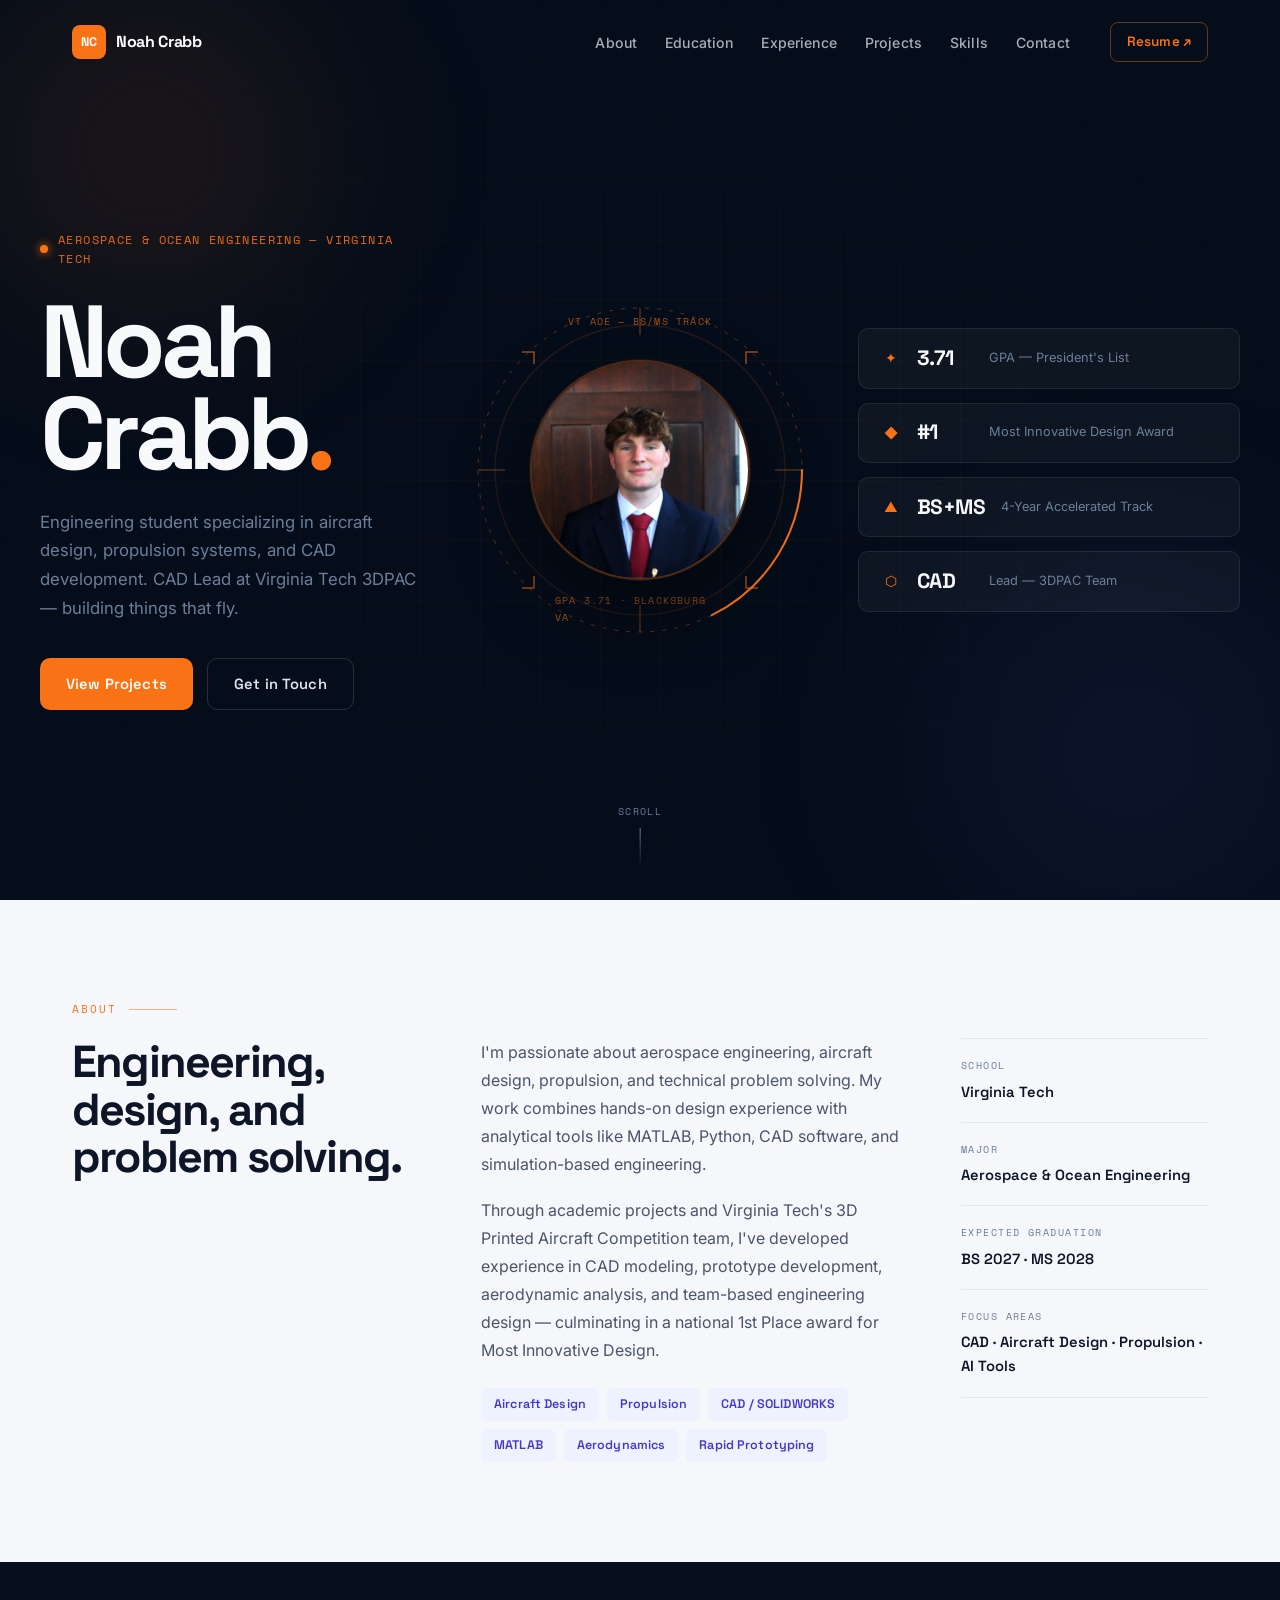
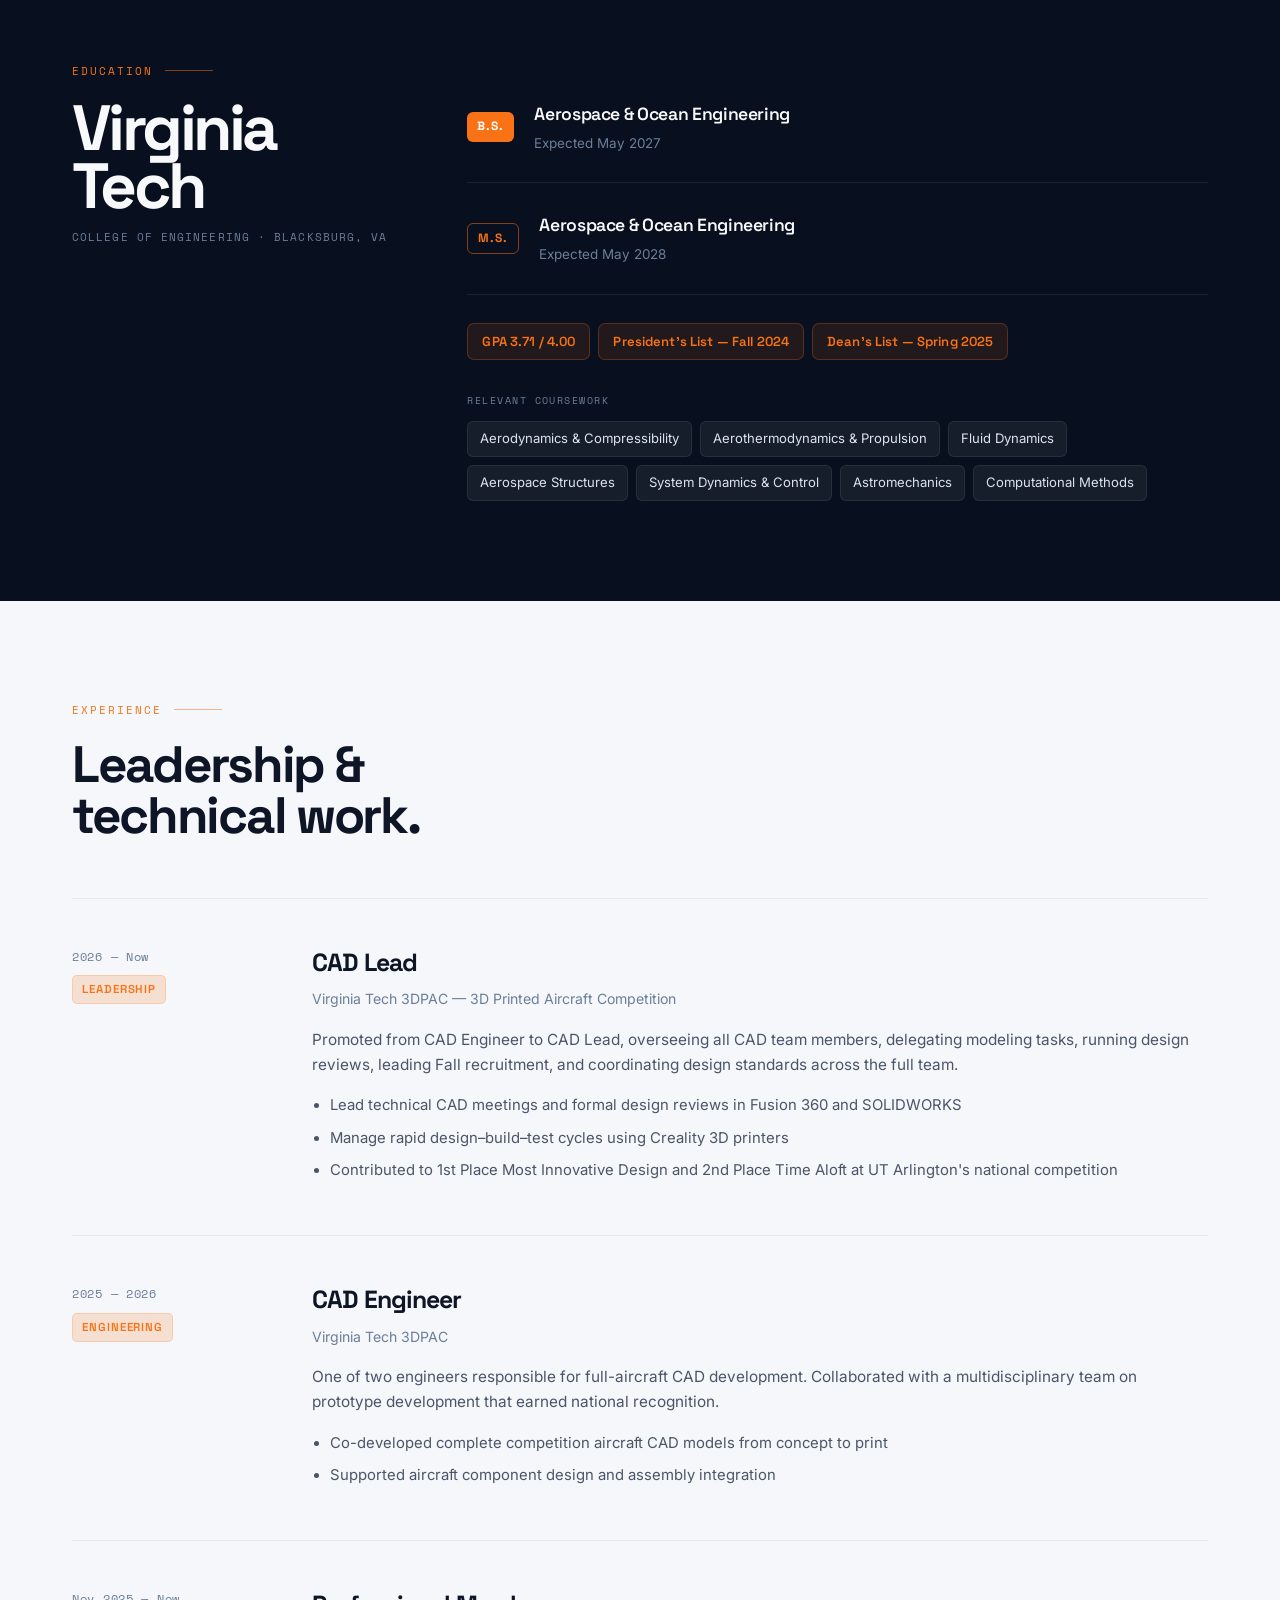
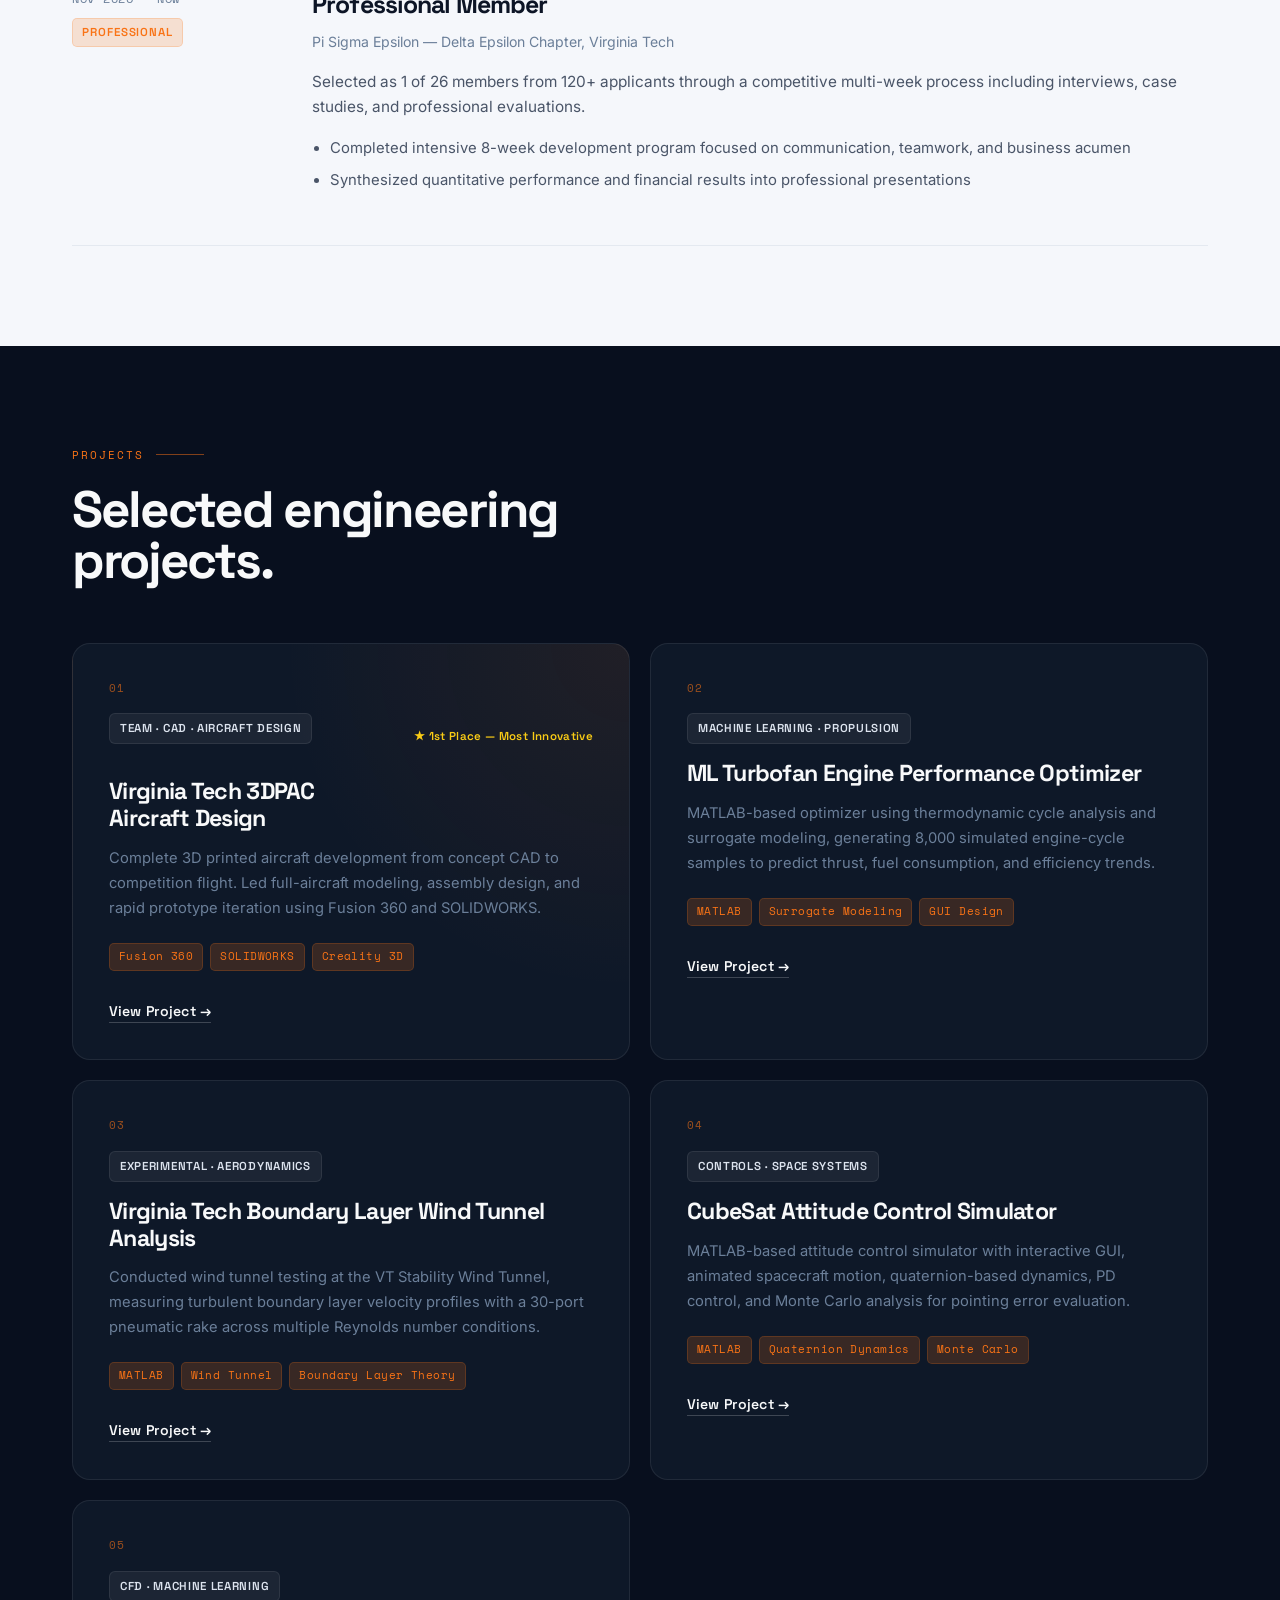
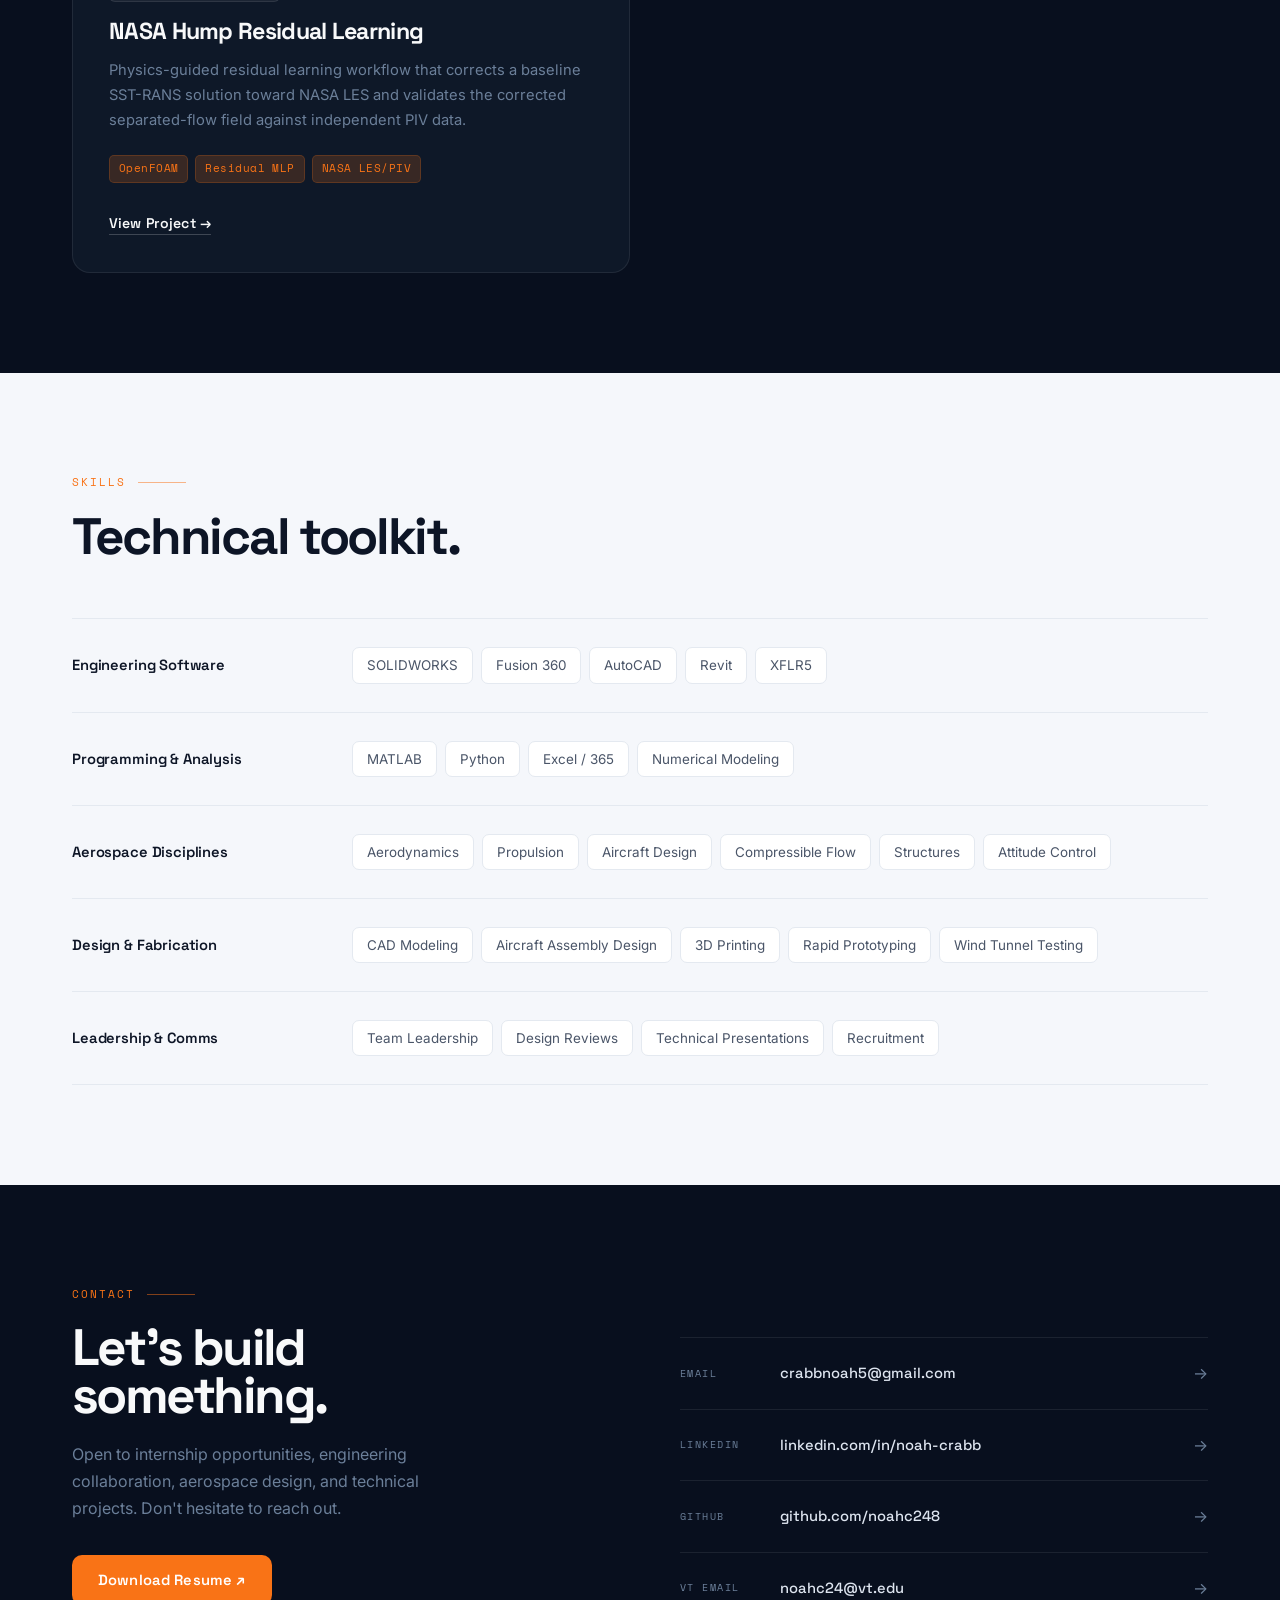
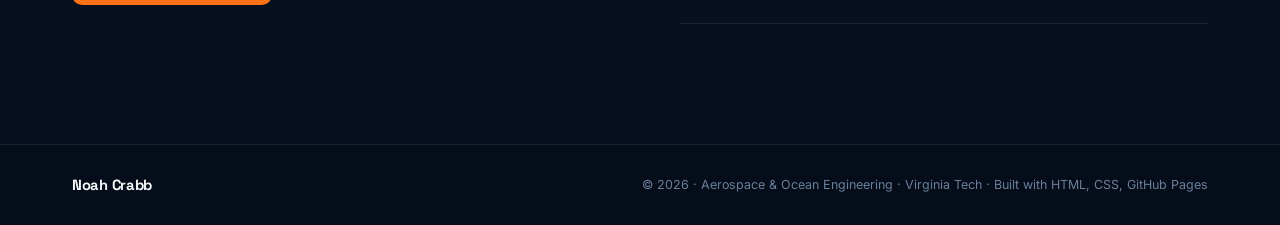
<file: index.html>
<!DOCTYPE html>
<html lang="en">
<head>
  <meta charset="UTF-8" />
  <meta name="viewport" content="width=device-width, initial-scale=1.0" />
  <title>Noah Crabb | Aerospace Engineering</title>
  <link rel="stylesheet" href="style.css" />
  <link rel="preconnect" href="https://fonts.googleapis.com">
  <link rel="preconnect" href="https://fonts.gstatic.com" crossorigin>
  <link href="https://fonts.googleapis.com/css2?family=Space+Grotesk:wght@400;500;600;700&family=Inter:wght@400;500;600&family=Space+Mono:wght@400;700&display=swap" rel="stylesheet">
</head>
 
<body>
 
  <!-- NAVIGATION -->
  <header class="navbar" id="navbar">
    <div class="nav-container">
      <a href="#home" class="logo">
        <span class="logo-mark">NC</span>
        <span class="logo-text">Noah Crabb</span>
      </a>
      <nav class="nav-links">
        <a href="#about">About</a>
        <a href="#education">Education</a>
        <a href="#experience">Experience</a>
        <a href="#projects">Projects</a>
        <a href="#skills">Skills</a>
        <a href="#contact">Contact</a>
      </nav>
      <a href="Noah_Crabb_Resume.pdf" class="nav-cta" target="_blank">Resume ↗</a>
    </div>
  </header>
 
  <!-- HERO -->
  <section id="home" class="hero">
    <!-- Background grid -->
    <div class="hero-grid-overlay"></div>
    <!-- Ambient orbs -->
    <div class="orb orb-1"></div>
    <div class="orb orb-2"></div>
 
    <div class="hero-inner">
 
      <!-- Left column: text -->
      <div class="hero-text" data-reveal>
        <div class="eyebrow-wrap">
          <span class="eyebrow-dot"></span>
          <span class="eyebrow">Aerospace &amp; Ocean Engineering — Virginia Tech</span>
        </div>
        <h1 class="hero-name">Noah<br>Crabb<span class="period">.</span></h1>
        <p class="hero-desc">
          Engineering student specializing in aircraft design, propulsion systems, and CAD development.
          CAD Lead at Virginia Tech 3DPAC — building things that fly.
        </p>
        <div class="hero-actions">
          <a href="#projects" class="btn-primary">View Projects</a>
          <a href="#contact" class="btn-ghost">Get in Touch</a>
        </div>
      </div>
 
      <!-- Center column: photo + HUD ring -->
      <div class="hero-photo-col" data-reveal data-delay="100">
        <div class="hud-ring-wrap">
          <svg class="hud-ring" viewBox="0 0 340 340" fill="none" xmlns="http://www.w3.org/2000/svg">
            <!-- Outer ring -->
            <circle cx="170" cy="170" r="162" stroke="#f97316" stroke-width="1" stroke-dasharray="4 8" opacity="0.35"/>
            <!-- Mid ring -->
            <circle cx="170" cy="170" r="145" stroke="#f97316" stroke-width="1.5" opacity="0.12"/>
            <!-- Animated arc -->
            <circle cx="170" cy="170" r="162" stroke="#f97316" stroke-width="2"
              stroke-dasharray="180 840" stroke-linecap="round" class="hud-arc"/>
            <!-- Cross hairs -->
            <line x1="170" y1="8" x2="170" y2="35" stroke="#f97316" stroke-width="1" opacity="0.5"/>
            <line x1="170" y1="305" x2="170" y2="332" stroke="#f97316" stroke-width="1" opacity="0.5"/>
            <line x1="8" y1="170" x2="35" y2="170" stroke="#f97316" stroke-width="1" opacity="0.5"/>
            <line x1="305" y1="170" x2="332" y2="170" stroke="#f97316" stroke-width="1" opacity="0.5"/>
            <!-- Corner marks -->
            <path d="M52 52 L64 52 L64 64" stroke="#f97316" stroke-width="1.5" opacity="0.6"/>
            <path d="M288 52 L276 52 L276 64" stroke="#f97316" stroke-width="1.5" opacity="0.6"/>
            <path d="M52 288 L64 288 L64 276" stroke="#f97316" stroke-width="1.5" opacity="0.6"/>
            <path d="M288 288 L276 288 L276 276" stroke="#f97316" stroke-width="1.5" opacity="0.6"/>
          </svg>
          <div class="hero-photo-frame">
            <img src="./headshot.jpg" alt="Noah Crabb" class="hero-photo">
          </div>
          <!-- HUD labels -->
          <div class="hud-label hud-top">VT AOE — BS/MS TRACK</div>
          <div class="hud-label hud-bottom">GPA 3.71 · BLACKSBURG VA</div>
        </div>
      </div>
 
      <!-- Right column: stat cards -->
      <div class="hero-stats" data-reveal data-delay="200">
        <div class="stat-card">
          <div class="stat-icon">✦</div>
          <div class="stat-value">3.71</div>
          <div class="stat-label">GPA — President's List</div>
        </div>
        <div class="stat-card">
          <div class="stat-icon">◆</div>
          <div class="stat-value">#1</div>
          <div class="stat-label">Most Innovative Design Award</div>
        </div>
        <div class="stat-card">
          <div class="stat-icon">▲</div>
          <div class="stat-value">BS+MS</div>
          <div class="stat-label">4-Year Accelerated Track</div>
        </div>
        <div class="stat-card">
          <div class="stat-icon">⬡</div>
          <div class="stat-value">CAD</div>
          <div class="stat-label">Lead — 3DPAC Team</div>
        </div>
      </div>
 
    </div>
 
    <!-- Scroll hint -->
    <div class="scroll-hint">
      <span>Scroll</span>
      <div class="scroll-line"></div>
    </div>
  </section>
 
  <!-- ABOUT -->
  <section id="about" class="section">
    <div class="container">
      <div class="section-label" data-reveal>About</div>
      <div class="about-layout">
        <div class="about-heading" data-reveal>
          <h2>Engineering,<br>design, and<br>problem solving.</h2>
        </div>
        <div class="about-body" data-reveal data-delay="100">
          <p>
            I'm passionate about aerospace engineering, aircraft design, propulsion, and technical
            problem solving. My work combines hands-on design experience with analytical tools
            like MATLAB, Python, CAD software, and simulation-based engineering.
          </p>
          <p>
            Through academic projects and Virginia Tech's 3D Printed Aircraft Competition team,
            I've developed experience in CAD modeling, prototype development, aerodynamic analysis,
            and team-based engineering design — culminating in a national 1st Place award for
            Most Innovative Design.
          </p>
          <div class="about-tags">
            <span>Aircraft Design</span>
            <span>Propulsion</span>
            <span>CAD / SOLIDWORKS</span>
            <span>MATLAB</span>
            <span>Aerodynamics</span>
            <span>Rapid Prototyping</span>
          </div>
        </div>
        <div class="quick-facts-col" data-reveal data-delay="150">
          <div class="qf-block">
            <div class="qf-label">School</div>
            <div class="qf-value">Virginia Tech</div>
          </div>
          <div class="qf-block">
            <div class="qf-label">Major</div>
            <div class="qf-value">Aerospace &amp; Ocean Engineering</div>
          </div>
          <div class="qf-block">
            <div class="qf-label">Expected Graduation</div>
            <div class="qf-value">BS 2027 · MS 2028</div>
          </div>
          <div class="qf-block">
            <div class="qf-label">Focus Areas</div>
            <div class="qf-value">CAD · Aircraft Design · Propulsion · AI Tools</div>
          </div>
        </div>
      </div>
    </div>
  </section>
 
  <!-- EDUCATION -->
  <section id="education" class="section section-dark">
    <div class="container">
      <div class="section-label light" data-reveal>Education</div>
      <div class="edu-layout" data-reveal>
        <div class="edu-left">
          <h2>Virginia<br>Tech</h2>
          <p class="edu-sub">College of Engineering · Blacksburg, VA</p>
        </div>
        <div class="edu-right">
          <div class="edu-degree">
            <div class="edu-degree-head">
              <span class="degree-badge">B.S.</span>
              <div>
                <div class="degree-title">Aerospace &amp; Ocean Engineering</div>
                <div class="degree-date">Expected May 2027</div>
              </div>
            </div>
          </div>
          <div class="edu-degree">
            <div class="edu-degree-head">
              <span class="degree-badge ms">M.S.</span>
              <div>
                <div class="degree-title">Aerospace &amp; Ocean Engineering</div>
                <div class="degree-date">Expected May 2028</div>
              </div>
            </div>
          </div>
          <div class="edu-honors">
            <div class="honor-pill">GPA 3.71 / 4.00</div>
            <div class="honor-pill">President's List — Fall 2024</div>
            <div class="honor-pill">Dean's List — Spring 2025</div>
          </div>
          <div class="coursework">
            <div class="coursework-label">Relevant Coursework</div>
            <div class="coursework-tags">
              <span>Aerodynamics &amp; Compressibility</span>
              <span>Aerothermodynamics &amp; Propulsion</span>
              <span>Fluid Dynamics</span>
              <span>Aerospace Structures</span>
              <span>System Dynamics &amp; Control</span>
              <span>Astromechanics</span>
              <span>Computational Methods</span>
            </div>
          </div>
        </div>
      </div>
    </div>
  </section>
 
  <!-- EXPERIENCE -->
  <section id="experience" class="section">
    <div class="container">
      <div class="section-label" data-reveal>Experience</div>
      <h2 class="section-title" data-reveal>Leadership &amp;<br>technical work.</h2>
 
      <div class="exp-list">
 
        <div class="exp-item" data-reveal>
          <div class="exp-meta">
            <div class="exp-year">2026 — Now</div>
            <div class="exp-type">Leadership</div>
          </div>
          <div class="exp-body">
            <h3>CAD Lead</h3>
            <p class="exp-org">Virginia Tech 3DPAC — 3D Printed Aircraft Competition</p>
            <p>Promoted from CAD Engineer to CAD Lead, overseeing all CAD team members, delegating modeling tasks, running design reviews, leading Fall recruitment, and coordinating design standards across the full team.</p>
            <ul>
              <li>Lead technical CAD meetings and formal design reviews in Fusion 360 and SOLIDWORKS</li>
              <li>Manage rapid design–build–test cycles using Creality 3D printers</li>
              <li>Contributed to 1st Place Most Innovative Design and 2nd Place Time Aloft at UT Arlington's national competition</li>
            </ul>
          </div>
        </div>
 
        <div class="exp-item" data-reveal data-delay="80">
          <div class="exp-meta">
            <div class="exp-year">2025 — 2026</div>
            <div class="exp-type">Engineering</div>
          </div>
          <div class="exp-body">
            <h3>CAD Engineer</h3>
            <p class="exp-org">Virginia Tech 3DPAC</p>
            <p>One of two engineers responsible for full-aircraft CAD development. Collaborated with a multidisciplinary team on prototype development that earned national recognition.</p>
            <ul>
              <li>Co-developed complete competition aircraft CAD models from concept to print</li>
              <li>Supported aircraft component design and assembly integration</li>
            </ul>
          </div>
        </div>
 
        <div class="exp-item" data-reveal data-delay="160">
          <div class="exp-meta">
            <div class="exp-year">Nov 2025 — Now</div>
            <div class="exp-type">Professional</div>
          </div>
          <div class="exp-body">
            <h3>Professional Member</h3>
            <p class="exp-org">Pi Sigma Epsilon — Delta Epsilon Chapter, Virginia Tech</p>
            <p>Selected as 1 of 26 members from 120+ applicants through a competitive multi-week process including interviews, case studies, and professional evaluations.</p>
            <ul>
              <li>Completed intensive 8-week development program focused on communication, teamwork, and business acumen</li>
              <li>Synthesized quantitative performance and financial results into professional presentations</li>
            </ul>
          </div>
        </div>
 
      </div>
    </div>
  </section>
 
  <!-- PROJECTS -->
  <section id="projects" class="section section-dark">
    <div class="container">
      <div class="section-label light" data-reveal>Projects</div>
      <h2 class="section-title light" data-reveal>Selected engineering<br>projects.</h2>
 
      <div class="project-grid">
 
        <!-- Featured -->
        <article class="proj-card proj-featured" data-reveal>
          <div class="proj-num">01</div>
          <div class="proj-tag-row">
            <span class="proj-tag">Team · CAD · Aircraft Design</span>
            <span class="proj-award">★ 1st Place — Most Innovative</span>
          </div>
          <h3>Virginia Tech 3DPAC<br>Aircraft Design</h3>
          <p>Complete 3D printed aircraft development from concept CAD to competition flight. Led full-aircraft modeling, assembly design, and rapid prototype iteration using Fusion 360 and SOLIDWORKS.</p>
          <div class="proj-tools">
            <span>Fusion 360</span><span>SOLIDWORKS</span><span>Creality 3D</span>
          </div>
          <a href="projects/3DPAC.html" class="proj-link">View Project →</a>
        </article>
 
        <!-- Turbofan -->
        <article class="proj-card" data-reveal data-delay="80">
          <div class="proj-num">02</div>
          <span class="proj-tag">Machine Learning · Propulsion</span>
          <h3>ML Turbofan Engine Performance Optimizer</h3>
          <p>MATLAB-based optimizer using thermodynamic cycle analysis and surrogate modeling, generating 8,000 simulated engine-cycle samples to predict thrust, fuel consumption, and efficiency trends.</p>
          <div class="proj-tools">
            <span>MATLAB</span><span>Surrogate Modeling</span><span>GUI Design</span>
          </div>
          <a href="projects/turbofan_optimizer.html" class="proj-link">View Project →</a>
        </article>
 
        <!-- Wind Tunnel -->
        <article class="proj-card" data-reveal data-delay="160">
          <div class="proj-num">03</div>
          <span class="proj-tag">Experimental · Aerodynamics</span>
          <h3> Virginia Tech Boundary Layer Wind Tunnel Analysis</h3>
          <p>Conducted wind tunnel testing at the VT Stability Wind Tunnel, measuring turbulent boundary layer velocity profiles with a 30-port pneumatic rake across multiple Reynolds number conditions.</p>
          <div class="proj-tools">
            <span>MATLAB</span><span>Wind Tunnel</span><span>Boundary Layer Theory</span>
          </div>
          <a href="projects/wind_tunnel_analysis.html" class="proj-link">View Project →</a>
        </article>
 
        <!-- CubeSat -->
        <article class="proj-card" data-reveal data-delay="240">
          <div class="proj-num">04</div>
          <span class="proj-tag">Controls · Space Systems</span>
          <h3>CubeSat Attitude Control Simulator</h3>
          <p>MATLAB-based attitude control simulator with interactive GUI, animated spacecraft motion, quaternion-based dynamics, PD control, and Monte Carlo analysis for pointing error evaluation.</p>
          <div class="proj-tools">
            <span>MATLAB</span><span>Quaternion Dynamics</span><span>Monte Carlo</span>
          </div>
          <a href="projects/cubesat-attitude.html" class="proj-link">View Project →</a>
        </article>
 
        <!-- NASA Residual Learning -->
        <article class="proj-card" data-reveal data-delay="320">
          <div class="proj-num">05</div>
          <span class="proj-tag">CFD &middot; Machine Learning</span>
          <h3>NASA Hump Residual Learning</h3>
          <p>Physics-guided residual learning workflow that corrects a baseline SST-RANS solution toward NASA LES and validates the corrected separated-flow field against independent PIV data.</p>
          <div class="proj-tools">
            <span>OpenFOAM</span><span>Residual MLP</span><span>NASA LES/PIV</span>
          </div>
          <a href="projects/nasa_hump_residual_learning.html" class="proj-link">View Project &rarr;</a>
        </article>
      </div>
    </div>
  </section>
 
  <!-- SKILLS -->
  <section id="skills" class="section">
    <div class="container">
      <div class="section-label" data-reveal>Skills</div>
      <h2 class="section-title" data-reveal>Technical toolkit.</h2>
 
      <div class="skills-layout" data-reveal>
 
        <div class="skill-group">
          <div class="skill-group-label">Engineering Software</div>
          <div class="skill-list">
            <span>SOLIDWORKS</span>
            <span>Fusion 360</span>
            <span>AutoCAD</span>
            <span>Revit</span>
            <span>XFLR5</span>
          </div>
        </div>
 
        <div class="skill-group">
          <div class="skill-group-label">Programming &amp; Analysis</div>
          <div class="skill-list">
            <span>MATLAB</span>
            <span>Python</span>
            <span>Excel / 365</span>
            <span>Numerical Modeling</span>
          </div>
        </div>
 
        <div class="skill-group">
          <div class="skill-group-label">Aerospace Disciplines</div>
          <div class="skill-list">
            <span>Aerodynamics</span>
            <span>Propulsion</span>
            <span>Aircraft Design</span>
            <span>Compressible Flow</span>
            <span>Structures</span>
            <span>Attitude Control</span>
          </div>
        </div>
 
        <div class="skill-group">
          <div class="skill-group-label">Design &amp; Fabrication</div>
          <div class="skill-list">
            <span>CAD Modeling</span>
            <span>Aircraft Assembly Design</span>
            <span>3D Printing</span>
            <span>Rapid Prototyping</span>
            <span>Wind Tunnel Testing</span>
          </div>
        </div>
 
        <div class="skill-group">
          <div class="skill-group-label">Leadership &amp; Comms</div>
          <div class="skill-list">
            <span>Team Leadership</span>
            <span>Design Reviews</span>
            <span>Technical Presentations</span>
            <span>Recruitment</span>
          </div>
        </div>
 
      </div>
    </div>
  </section>
 
  <!-- CONTACT -->
  <section id="contact" class="section section-dark contact-section">
    <div class="container">
      <div class="contact-inner" data-reveal>
        <div class="contact-text">
          <div class="section-label light">Contact</div>
          <h2>Let's build<br>something.</h2>
          <p>Open to internship opportunities, engineering collaboration, aerospace design, and technical projects. Don't hesitate to reach out.</p>
          <a href="Noah_Crabb_Resume.pdf" class="btn-primary" target="_blank">Download Resume ↗</a>
        </div>
        <div class="contact-links-col">
          <a href="mailto:crabbnoah5@gmail.com" class="contact-link">
            <span class="cl-label">Email</span>
            <span class="cl-val">crabbnoah5@gmail.com</span>
            <span class="cl-arrow">→</span>
          </a>
          <a href="https://www.linkedin.com/in/noah-crabb/" target="_blank" class="contact-link">
            <span class="cl-label">LinkedIn</span>
            <span class="cl-val">linkedin.com/in/noah-crabb</span>
            <span class="cl-arrow">→</span>
          </a>
          <a href="https://github.com/noahc248" target="_blank" class="contact-link">
            <span class="cl-label">GitHub</span>
            <span class="cl-val">github.com/noahc248</span>
            <span class="cl-arrow">→</span>
          </a>
          <a href="noahc24@vt.edu" class="contact-link">
            <span class="cl-label">VT Email</span>
            <span class="cl-val">noahc24@vt.edu</span>
            <span class="cl-arrow">→</span>
          </a>
        </div>
      </div>
    </div>
  </section>
 
  <!-- FOOTER -->
  <footer class="footer">
    <div class="container footer-inner">
      <span class="footer-name">Noah Crabb</span>
      <span class="footer-copy">© 2026 · Aerospace &amp; Ocean Engineering · Virginia Tech · Built with HTML, CSS, GitHub Pages</span>
    </div>
  </footer>
 
  <script>
    // Scroll reveal
    const reveals = document.querySelectorAll('[data-reveal]');
    const observer = new IntersectionObserver((entries) => {
      entries.forEach(e => {
        if (e.isIntersecting) {
          const delay = e.target.dataset.delay || 0;
          setTimeout(() => e.target.classList.add('revealed'), Number(delay));
          observer.unobserve(e.target);
        }
      });
    }, { threshold: 0.1 });
    reveals.forEach(el => observer.observe(el));
 
    // Navbar scroll state
    window.addEventListener('scroll', () => {
      document.getElementById('navbar').classList.toggle('scrolled', window.scrollY > 40);
    });
  </script>
 
</body>
</html>
</file>
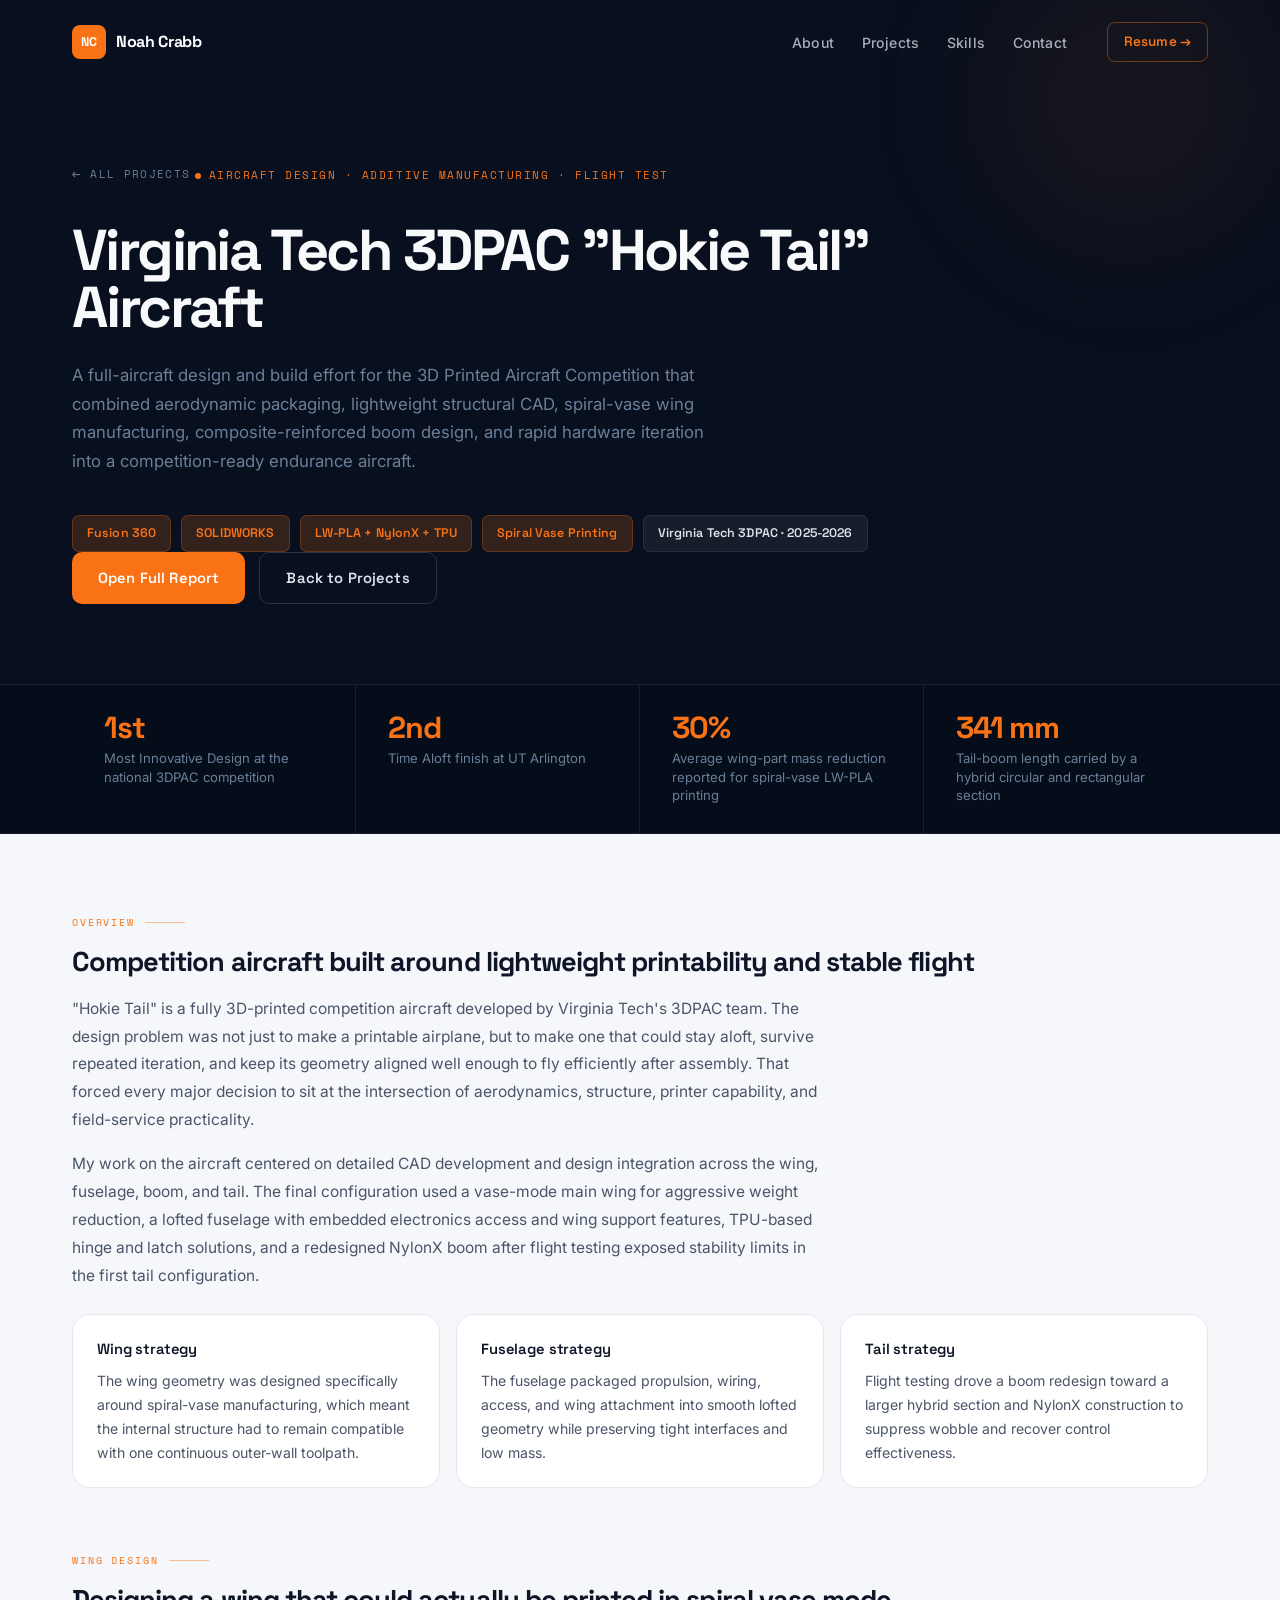
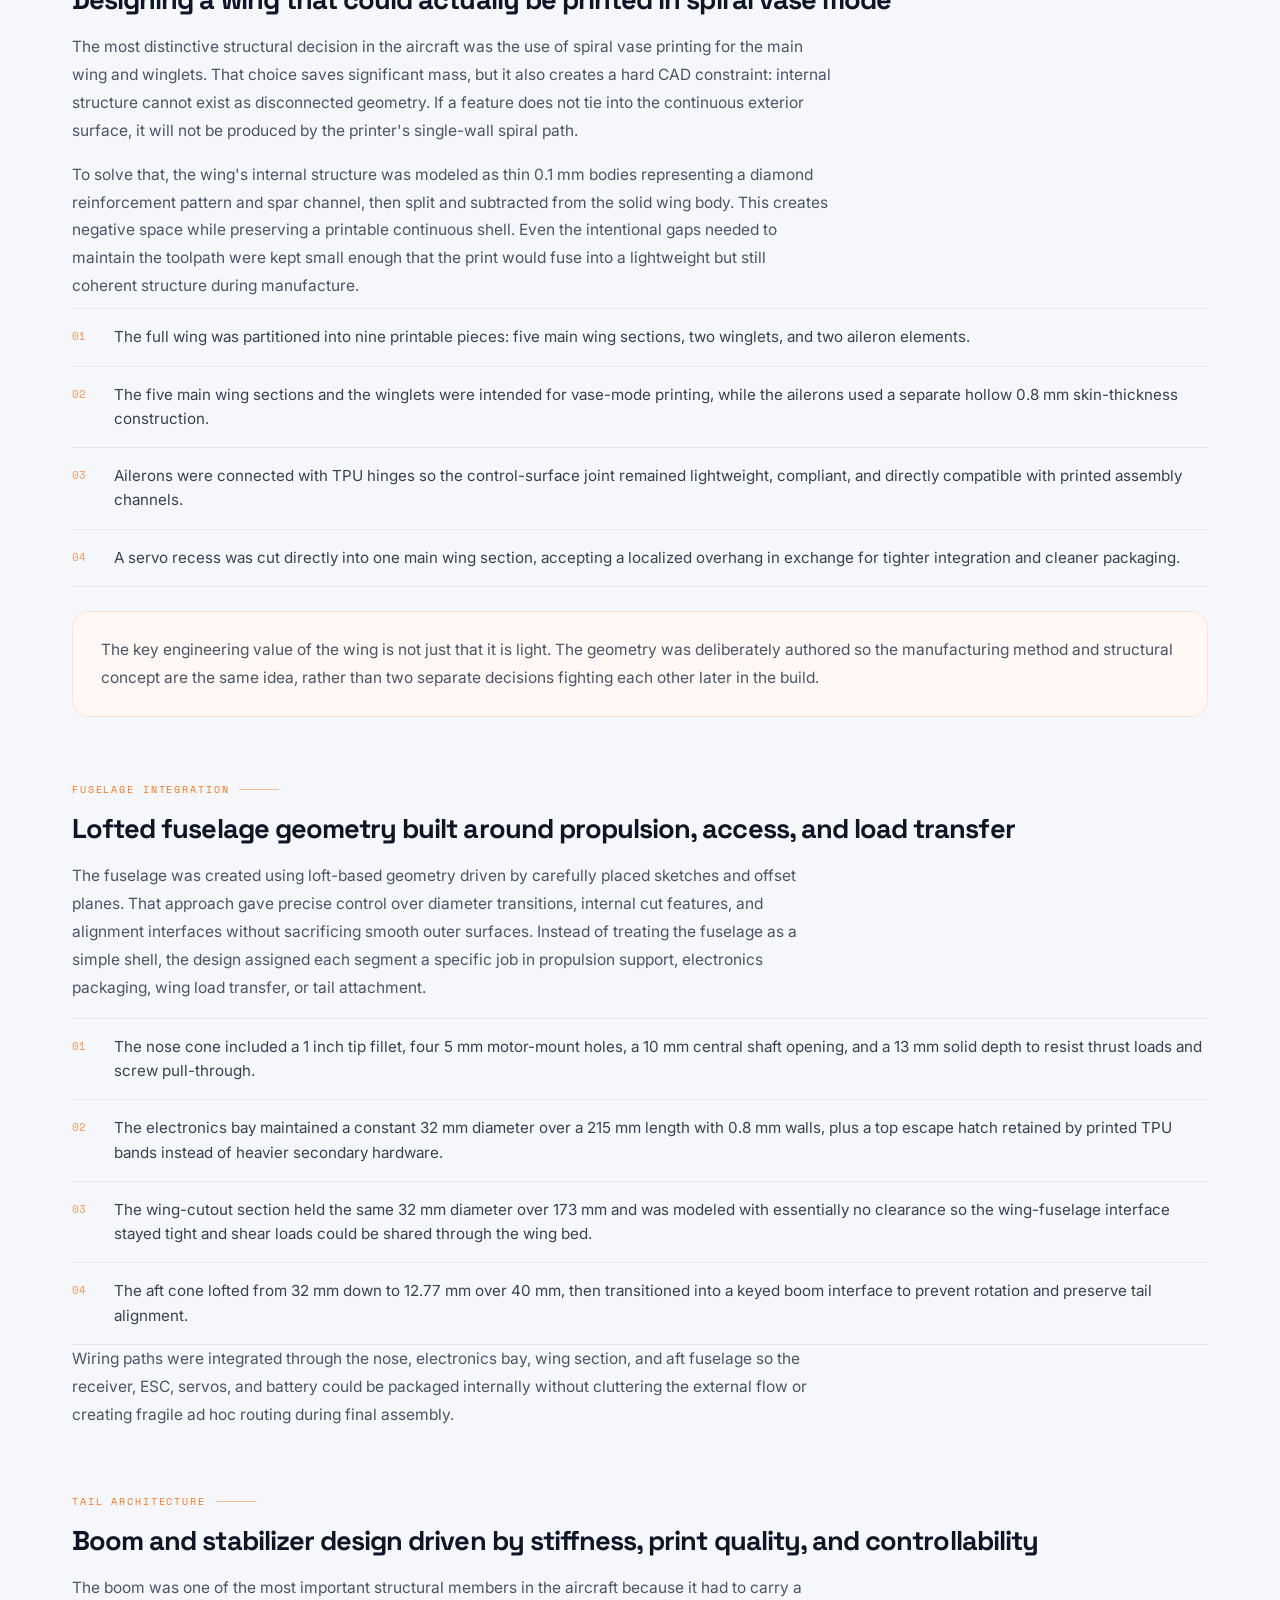
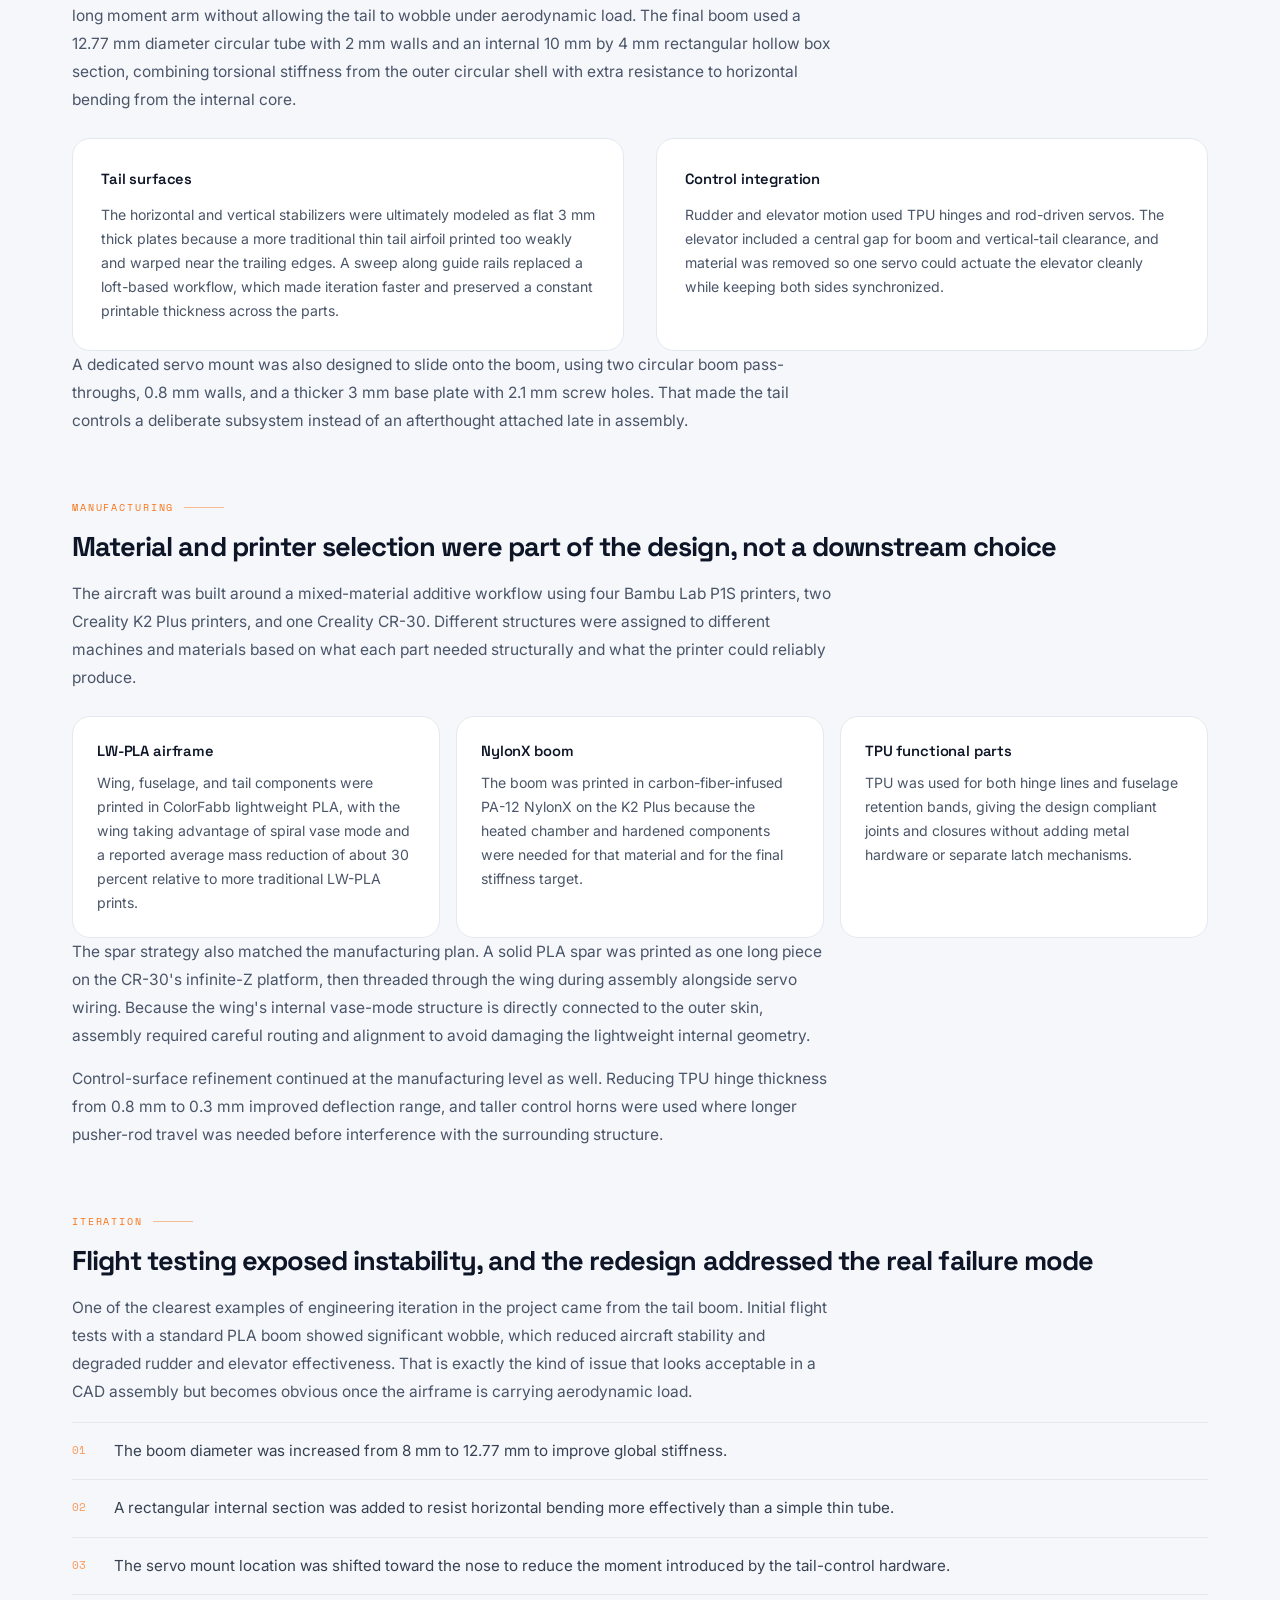
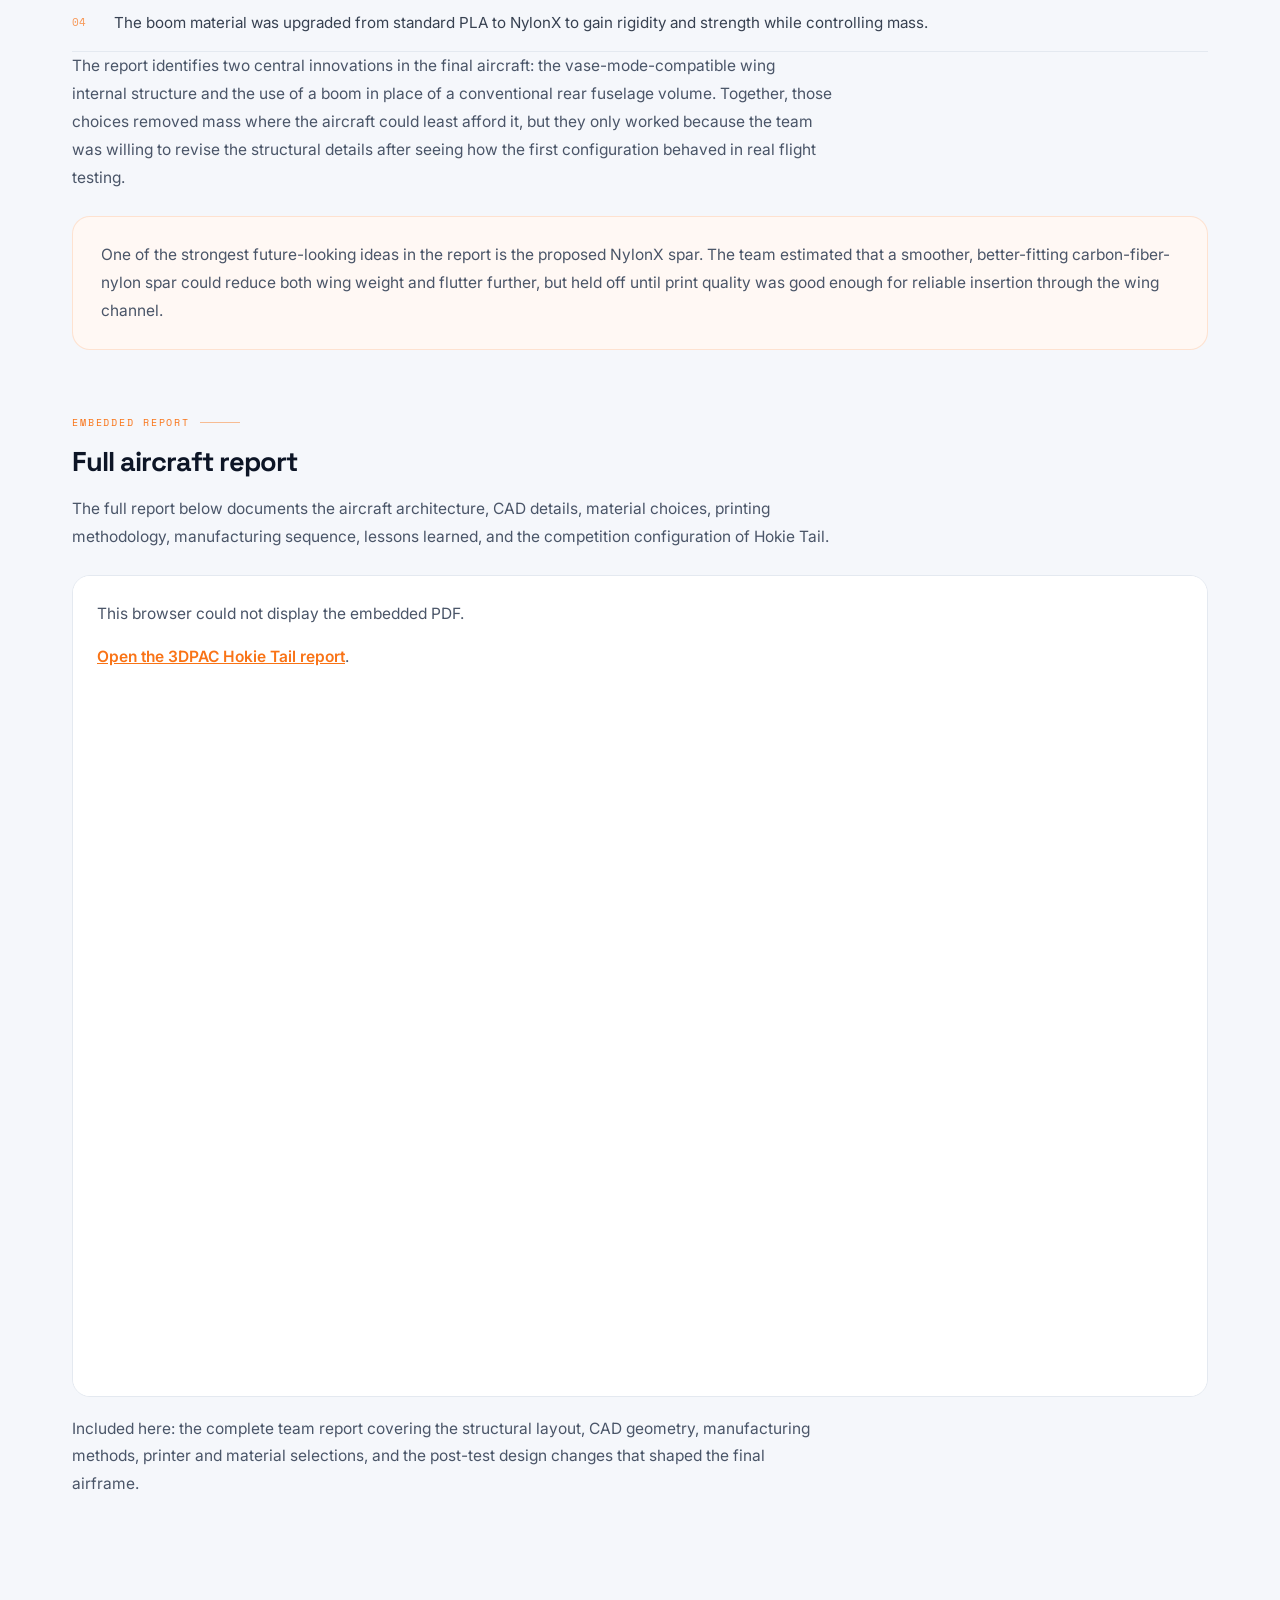
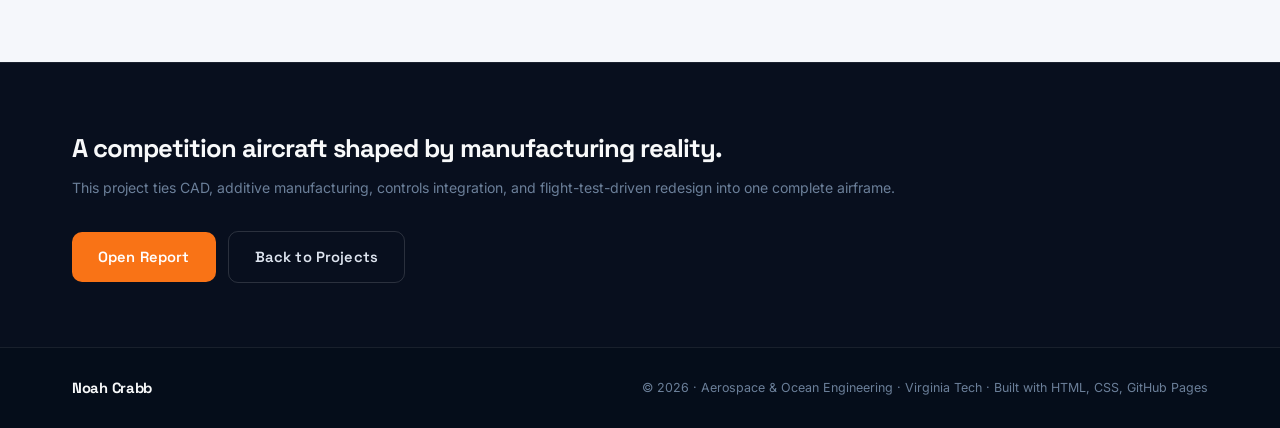
<file: projects/3DPAC.html>
<!DOCTYPE html>
<html lang="en">
<head>
  <meta charset="UTF-8" />
  <meta name="viewport" content="width=device-width, initial-scale=1.0" />
  <title>Virginia Tech 3DPAC Hokie Tail | Noah Crabb</title>
  <link rel="stylesheet" href="../style.css" />
  <link rel="stylesheet" href="./project-page.css" />
  <link rel="preconnect" href="https://fonts.googleapis.com">
  <link rel="preconnect" href="https://fonts.gstatic.com" crossorigin>
  <link href="https://fonts.googleapis.com/css2?family=Space+Grotesk:wght@400;500;600;700&family=Inter:wght@400;500;600&family=Space+Mono:wght@400;700&display=swap" rel="stylesheet">
</head>
<body>
  <header class="navbar scrolled" id="navbar">
    <div class="nav-container">
      <a href="../index.html" class="logo">
        <span class="logo-mark">NC</span>
        <span class="logo-text">Noah Crabb</span>
      </a>
      <nav class="nav-links">
        <a href="../index.html#about">About</a>
        <a href="../index.html#projects">Projects</a>
        <a href="../index.html#skills">Skills</a>
        <a href="../index.html#contact">Contact</a>
      </nav>
      <a href="../Noah_Crabb_Resume.pdf" class="nav-cta" target="_blank">Resume &rarr;</a>
    </div>
  </header>

  <section class="proj-hero">
    <div class="proj-hero-grid"></div>
    <div class="proj-hero-orb"></div>
    <div class="container proj-hero-inner">
      <a href="../index.html#projects" class="proj-back">
        <span class="proj-back-arrow">&larr;</span> All Projects
      </a>

      <div class="proj-hero-tag">Aircraft Design &middot; Additive Manufacturing &middot; Flight Test</div>
      <h1>Virginia Tech 3DPAC "Hokie Tail" Aircraft</h1>
      <p class="proj-hero-sub">
        A full-aircraft design and build effort for the 3D Printed Aircraft Competition that combined
        aerodynamic packaging, lightweight structural CAD, spiral-vase wing manufacturing, composite-reinforced
        boom design, and rapid hardware iteration into a competition-ready endurance aircraft.
      </p>

      <div class="proj-meta-row">
        <span class="proj-meta-pill pill-tool">Fusion 360</span>
        <span class="proj-meta-pill pill-tool">SOLIDWORKS</span>
        <span class="proj-meta-pill pill-tool">LW-PLA + NylonX + TPU</span>
        <span class="proj-meta-pill pill-tool">Spiral Vase Printing</span>
        <span class="proj-meta-pill pill-type">Virginia Tech 3DPAC &middot; 2025-2026</span>
      </div>

      <div class="hero-actions">
        <a href="../3DPAC%20project/3DPAC_2026_Hokie_Tail.pdf" class="btn-primary" target="_blank">Open Full Report</a>
        <a href="../index.html#projects" class="btn-ghost">Back to Projects</a>
      </div>
    </div>
  </section>

  <div class="proj-stats-bar">
    <div class="container">
      <div class="proj-stats-bar-inner">
        <div class="proj-stat">
          <div class="proj-stat-val">1st</div>
          <div class="proj-stat-label">Most Innovative Design at the national 3DPAC competition</div>
        </div>
        <div class="proj-stat">
          <div class="proj-stat-val">2nd</div>
          <div class="proj-stat-label">Time Aloft finish at UT Arlington</div>
        </div>
        <div class="proj-stat">
          <div class="proj-stat-val">30%</div>
          <div class="proj-stat-label">Average wing-part mass reduction reported for spiral-vase LW-PLA printing</div>
        </div>
        <div class="proj-stat">
          <div class="proj-stat-val">341 mm</div>
          <div class="proj-stat-label">Tail-boom length carried by a hybrid circular and rectangular section</div>
        </div>
      </div>
    </div>
  </div>

  <div class="proj-content">
    <div class="container">
      <div class="proj-section" data-reveal>
        <div class="proj-section-label">Overview</div>
        <h2>Competition aircraft built around lightweight printability and stable flight</h2>
        <p>
          "Hokie Tail" is a fully 3D-printed competition aircraft developed by Virginia Tech's 3DPAC team.
          The design problem was not just to make a printable airplane, but to make one that could stay aloft,
          survive repeated iteration, and keep its geometry aligned well enough to fly efficiently after
          assembly. That forced every major decision to sit at the intersection of aerodynamics, structure,
          printer capability, and field-service practicality.
        </p>
        <p>
          My work on the aircraft centered on detailed CAD development and design integration across the wing,
          fuselage, boom, and tail. The final configuration used a vase-mode main wing for aggressive weight
          reduction, a lofted fuselage with embedded electronics access and wing support features, TPU-based
          hinge and latch solutions, and a redesigned NylonX boom after flight testing exposed stability limits
          in the first tail configuration.
        </p>

        <div class="proj-summary-grid">
          <div class="proj-summary-card">
            <h4>Wing strategy</h4>
            <p>The wing geometry was designed specifically around spiral-vase manufacturing, which meant the internal structure had to remain compatible with one continuous outer-wall toolpath.</p>
          </div>
          <div class="proj-summary-card">
            <h4>Fuselage strategy</h4>
            <p>The fuselage packaged propulsion, wiring, access, and wing attachment into smooth lofted geometry while preserving tight interfaces and low mass.</p>
          </div>
          <div class="proj-summary-card">
            <h4>Tail strategy</h4>
            <p>Flight testing drove a boom redesign toward a larger hybrid section and NylonX construction to suppress wobble and recover control effectiveness.</p>
          </div>
        </div>
      </div>

      <div class="proj-section" data-reveal>
        <div class="proj-section-label">Wing Design</div>
        <h2>Designing a wing that could actually be printed in spiral vase mode</h2>
        <p>
          The most distinctive structural decision in the aircraft was the use of spiral vase printing for the
          main wing and winglets. That choice saves significant mass, but it also creates a hard CAD constraint:
          internal structure cannot exist as disconnected geometry. If a feature does not tie into the continuous
          exterior surface, it will not be produced by the printer's single-wall spiral path.
        </p>
        <p>
          To solve that, the wing's internal structure was modeled as thin 0.1 mm bodies representing a diamond
          reinforcement pattern and spar channel, then split and subtracted from the solid wing body. This
          creates negative space while preserving a printable continuous shell. Even the intentional gaps needed
          to maintain the toolpath were kept small enough that the print would fuse into a lightweight but still
          coherent structure during manufacture.
        </p>
        <ul class="feature-list">
          <li data-n="01">The full wing was partitioned into nine printable pieces: five main wing sections, two winglets, and two aileron elements.</li>
          <li data-n="02">The five main wing sections and the winglets were intended for vase-mode printing, while the ailerons used a separate hollow 0.8 mm skin-thickness construction.</li>
          <li data-n="03">Ailerons were connected with TPU hinges so the control-surface joint remained lightweight, compliant, and directly compatible with printed assembly channels.</li>
          <li data-n="04">A servo recess was cut directly into one main wing section, accepting a localized overhang in exchange for tighter integration and cleaner packaging.</li>
        </ul>
        <div class="proj-callout">
          <p>
            The key engineering value of the wing is not just that it is light. The geometry was deliberately
            authored so the manufacturing method and structural concept are the same idea, rather than two
            separate decisions fighting each other later in the build.
          </p>
        </div>
      </div>

      <div class="proj-section" data-reveal>
        <div class="proj-section-label">Fuselage Integration</div>
        <h2>Lofted fuselage geometry built around propulsion, access, and load transfer</h2>
        <p>
          The fuselage was created using loft-based geometry driven by carefully placed sketches and offset
          planes. That approach gave precise control over diameter transitions, internal cut features, and
          alignment interfaces without sacrificing smooth outer surfaces. Instead of treating the fuselage as a
          simple shell, the design assigned each segment a specific job in propulsion support, electronics
          packaging, wing load transfer, or tail attachment.
        </p>
        <ul class="feature-list">
          <li data-n="01">The nose cone included a 1 inch tip fillet, four 5 mm motor-mount holes, a 10 mm central shaft opening, and a 13 mm solid depth to resist thrust loads and screw pull-through.</li>
          <li data-n="02">The electronics bay maintained a constant 32 mm diameter over a 215 mm length with 0.8 mm walls, plus a top escape hatch retained by printed TPU bands instead of heavier secondary hardware.</li>
          <li data-n="03">The wing-cutout section held the same 32 mm diameter over 173 mm and was modeled with essentially no clearance so the wing-fuselage interface stayed tight and shear loads could be shared through the wing bed.</li>
          <li data-n="04">The aft cone lofted from 32 mm down to 12.77 mm over 40 mm, then transitioned into a keyed boom interface to prevent rotation and preserve tail alignment.</li>
        </ul>
        <p>
          Wiring paths were integrated through the nose, electronics bay, wing section, and aft fuselage so the
          receiver, ESC, servos, and battery could be packaged internally without cluttering the external flow or
          creating fragile ad hoc routing during final assembly.
        </p>
      </div>

      <div class="proj-section" data-reveal>
        <div class="proj-section-label">Tail Architecture</div>
        <h2>Boom and stabilizer design driven by stiffness, print quality, and controllability</h2>
        <p>
          The boom was one of the most important structural members in the aircraft because it had to carry a
          long moment arm without allowing the tail to wobble under aerodynamic load. The final boom used a
          12.77 mm diameter circular tube with 2 mm walls and an internal 10 mm by 4 mm rectangular hollow
          box section, combining torsional stiffness from the outer circular shell with extra resistance to
          horizontal bending from the internal core.
        </p>
        <div class="proj-two-col">
          <div class="proj-two-col-block">
            <h4>Tail surfaces</h4>
            <p>
              The horizontal and vertical stabilizers were ultimately modeled as flat 3 mm thick plates because
              a more traditional thin tail airfoil printed too weakly and warped near the trailing edges. A sweep
              along guide rails replaced a loft-based workflow, which made iteration faster and preserved a
              constant printable thickness across the parts.
            </p>
          </div>
          <div class="proj-two-col-block">
            <h4>Control integration</h4>
            <p>
              Rudder and elevator motion used TPU hinges and rod-driven servos. The elevator included a central
              gap for boom and vertical-tail clearance, and material was removed so one servo could actuate the
              elevator cleanly while keeping both sides synchronized.
            </p>
          </div>
        </div>
        <p>
          A dedicated servo mount was also designed to slide onto the boom, using two circular boom pass-throughs,
          0.8 mm walls, and a thicker 3 mm base plate with 2.1 mm screw holes. That made the tail controls a
          deliberate subsystem instead of an afterthought attached late in assembly.
        </p>
      </div>

      <div class="proj-section" data-reveal>
        <div class="proj-section-label">Manufacturing</div>
        <h2>Material and printer selection were part of the design, not a downstream choice</h2>
        <p>
          The aircraft was built around a mixed-material additive workflow using four Bambu Lab P1S printers,
          two Creality K2 Plus printers, and one Creality CR-30. Different structures were assigned to different
          machines and materials based on what each part needed structurally and what the printer could reliably
          produce.
        </p>
        <div class="proj-summary-grid">
          <div class="proj-summary-card">
            <h4>LW-PLA airframe</h4>
            <p>Wing, fuselage, and tail components were printed in ColorFabb lightweight PLA, with the wing taking advantage of spiral vase mode and a reported average mass reduction of about 30 percent relative to more traditional LW-PLA prints.</p>
          </div>
          <div class="proj-summary-card">
            <h4>NylonX boom</h4>
            <p>The boom was printed in carbon-fiber-infused PA-12 NylonX on the K2 Plus because the heated chamber and hardened components were needed for that material and for the final stiffness target.</p>
          </div>
          <div class="proj-summary-card">
            <h4>TPU functional parts</h4>
            <p>TPU was used for both hinge lines and fuselage retention bands, giving the design compliant joints and closures without adding metal hardware or separate latch mechanisms.</p>
          </div>
        </div>
        <p>
          The spar strategy also matched the manufacturing plan. A solid PLA spar was printed as one long piece
          on the CR-30's infinite-Z platform, then threaded through the wing during assembly alongside servo
          wiring. Because the wing's internal vase-mode structure is directly connected to the outer skin,
          assembly required careful routing and alignment to avoid damaging the lightweight internal geometry.
        </p>
        <p>
          Control-surface refinement continued at the manufacturing level as well. Reducing TPU hinge thickness
          from 0.8 mm to 0.3 mm improved deflection range, and taller control horns were used where longer
          pusher-rod travel was needed before interference with the surrounding structure.
        </p>
      </div>

      <div class="proj-section" data-reveal>
        <div class="proj-section-label">Iteration</div>
        <h2>Flight testing exposed instability, and the redesign addressed the real failure mode</h2>
        <p>
          One of the clearest examples of engineering iteration in the project came from the tail boom. Initial
          flight tests with a standard PLA boom showed significant wobble, which reduced aircraft stability and
          degraded rudder and elevator effectiveness. That is exactly the kind of issue that looks acceptable in
          a CAD assembly but becomes obvious once the airframe is carrying aerodynamic load.
        </p>
        <ul class="feature-list">
          <li data-n="01">The boom diameter was increased from 8 mm to 12.77 mm to improve global stiffness.</li>
          <li data-n="02">A rectangular internal section was added to resist horizontal bending more effectively than a simple thin tube.</li>
          <li data-n="03">The servo mount location was shifted toward the nose to reduce the moment introduced by the tail-control hardware.</li>
          <li data-n="04">The boom material was upgraded from standard PLA to NylonX to gain rigidity and strength while controlling mass.</li>
        </ul>
        <p>
          The report identifies two central innovations in the final aircraft: the vase-mode-compatible wing
          internal structure and the use of a boom in place of a conventional rear fuselage volume. Together,
          those choices removed mass where the aircraft could least afford it, but they only worked because the
          team was willing to revise the structural details after seeing how the first configuration behaved in
          real flight testing.
        </p>
        <div class="proj-callout">
          <p>
            One of the strongest future-looking ideas in the report is the proposed NylonX spar. The team
            estimated that a smoother, better-fitting carbon-fiber-nylon spar could reduce both wing weight and
            flutter further, but held off until print quality was good enough for reliable insertion through the
            wing channel.
          </p>
        </div>
      </div>

      <div class="proj-section" data-reveal>
        <div class="proj-section-label">Embedded Report</div>
        <h2>Full aircraft report</h2>
        <p>
          The full report below documents the aircraft architecture, CAD details, material choices, printing
          methodology, manufacturing sequence, lessons learned, and the competition configuration of Hokie Tail.
        </p>
        <div class="proj-report-frame">
          <object data="../3DPAC%20project/3DPAC_2026_Hokie_Tail.pdf" type="application/pdf">
            <div class="proj-report-fallback">
              <p>This browser could not display the embedded PDF.</p>
              <p><a href="../3DPAC%20project/3DPAC_2026_Hokie_Tail.pdf" target="_blank">Open the 3DPAC Hokie Tail report</a>.</p>
            </div>
          </object>
        </div>
        <p class="proj-materials-note">
          Included here: the complete team report covering the structural layout, CAD geometry, manufacturing
          methods, printer and material selections, and the post-test design changes that shaped the final airframe.
        </p>
      </div>
    </div>
  </div>

  <div class="proj-cta">
    <div class="container">
      <div class="proj-cta-inner">
        <div>
          <div class="proj-cta-text">A competition aircraft shaped by manufacturing reality.</div>
          <div class="proj-cta-sub">This project ties CAD, additive manufacturing, controls integration, and flight-test-driven redesign into one complete airframe.</div>
        </div>
        <div class="proj-cta-btns">
          <a href="../3DPAC%20project/3DPAC_2026_Hokie_Tail.pdf" class="btn-primary" target="_blank">Open Report</a>
          <a href="../index.html#projects" class="btn-ghost">Back to Projects</a>
        </div>
      </div>
    </div>
  </div>

  <footer class="footer">
    <div class="container footer-inner">
      <span class="footer-name">Noah Crabb</span>
      <span class="footer-copy">&copy; 2026 &middot; Aerospace &amp; Ocean Engineering &middot; Virginia Tech &middot; Built with HTML, CSS, GitHub Pages</span>
    </div>
  </footer>

  <script>
    const reveals = document.querySelectorAll('[data-reveal]');
    const observer = new IntersectionObserver((entries) => {
      entries.forEach((entry) => {
        if (entry.isIntersecting) {
          entry.target.classList.add('revealed');
          observer.unobserve(entry.target);
        }
      });
    }, { threshold: 0.08 });

    reveals.forEach((element) => observer.observe(element));

    window.addEventListener('scroll', () => {
      document.getElementById('navbar').classList.toggle('scrolled', window.scrollY > 0);
    });
  </script>
</body>
</html>
</file>
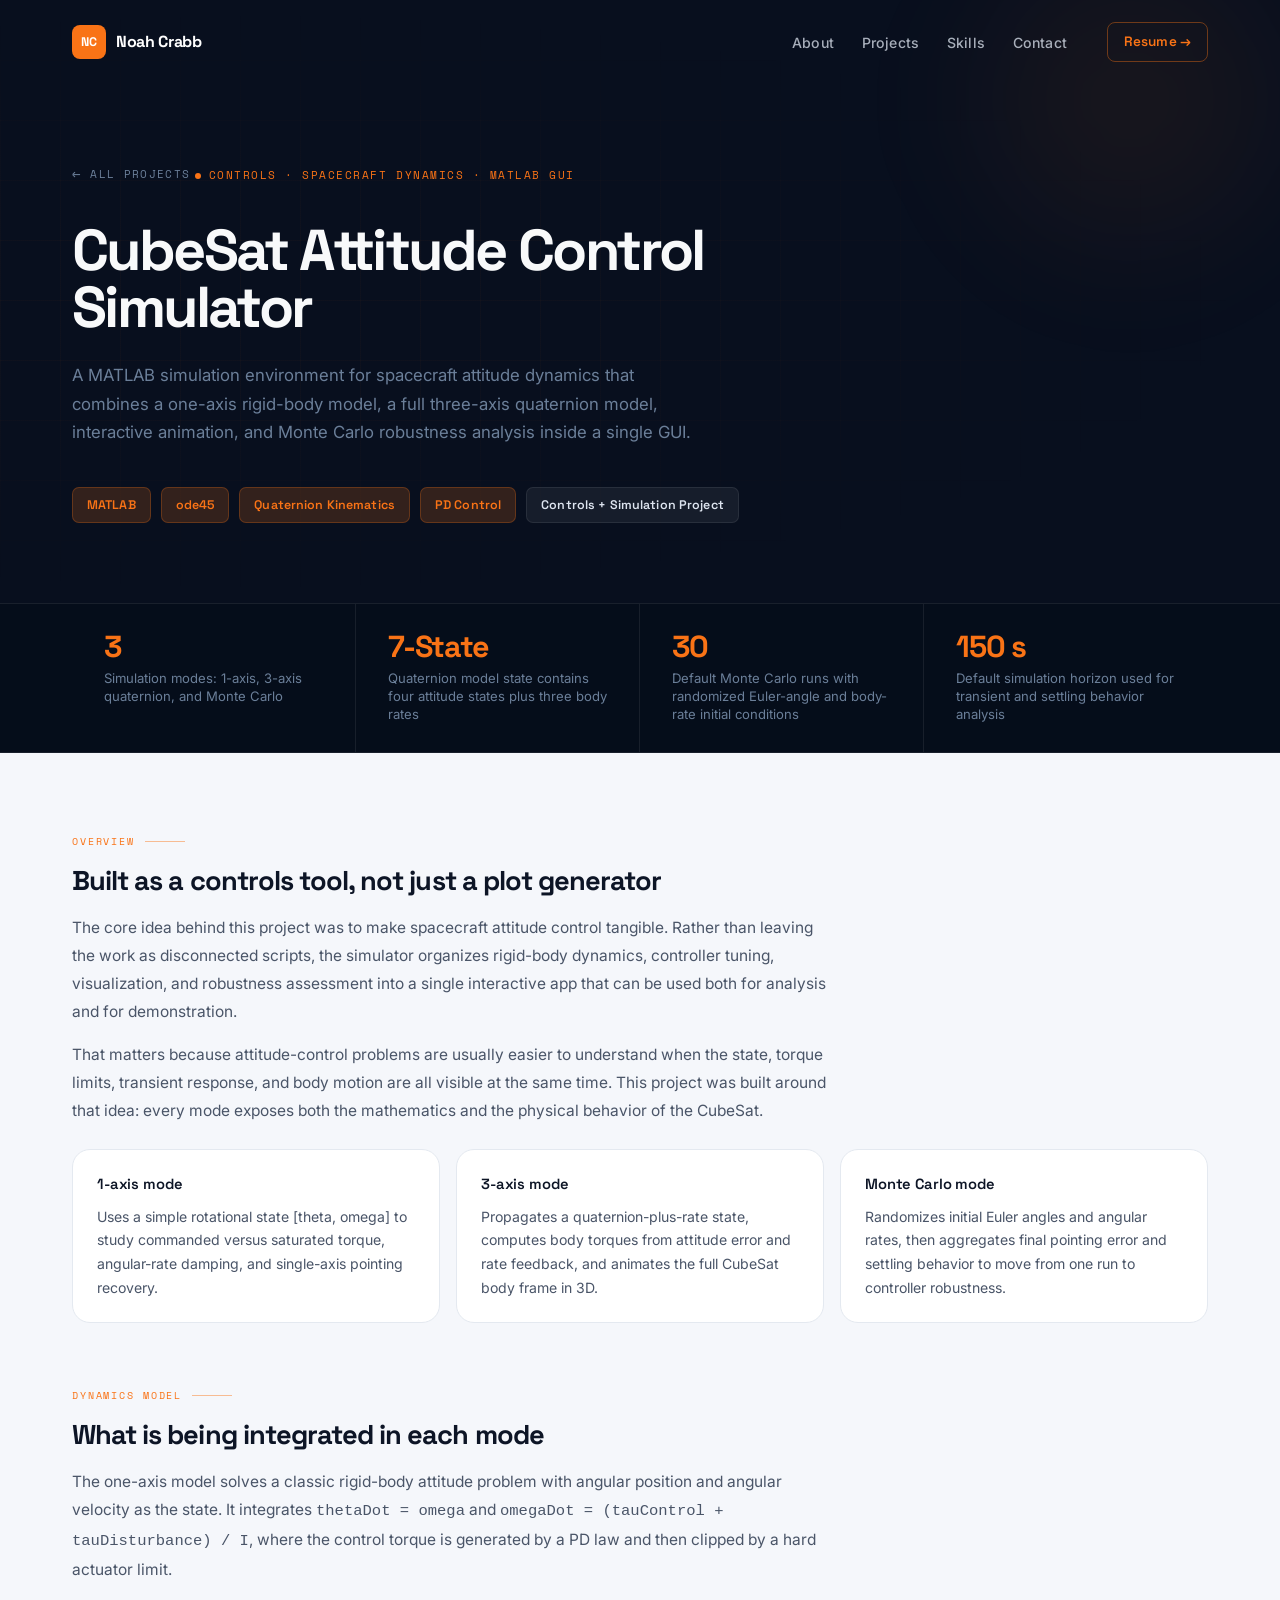
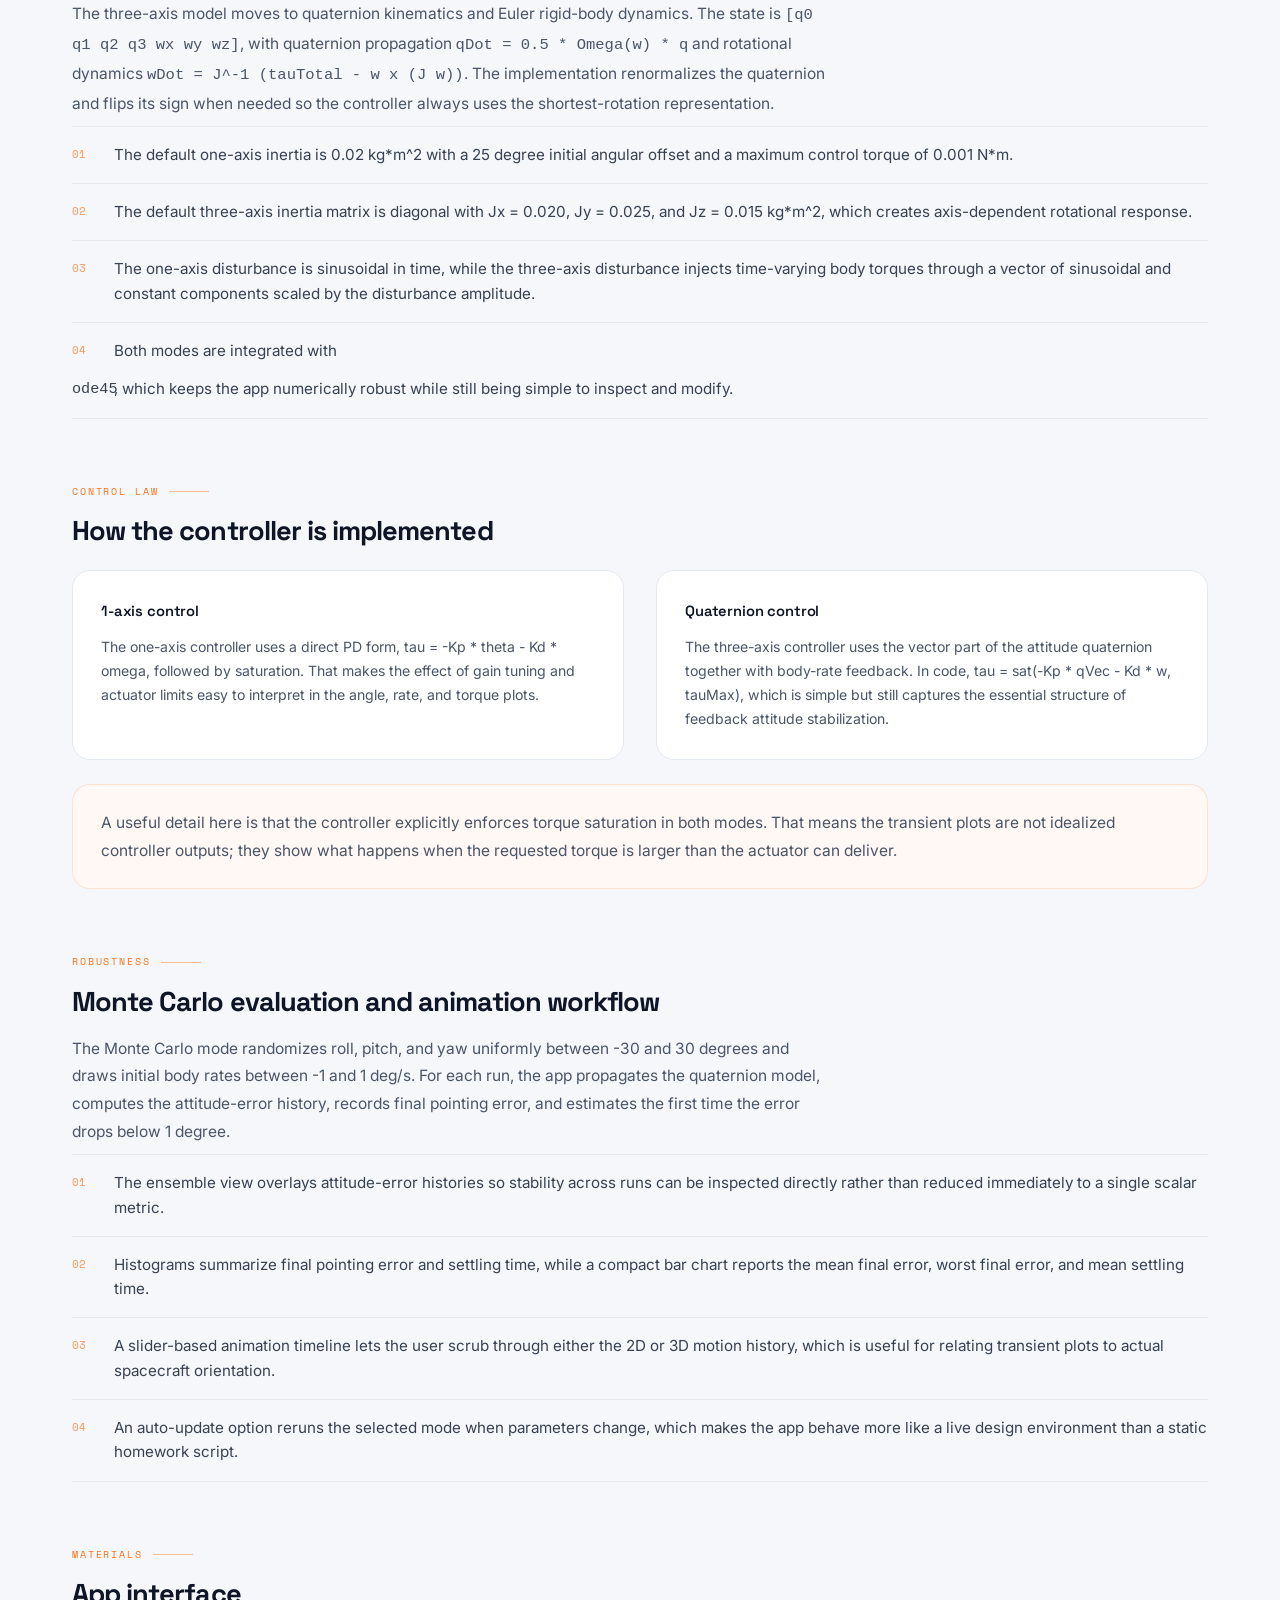
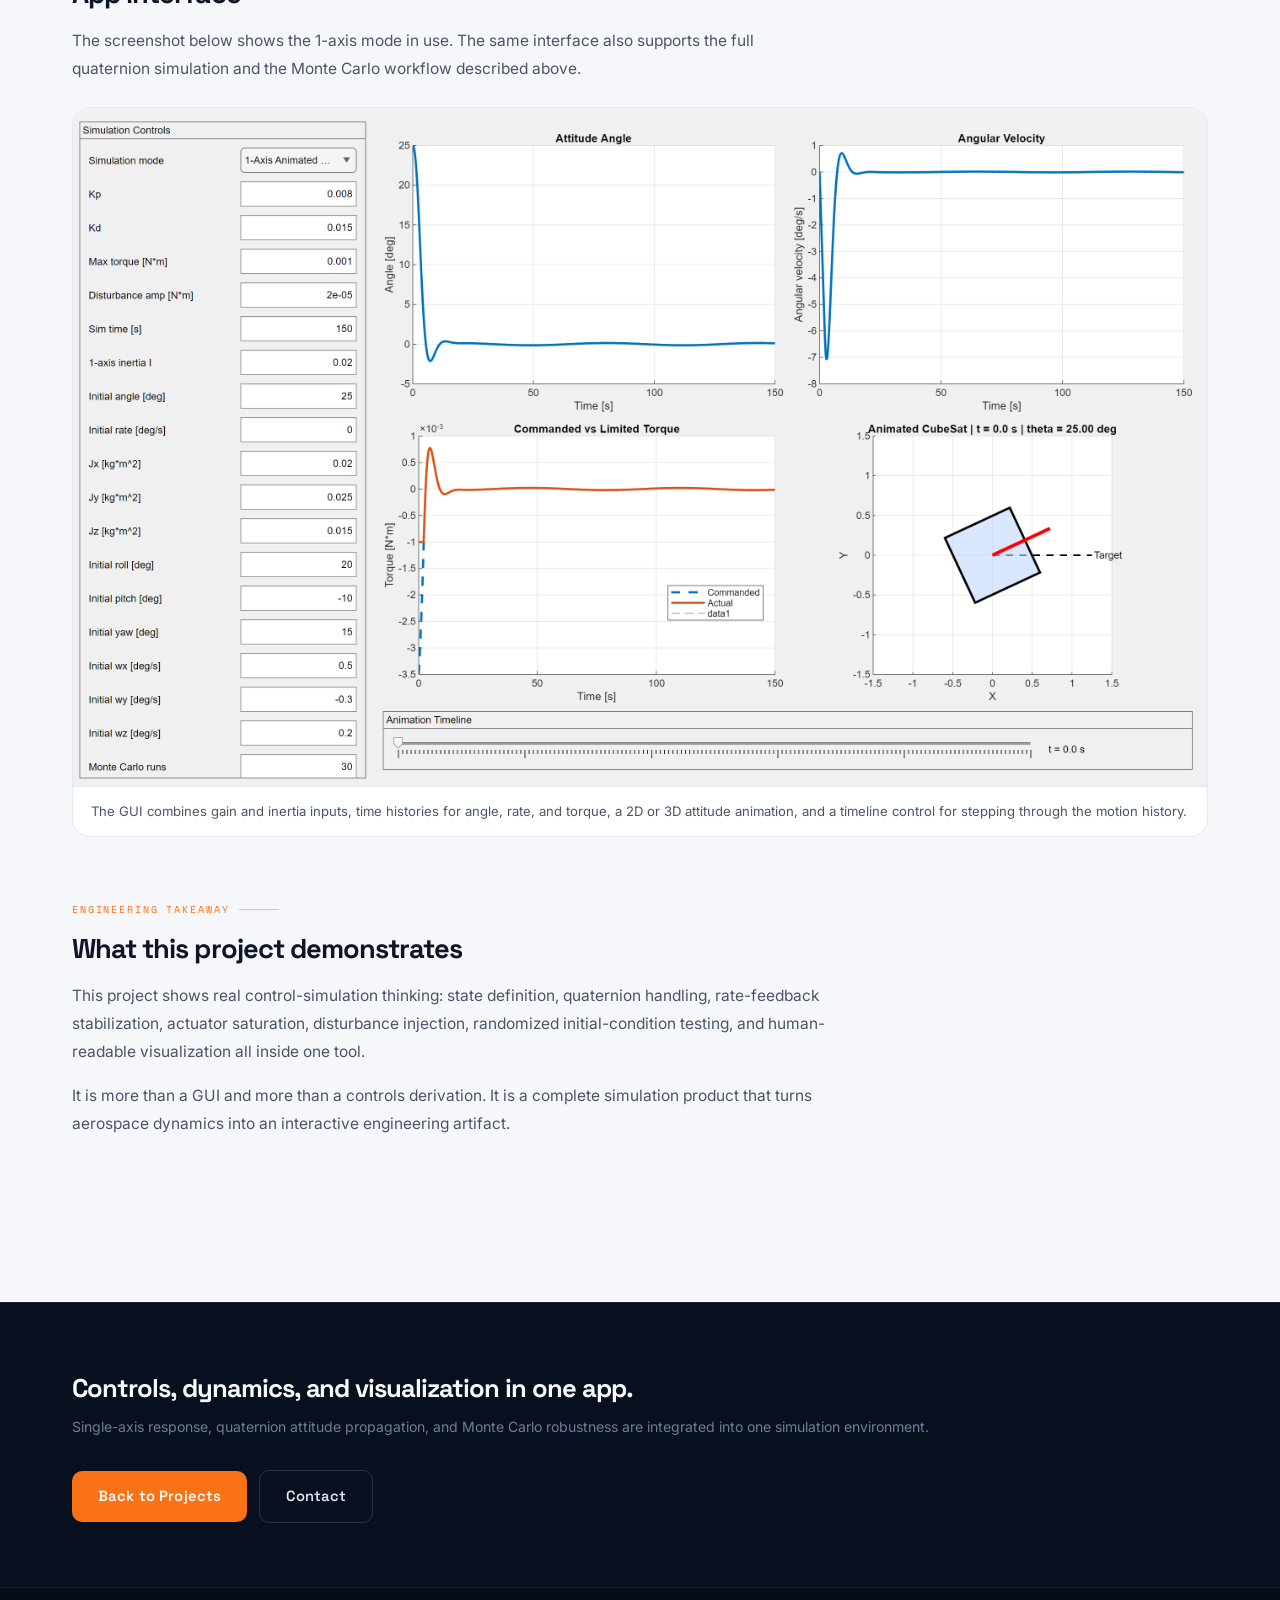
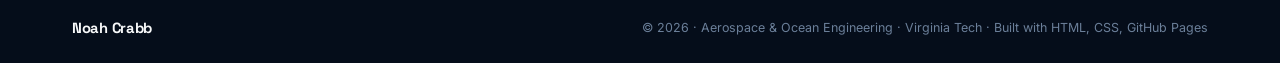
<file: projects/cubesat-attitude.html>
<!DOCTYPE html>
<html lang="en">
<head>
  <meta charset="UTF-8" />
  <meta name="viewport" content="width=device-width, initial-scale=1.0" />
  <title>CubeSat Attitude Control Simulator | Noah Crabb</title>
  <link rel="stylesheet" href="../style.css" />
  <link rel="stylesheet" href="./project-page.css" />
  <link rel="preconnect" href="https://fonts.googleapis.com">
  <link rel="preconnect" href="https://fonts.gstatic.com" crossorigin>
  <link href="https://fonts.googleapis.com/css2?family=Space+Grotesk:wght@400;500;600;700&family=Inter:wght@400;500;600&family=Space+Mono:wght@400;700&display=swap" rel="stylesheet">
</head>
<body>
  <header class="navbar scrolled" id="navbar">
    <div class="nav-container">
      <a href="../index.html" class="logo">
        <span class="logo-mark">NC</span>
        <span class="logo-text">Noah Crabb</span>
      </a>
      <nav class="nav-links">
        <a href="../index.html#about">About</a>
        <a href="../index.html#projects">Projects</a>
        <a href="../index.html#skills">Skills</a>
        <a href="../index.html#contact">Contact</a>
      </nav>
      <a href="../Noah_Crabb_Resume.pdf" class="nav-cta" target="_blank">Resume &rarr;</a>
    </div>
  </header>

  <section class="proj-hero">
    <div class="proj-hero-grid"></div>
    <div class="proj-hero-orb"></div>
    <div class="container proj-hero-inner">
      <a href="../index.html#projects" class="proj-back">
        <span class="proj-back-arrow">&larr;</span> All Projects
      </a>

      <div class="proj-hero-tag">Controls &middot; Spacecraft Dynamics &middot; MATLAB GUI</div>
      <h1>CubeSat Attitude Control Simulator</h1>
      <p class="proj-hero-sub">
        A MATLAB simulation environment for spacecraft attitude dynamics that combines a one-axis rigid-body
        model, a full three-axis quaternion model, interactive animation, and Monte Carlo robustness analysis
        inside a single GUI.
      </p>

      <div class="proj-meta-row">
        <span class="proj-meta-pill pill-tool">MATLAB</span>
        <span class="proj-meta-pill pill-tool">ode45</span>
        <span class="proj-meta-pill pill-tool">Quaternion Kinematics</span>
        <span class="proj-meta-pill pill-tool">PD Control</span>
        <span class="proj-meta-pill pill-type">Controls + Simulation Project</span>
      </div>
    </div>
  </section>

  <div class="proj-stats-bar">
    <div class="container">
      <div class="proj-stats-bar-inner">
        <div class="proj-stat">
          <div class="proj-stat-val">3</div>
          <div class="proj-stat-label">Simulation modes: 1-axis, 3-axis quaternion, and Monte Carlo</div>
        </div>
        <div class="proj-stat">
          <div class="proj-stat-val">7-State</div>
          <div class="proj-stat-label">Quaternion model state contains four attitude states plus three body rates</div>
        </div>
        <div class="proj-stat">
          <div class="proj-stat-val">30</div>
          <div class="proj-stat-label">Default Monte Carlo runs with randomized Euler-angle and body-rate initial conditions</div>
        </div>
        <div class="proj-stat">
          <div class="proj-stat-val">150 s</div>
          <div class="proj-stat-label">Default simulation horizon used for transient and settling behavior analysis</div>
        </div>
      </div>
    </div>
  </div>

  <div class="proj-content">
    <div class="container">
      <div class="proj-section" data-reveal>
        <div class="proj-section-label">Overview</div>
        <h2>Built as a controls tool, not just a plot generator</h2>
        <p>
          The core idea behind this project was to make spacecraft attitude control tangible. Rather than
          leaving the work as disconnected scripts, the simulator organizes rigid-body dynamics, controller
          tuning, visualization, and robustness assessment into a single interactive app that can be used both
          for analysis and for demonstration.
        </p>
        <p>
          That matters because attitude-control problems are usually easier to understand when the state,
          torque limits, transient response, and body motion are all visible at the same time. This project was
          built around that idea: every mode exposes both the mathematics and the physical behavior of the
          CubeSat.
        </p>

        <div class="proj-summary-grid">
          <div class="proj-summary-card">
            <h4>1-axis mode</h4>
            <p>Uses a simple rotational state [theta, omega] to study commanded versus saturated torque, angular-rate damping, and single-axis pointing recovery.</p>
          </div>
          <div class="proj-summary-card">
            <h4>3-axis mode</h4>
            <p>Propagates a quaternion-plus-rate state, computes body torques from attitude error and rate feedback, and animates the full CubeSat body frame in 3D.</p>
          </div>
          <div class="proj-summary-card">
            <h4>Monte Carlo mode</h4>
            <p>Randomizes initial Euler angles and angular rates, then aggregates final pointing error and settling behavior to move from one run to controller robustness.</p>
          </div>
        </div>
      </div>

      <div class="proj-section" data-reveal>
        <div class="proj-section-label">Dynamics Model</div>
        <h2>What is being integrated in each mode</h2>
        <p>
          The one-axis model solves a classic rigid-body attitude problem with angular position and angular
          velocity as the state. It integrates
          <code>thetaDot = omega</code> and
          <code>omegaDot = (tauControl + tauDisturbance) / I</code>,
          where the control torque is generated by a PD law and then clipped by a hard actuator limit.
        </p>
        <p>
          The three-axis model moves to quaternion kinematics and Euler rigid-body dynamics. The state is
          <code>[q0 q1 q2 q3 wx wy wz]</code>, with quaternion propagation
          <code>qDot = 0.5 * Omega(w) * q</code> and rotational dynamics
          <code>wDot = J^-1 (tauTotal - w x (J w))</code>. The implementation renormalizes the quaternion and
          flips its sign when needed so the controller always uses the shortest-rotation representation.
        </p>
        <ul class="feature-list">
          <li data-n="01">The default one-axis inertia is 0.02 kg*m^2 with a 25 degree initial angular offset and a maximum control torque of 0.001 N*m.</li>
          <li data-n="02">The default three-axis inertia matrix is diagonal with Jx = 0.020, Jy = 0.025, and Jz = 0.015 kg*m^2, which creates axis-dependent rotational response.</li>
          <li data-n="03">The one-axis disturbance is sinusoidal in time, while the three-axis disturbance injects time-varying body torques through a vector of sinusoidal and constant components scaled by the disturbance amplitude.</li>
          <li data-n="04">Both modes are integrated with <code>ode45</code>, which keeps the app numerically robust while still being simple to inspect and modify.</li>
        </ul>
      </div>

      <div class="proj-section" data-reveal>
        <div class="proj-section-label">Control Law</div>
        <h2>How the controller is implemented</h2>
        <div class="proj-two-col">
          <div class="proj-two-col-block">
            <h4>1-axis control</h4>
            <p>
              The one-axis controller uses a direct PD form, tau = -Kp * theta - Kd * omega, followed by
              saturation. That makes the effect of gain tuning and actuator limits easy to interpret in the
              angle, rate, and torque plots.
            </p>
          </div>
          <div class="proj-two-col-block">
            <h4>Quaternion control</h4>
            <p>
              The three-axis controller uses the vector part of the attitude quaternion together with body-rate
              feedback. In code, tau = sat(-Kp * qVec - Kd * w, tauMax), which is simple but still captures the
              essential structure of feedback attitude stabilization.
            </p>
          </div>
        </div>
        <div class="proj-callout">
          <p>
            A useful detail here is that the controller explicitly enforces torque saturation in both modes.
            That means the transient plots are not idealized controller outputs; they show what happens when the
            requested torque is larger than the actuator can deliver.
          </p>
        </div>
      </div>

      <div class="proj-section" data-reveal>
        <div class="proj-section-label">Robustness</div>
        <h2>Monte Carlo evaluation and animation workflow</h2>
        <p>
          The Monte Carlo mode randomizes roll, pitch, and yaw uniformly between -30 and 30 degrees and draws
          initial body rates between -1 and 1 deg/s. For each run, the app propagates the quaternion model,
          computes the attitude-error history, records final pointing error, and estimates the first time the
          error drops below 1 degree.
        </p>
        <ul class="feature-list">
          <li data-n="01">The ensemble view overlays attitude-error histories so stability across runs can be inspected directly rather than reduced immediately to a single scalar metric.</li>
          <li data-n="02">Histograms summarize final pointing error and settling time, while a compact bar chart reports the mean final error, worst final error, and mean settling time.</li>
          <li data-n="03">A slider-based animation timeline lets the user scrub through either the 2D or 3D motion history, which is useful for relating transient plots to actual spacecraft orientation.</li>
          <li data-n="04">An auto-update option reruns the selected mode when parameters change, which makes the app behave more like a live design environment than a static homework script.</li>
        </ul>
      </div>

      <div class="proj-section" data-reveal>
        <div class="proj-section-label">Materials</div>
        <h2>App interface</h2>
        <p>
          The screenshot below shows the 1-axis mode in use. The same interface also supports the full
          quaternion simulation and the Monte Carlo workflow described above.
        </p>
        <div class="proj-img-grid single">
          <figure class="proj-img-fig">
            <img src="../CubeSat%20Attitude%20App%20Project/app_png.png" alt="CubeSat attitude control app screenshot" loading="lazy" />
            <figcaption>The GUI combines gain and inertia inputs, time histories for angle, rate, and torque, a 2D or 3D attitude animation, and a timeline control for stepping through the motion history.</figcaption>
          </figure>
        </div>
      </div>

      <div class="proj-section" data-reveal>
        <div class="proj-section-label">Engineering Takeaway</div>
        <h2>What this project demonstrates</h2>
        <p>
          This project shows real control-simulation thinking: state definition, quaternion handling,
          rate-feedback stabilization, actuator saturation, disturbance injection, randomized initial-condition
          testing, and human-readable visualization all inside one tool.
        </p>
        <p>
          It is more than a GUI and more than a controls derivation. It is a complete simulation product that
          turns aerospace dynamics into an interactive engineering artifact.
        </p>
      </div>
    </div>
  </div>

  <div class="proj-cta">
    <div class="container">
      <div class="proj-cta-inner">
        <div>
          <div class="proj-cta-text">Controls, dynamics, and visualization in one app.</div>
          <div class="proj-cta-sub">Single-axis response, quaternion attitude propagation, and Monte Carlo robustness are integrated into one simulation environment.</div>
        </div>
        <div class="proj-cta-btns">
          <a href="../index.html#projects" class="btn-primary">Back to Projects</a>
          <a href="../index.html#contact" class="btn-ghost">Contact</a>
        </div>
      </div>
    </div>
  </div>

  <footer class="footer">
    <div class="container footer-inner">
      <span class="footer-name">Noah Crabb</span>
      <span class="footer-copy">&copy; 2026 &middot; Aerospace &amp; Ocean Engineering &middot; Virginia Tech &middot; Built with HTML, CSS, GitHub Pages</span>
    </div>
  </footer>

  <script>
    const reveals = document.querySelectorAll('[data-reveal]');
    const observer = new IntersectionObserver((entries) => {
      entries.forEach((entry) => {
        if (entry.isIntersecting) {
          entry.target.classList.add('revealed');
          observer.unobserve(entry.target);
        }
      });
    }, { threshold: 0.08 });

    reveals.forEach((element) => observer.observe(element));

    window.addEventListener('scroll', () => {
      document.getElementById('navbar').classList.toggle('scrolled', window.scrollY > 0);
    });
  </script>
</body>
</html>
</file>
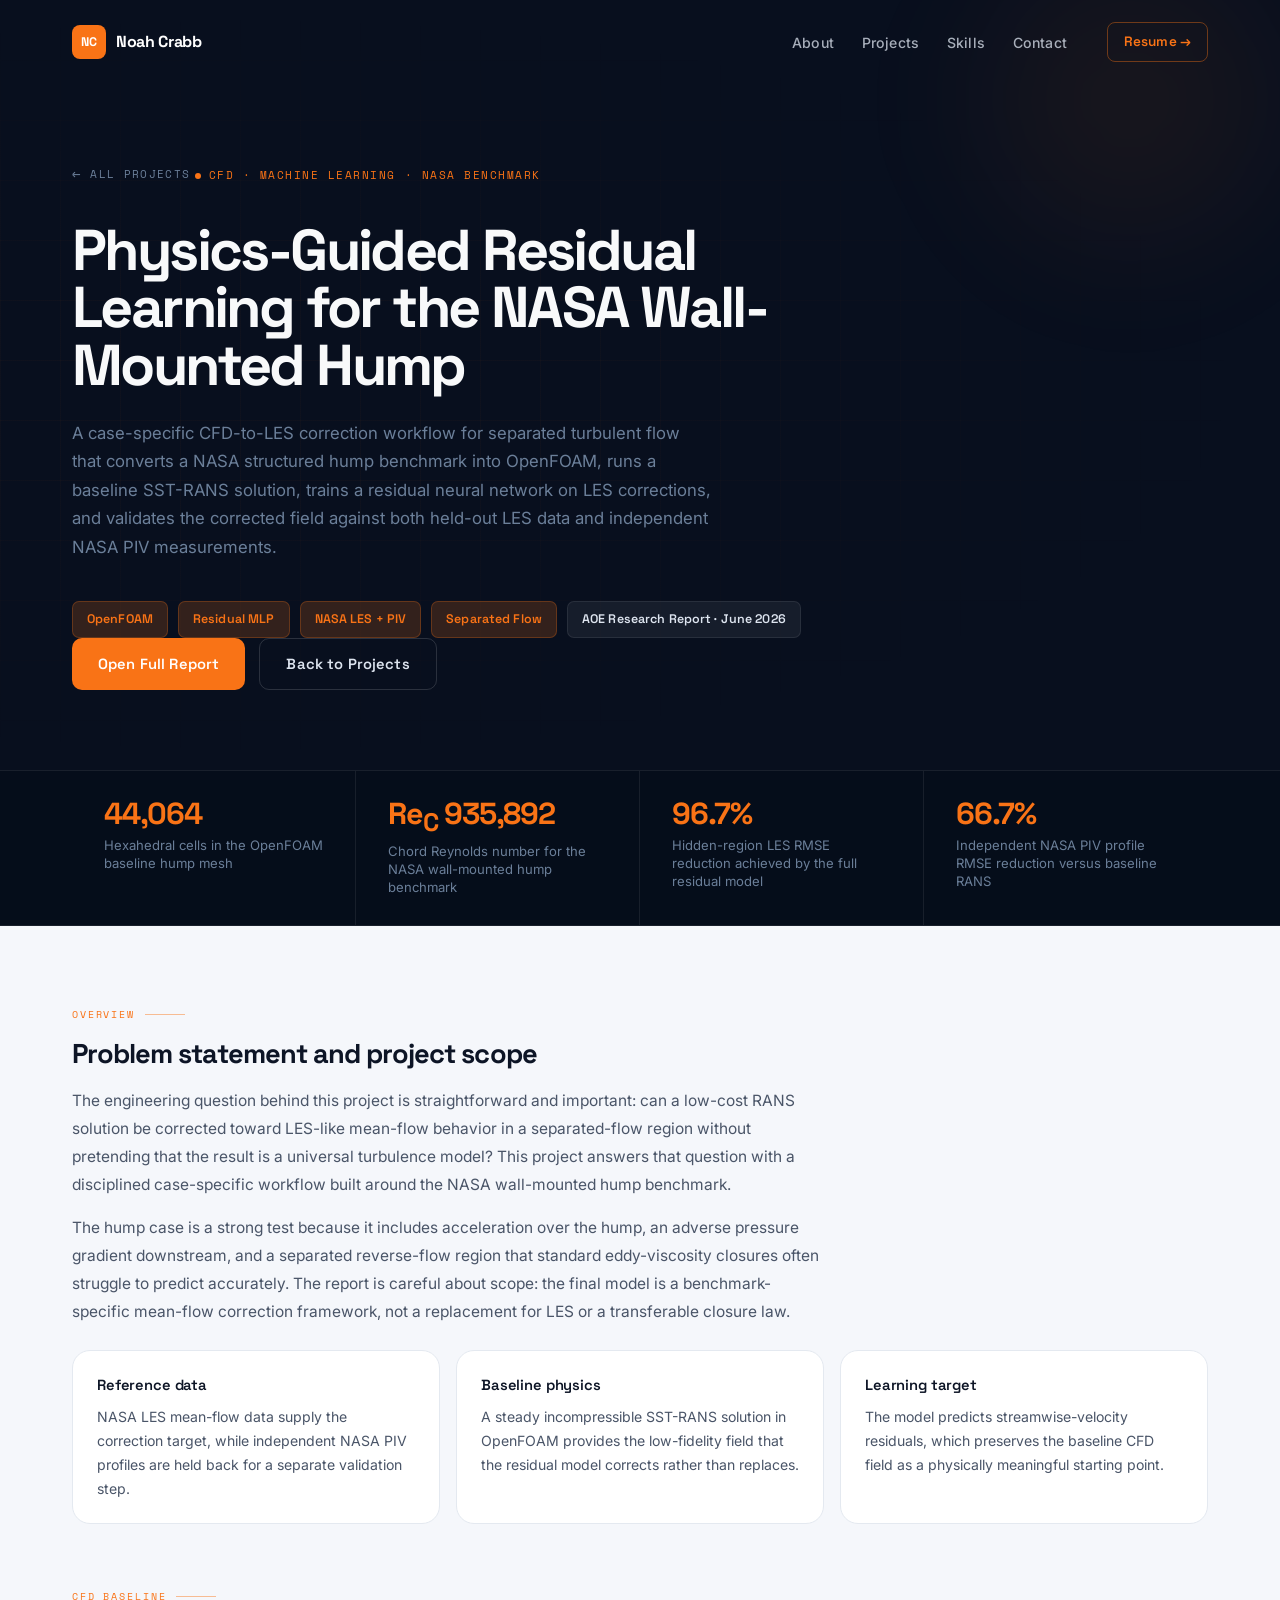
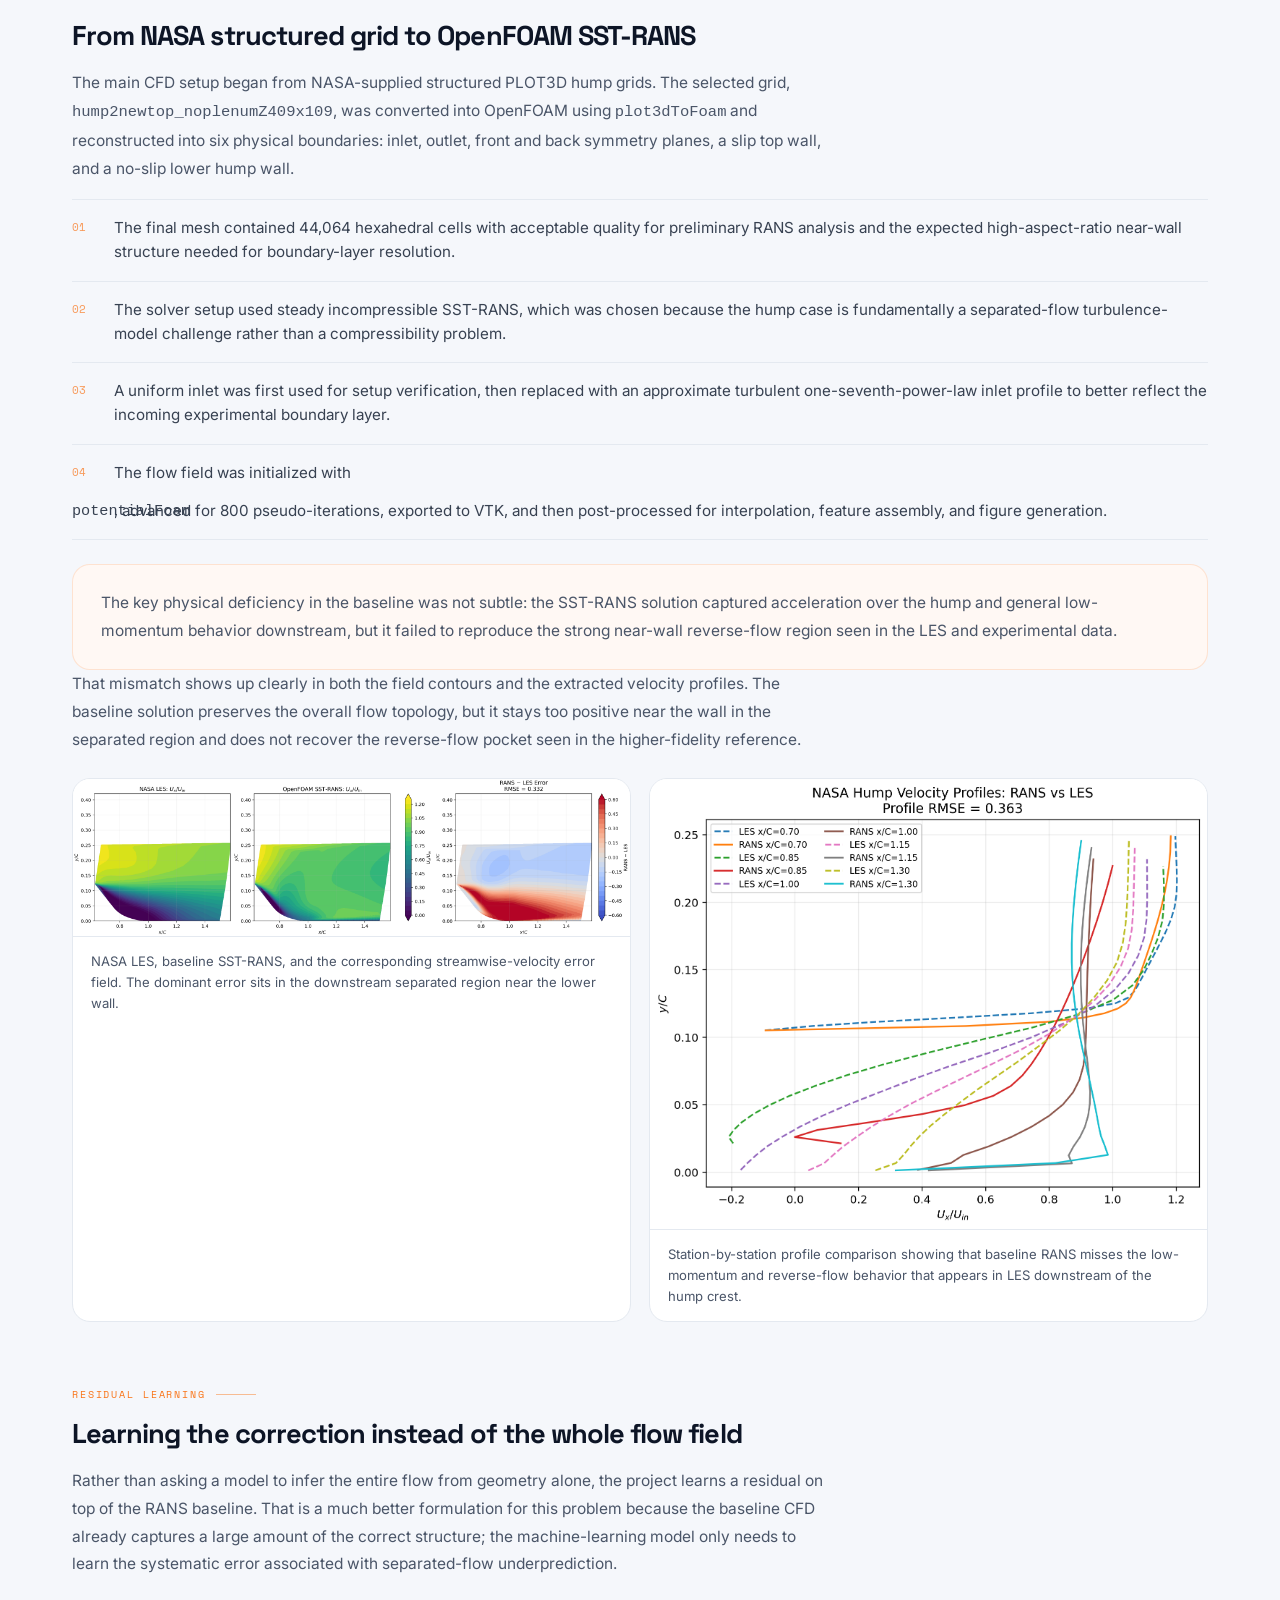
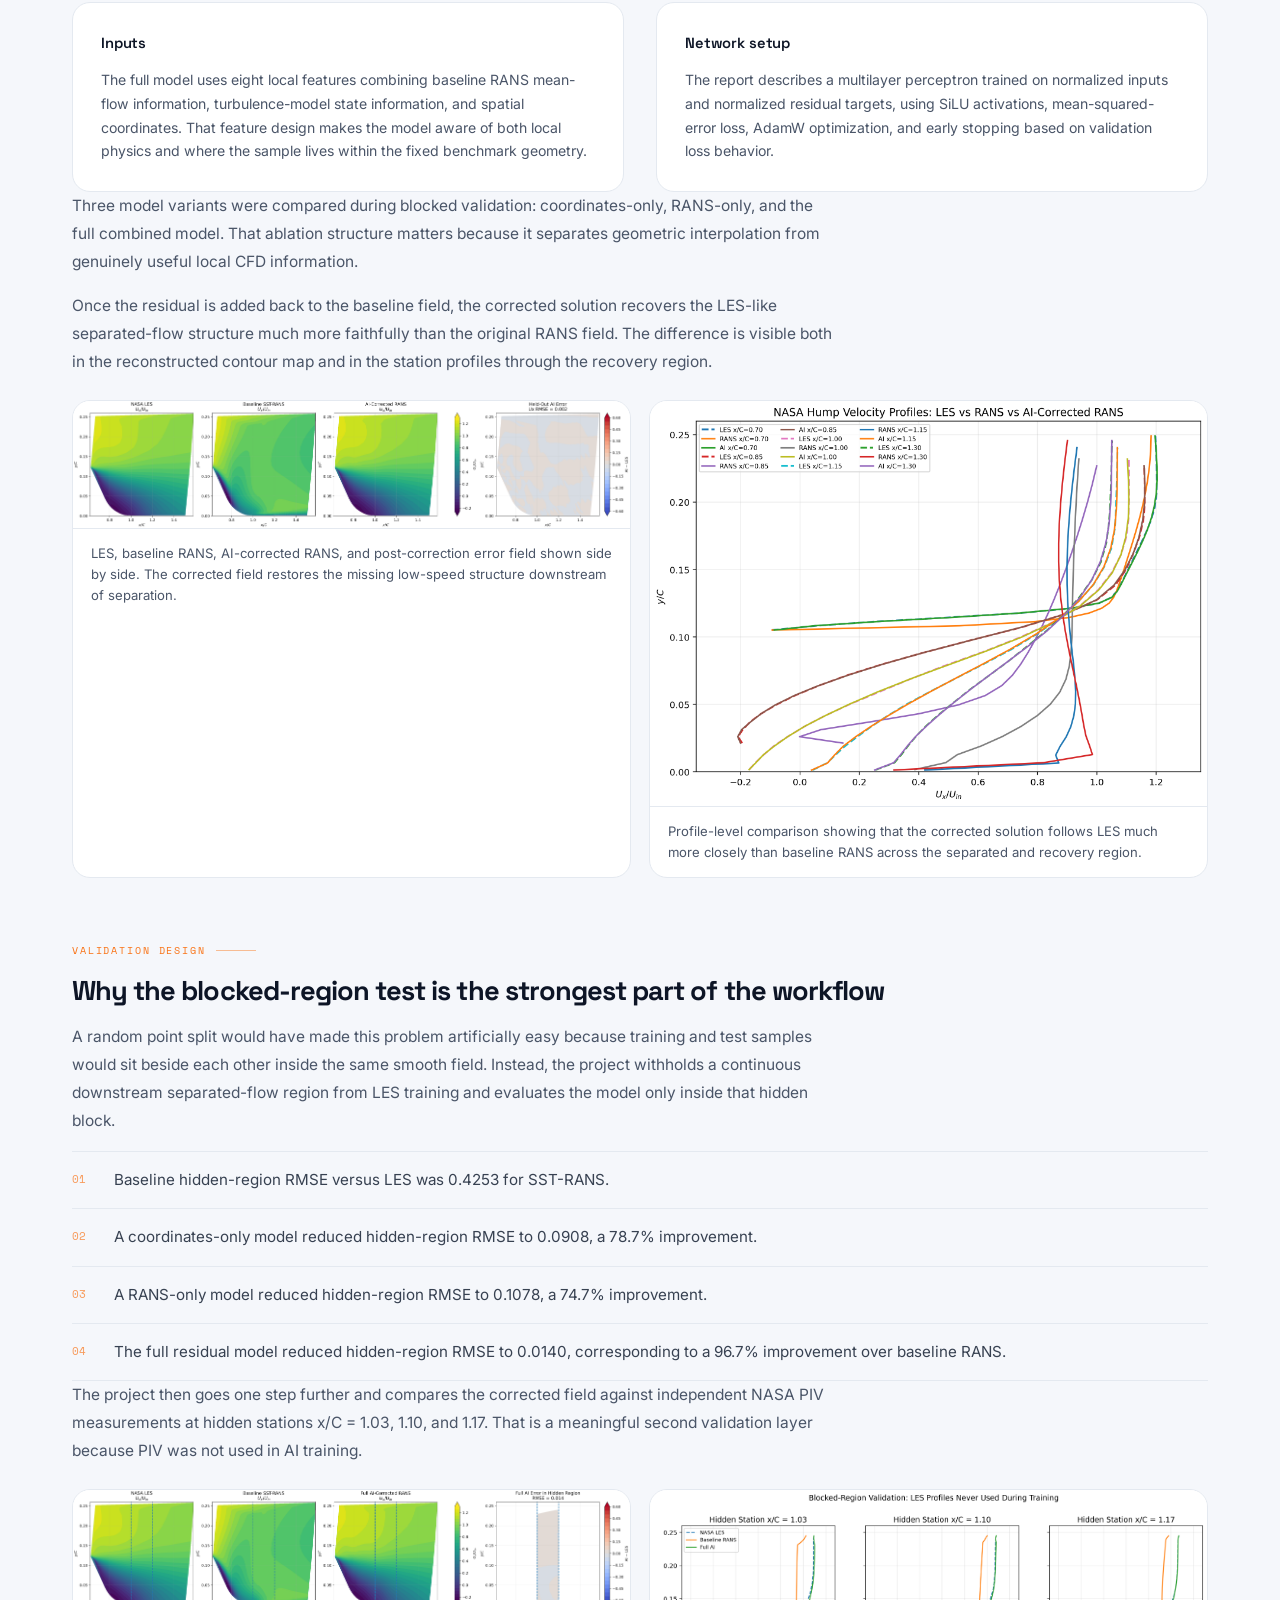
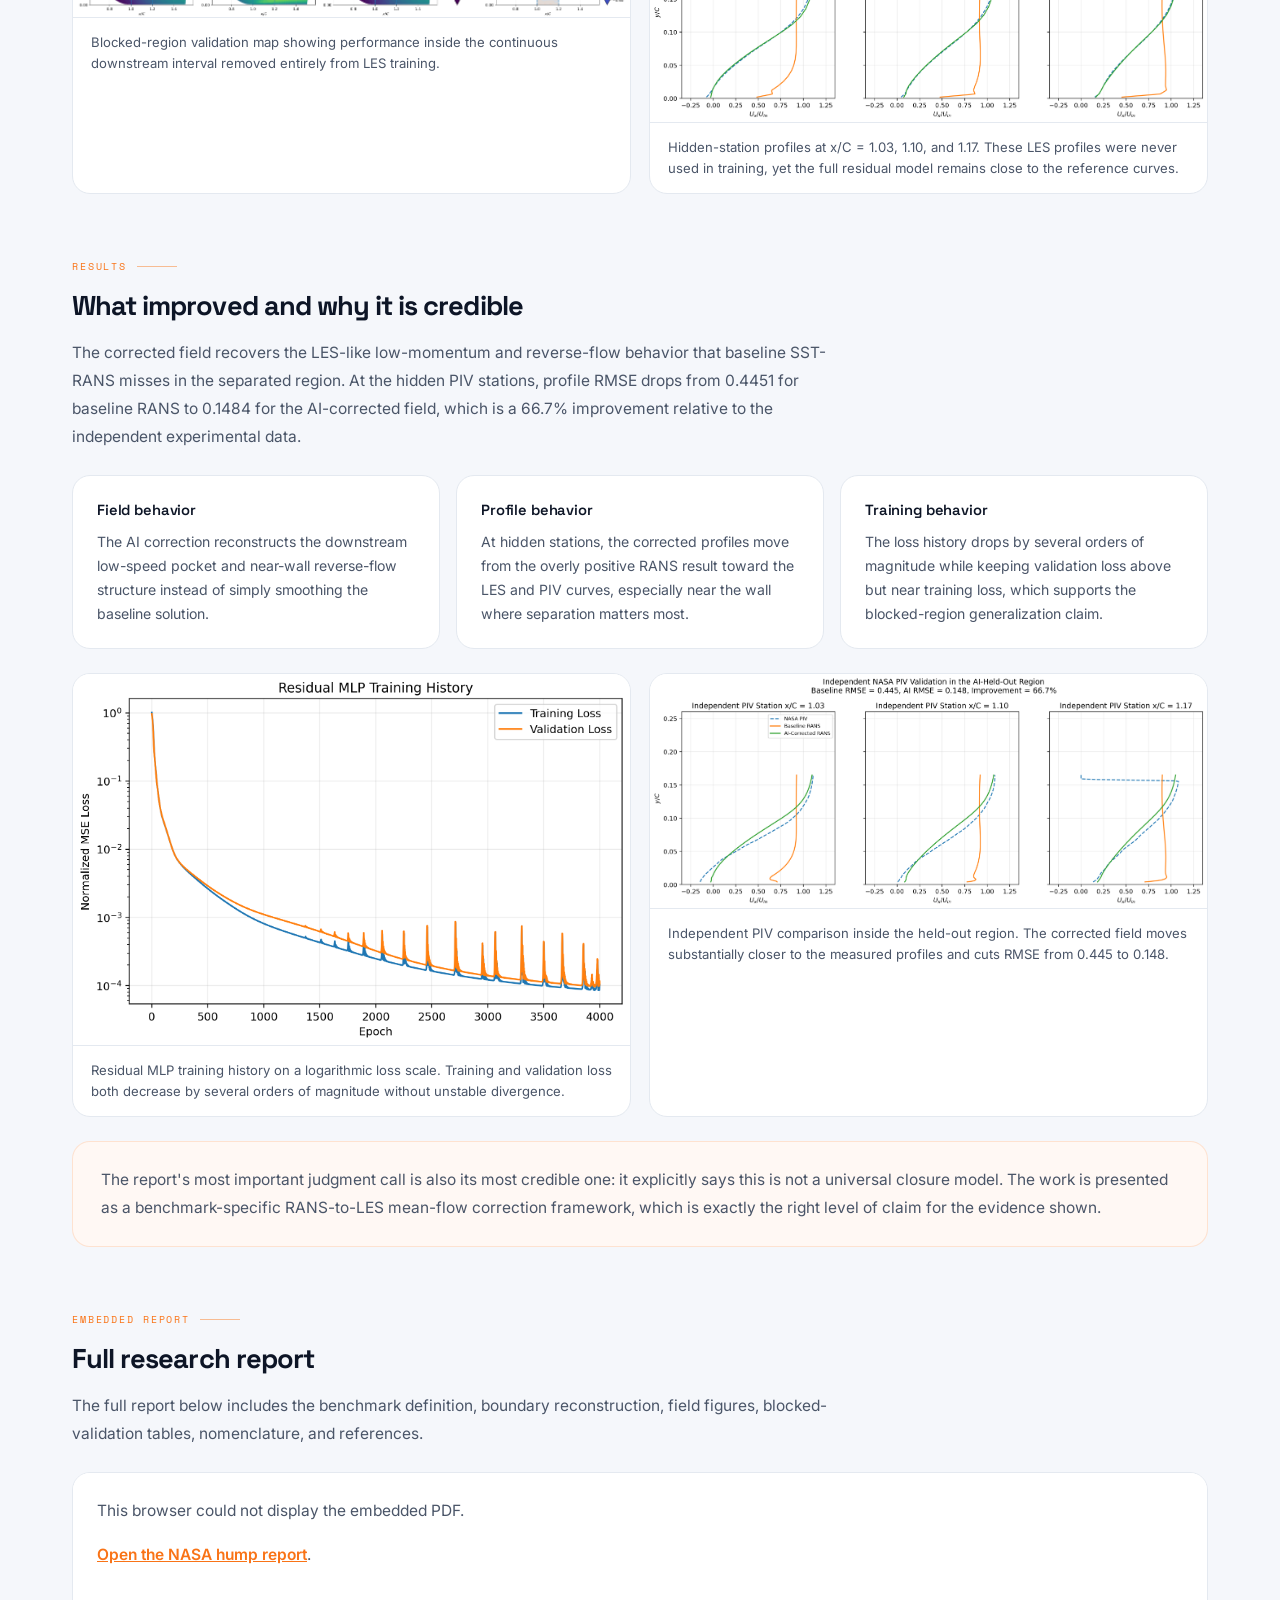
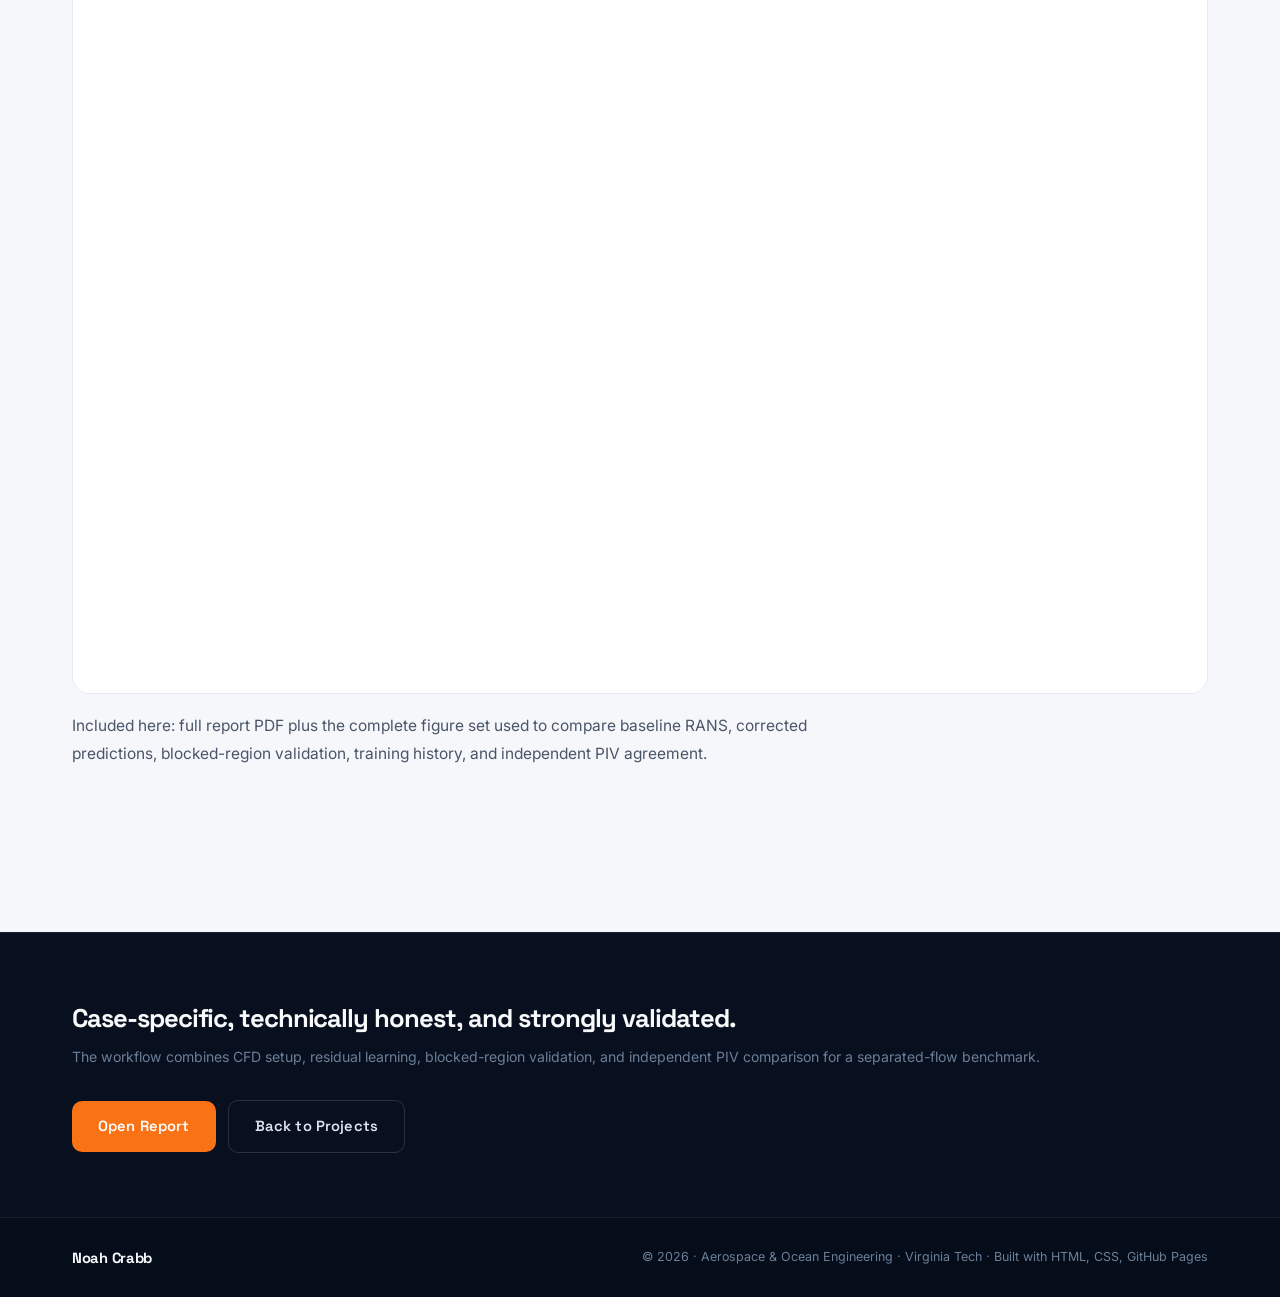
<file: projects/nasa_hump_residual_learning.html>
<!DOCTYPE html>
<html lang="en">
<head>
  <meta charset="UTF-8" />
  <meta name="viewport" content="width=device-width, initial-scale=1.0" />
  <title>NASA Hump Residual Learning | Noah Crabb</title>
  <link rel="stylesheet" href="../style.css" />
  <link rel="stylesheet" href="./project-page.css" />
  <link rel="preconnect" href="https://fonts.googleapis.com">
  <link rel="preconnect" href="https://fonts.gstatic.com" crossorigin>
  <link href="https://fonts.googleapis.com/css2?family=Space+Grotesk:wght@400;500;600;700&family=Inter:wght@400;500;600&family=Space+Mono:wght@400;700&display=swap" rel="stylesheet">
</head>
<body>
  <header class="navbar scrolled" id="navbar">
    <div class="nav-container">
      <a href="../index.html" class="logo">
        <span class="logo-mark">NC</span>
        <span class="logo-text">Noah Crabb</span>
      </a>
      <nav class="nav-links">
        <a href="../index.html#about">About</a>
        <a href="../index.html#projects">Projects</a>
        <a href="../index.html#skills">Skills</a>
        <a href="../index.html#contact">Contact</a>
      </nav>
      <a href="../Noah_Crabb_Resume.pdf" class="nav-cta" target="_blank">Resume &rarr;</a>
    </div>
  </header>

  <section class="proj-hero">
    <div class="proj-hero-grid"></div>
    <div class="proj-hero-orb"></div>
    <div class="container proj-hero-inner">
      <a href="../index.html#projects" class="proj-back">
        <span class="proj-back-arrow">&larr;</span> All Projects
      </a>

      <div class="proj-hero-tag">CFD &middot; Machine Learning &middot; NASA Benchmark</div>
      <h1>Physics-Guided Residual Learning for the NASA Wall-Mounted Hump</h1>
      <p class="proj-hero-sub">
        A case-specific CFD-to-LES correction workflow for separated turbulent flow that converts a NASA
        structured hump benchmark into OpenFOAM, runs a baseline SST-RANS solution, trains a residual neural
        network on LES corrections, and validates the corrected field against both held-out LES data and
        independent NASA PIV measurements.
      </p>

      <div class="proj-meta-row">
        <span class="proj-meta-pill pill-tool">OpenFOAM</span>
        <span class="proj-meta-pill pill-tool">Residual MLP</span>
        <span class="proj-meta-pill pill-tool">NASA LES + PIV</span>
        <span class="proj-meta-pill pill-tool">Separated Flow</span>
        <span class="proj-meta-pill pill-type">AOE Research Report &middot; June 2026</span>
      </div>

      <div class="hero-actions">
        <a href="../Nasa%20Hump%20Residual%20Learning%20Project/Noah_Crabb_NASA_Hump_Residual_Learning_Report.pdf" class="btn-primary" target="_blank">Open Full Report</a>
        <a href="../index.html#projects" class="btn-ghost">Back to Projects</a>
      </div>
    </div>
  </section>

  <div class="proj-stats-bar">
    <div class="container">
      <div class="proj-stats-bar-inner">
        <div class="proj-stat">
          <div class="proj-stat-val">44,064</div>
          <div class="proj-stat-label">Hexahedral cells in the OpenFOAM baseline hump mesh</div>
        </div>
        <div class="proj-stat">
          <div class="proj-stat-val">Re<sub>C</sub> 935,892</div>
          <div class="proj-stat-label">Chord Reynolds number for the NASA wall-mounted hump benchmark</div>
        </div>
        <div class="proj-stat">
          <div class="proj-stat-val">96.7%</div>
          <div class="proj-stat-label">Hidden-region LES RMSE reduction achieved by the full residual model</div>
        </div>
        <div class="proj-stat">
          <div class="proj-stat-val">66.7%</div>
          <div class="proj-stat-label">Independent NASA PIV profile RMSE reduction versus baseline RANS</div>
        </div>
      </div>
    </div>
  </div>

  <div class="proj-content">
    <div class="container">
      <div class="proj-section" data-reveal>
        <div class="proj-section-label">Overview</div>
        <h2>Problem statement and project scope</h2>
        <p>
          The engineering question behind this project is straightforward and important: can a low-cost RANS
          solution be corrected toward LES-like mean-flow behavior in a separated-flow region without pretending
          that the result is a universal turbulence model? This project answers that question with a disciplined
          case-specific workflow built around the NASA wall-mounted hump benchmark.
        </p>
        <p>
          The hump case is a strong test because it includes acceleration over the hump, an adverse pressure
          gradient downstream, and a separated reverse-flow region that standard eddy-viscosity closures often
          struggle to predict accurately. The report is careful about scope: the final model is a benchmark-
          specific mean-flow correction framework, not a replacement for LES or a transferable closure law.
        </p>

        <div class="proj-summary-grid">
          <div class="proj-summary-card">
            <h4>Reference data</h4>
            <p>NASA LES mean-flow data supply the correction target, while independent NASA PIV profiles are held back for a separate validation step.</p>
          </div>
          <div class="proj-summary-card">
            <h4>Baseline physics</h4>
            <p>A steady incompressible SST-RANS solution in OpenFOAM provides the low-fidelity field that the residual model corrects rather than replaces.</p>
          </div>
          <div class="proj-summary-card">
            <h4>Learning target</h4>
            <p>The model predicts streamwise-velocity residuals, which preserves the baseline CFD field as a physically meaningful starting point.</p>
          </div>
        </div>
      </div>

      <div class="proj-section" data-reveal>
        <div class="proj-section-label">CFD Baseline</div>
        <h2>From NASA structured grid to OpenFOAM SST-RANS</h2>
        <p>
          The main CFD setup began from NASA-supplied structured PLOT3D hump grids. The selected grid,
          <code>hump2newtop_noplenumZ409x109</code>, was converted into OpenFOAM using
          <code>plot3dToFoam</code> and reconstructed into six physical boundaries: inlet, outlet, front and
          back symmetry planes, a slip top wall, and a no-slip lower hump wall.
        </p>
        <ul class="feature-list">
          <li data-n="01">The final mesh contained 44,064 hexahedral cells with acceptable quality for preliminary RANS analysis and the expected high-aspect-ratio near-wall structure needed for boundary-layer resolution.</li>
          <li data-n="02">The solver setup used steady incompressible SST-RANS, which was chosen because the hump case is fundamentally a separated-flow turbulence-model challenge rather than a compressibility problem.</li>
          <li data-n="03">A uniform inlet was first used for setup verification, then replaced with an approximate turbulent one-seventh-power-law inlet profile to better reflect the incoming experimental boundary layer.</li>
          <li data-n="04">The flow field was initialized with <code>potentialFoam</code>, advanced for 800 pseudo-iterations, exported to VTK, and then post-processed for interpolation, feature assembly, and figure generation.</li>
        </ul>
        <div class="proj-callout">
          <p>
            The key physical deficiency in the baseline was not subtle: the SST-RANS solution captured
            acceleration over the hump and general low-momentum behavior downstream, but it failed to reproduce
            the strong near-wall reverse-flow region seen in the LES and experimental data.
          </p>
        </div>
        <p>
          That mismatch shows up clearly in both the field contours and the extracted velocity profiles. The
          baseline solution preserves the overall flow topology, but it stays too positive near the wall in the
          separated region and does not recover the reverse-flow pocket seen in the higher-fidelity reference.
        </p>
        <div class="proj-img-grid">
          <figure class="proj-img-fig">
            <img src="../Nasa%20Hump%20Residual%20Learning%20Project/rans_vs_les_ux.png" alt="NASA LES versus baseline SST-RANS field comparison" loading="lazy" />
            <figcaption>NASA LES, baseline SST-RANS, and the corresponding streamwise-velocity error field. The dominant error sits in the downstream separated region near the lower wall.</figcaption>
          </figure>
          <figure class="proj-img-fig">
            <img src="../Nasa%20Hump%20Residual%20Learning%20Project/rans_vs_les_profiles.png" alt="Baseline RANS versus LES profile comparison" loading="lazy" />
            <figcaption>Station-by-station profile comparison showing that baseline RANS misses the low-momentum and reverse-flow behavior that appears in LES downstream of the hump crest.</figcaption>
          </figure>
        </div>
      </div>

      <div class="proj-section" data-reveal>
        <div class="proj-section-label">Residual Learning</div>
        <h2>Learning the correction instead of the whole flow field</h2>
        <p>
          Rather than asking a model to infer the entire flow from geometry alone, the project learns a residual
          on top of the RANS baseline. That is a much better formulation for this problem because the baseline
          CFD already captures a large amount of the correct structure; the machine-learning model only needs to
          learn the systematic error associated with separated-flow underprediction.
        </p>
        <div class="proj-two-col">
          <div class="proj-two-col-block">
            <h4>Inputs</h4>
            <p>
              The full model uses eight local features combining baseline RANS mean-flow information,
              turbulence-model state information, and spatial coordinates. That feature design makes the model
              aware of both local physics and where the sample lives within the fixed benchmark geometry.
            </p>
          </div>
          <div class="proj-two-col-block">
            <h4>Network setup</h4>
            <p>
              The report describes a multilayer perceptron trained on normalized inputs and normalized residual
              targets, using SiLU activations, mean-squared-error loss, AdamW optimization, and early stopping
              based on validation loss behavior.
            </p>
          </div>
        </div>
        <p>
          Three model variants were compared during blocked validation: coordinates-only, RANS-only, and the
          full combined model. That ablation structure matters because it separates geometric interpolation from
          genuinely useful local CFD information.
        </p>
        <p>
          Once the residual is added back to the baseline field, the corrected solution recovers the LES-like
          separated-flow structure much more faithfully than the original RANS field. The difference is visible
          both in the reconstructed contour map and in the station profiles through the recovery region.
        </p>
        <div class="proj-img-grid">
          <figure class="proj-img-fig">
            <img src="../Nasa%20Hump%20Residual%20Learning%20Project/ai_corrected_field.png" alt="AI-corrected NASA hump field comparison" loading="lazy" />
            <figcaption>LES, baseline RANS, AI-corrected RANS, and post-correction error field shown side by side. The corrected field restores the missing low-speed structure downstream of separation.</figcaption>
          </figure>
          <figure class="proj-img-fig">
            <img src="../Nasa%20Hump%20Residual%20Learning%20Project/ai_corrected_profiles.png" alt="AI-corrected profile comparison against LES" loading="lazy" />
            <figcaption>Profile-level comparison showing that the corrected solution follows LES much more closely than baseline RANS across the separated and recovery region.</figcaption>
          </figure>
        </div>
      </div>

      <div class="proj-section" data-reveal>
        <div class="proj-section-label">Validation Design</div>
        <h2>Why the blocked-region test is the strongest part of the workflow</h2>
        <p>
          A random point split would have made this problem artificially easy because training and test samples
          would sit beside each other inside the same smooth field. Instead, the project withholds a continuous
          downstream separated-flow region from LES training and evaluates the model only inside that hidden
          block.
        </p>
        <ul class="feature-list">
          <li data-n="01">Baseline hidden-region RMSE versus LES was 0.4253 for SST-RANS.</li>
          <li data-n="02">A coordinates-only model reduced hidden-region RMSE to 0.0908, a 78.7% improvement.</li>
          <li data-n="03">A RANS-only model reduced hidden-region RMSE to 0.1078, a 74.7% improvement.</li>
          <li data-n="04">The full residual model reduced hidden-region RMSE to 0.0140, corresponding to a 96.7% improvement over baseline RANS.</li>
        </ul>
        <p>
          The project then goes one step further and compares the corrected field against independent NASA PIV
          measurements at hidden stations x/C = 1.03, 1.10, and 1.17. That is a meaningful second validation
          layer because PIV was not used in AI training.
        </p>
        <div class="proj-img-grid">
          <figure class="proj-img-fig">
            <img src="../Nasa%20Hump%20Residual%20Learning%20Project/blocked_validation_field.png" alt="Blocked-region field validation" loading="lazy" />
            <figcaption>Blocked-region validation map showing performance inside the continuous downstream interval removed entirely from LES training.</figcaption>
          </figure>
          <figure class="proj-img-fig">
            <img src="../Nasa%20Hump%20Residual%20Learning%20Project/blocked_validation_profiles_fixed.png" alt="Blocked-region hidden-station profiles" loading="lazy" />
            <figcaption>Hidden-station profiles at x/C = 1.03, 1.10, and 1.17. These LES profiles were never used in training, yet the full residual model remains close to the reference curves.</figcaption>
          </figure>
        </div>
      </div>

      <div class="proj-section" data-reveal>
        <div class="proj-section-label">Results</div>
        <h2>What improved and why it is credible</h2>
        <p>
          The corrected field recovers the LES-like low-momentum and reverse-flow behavior that baseline
          SST-RANS misses in the separated region. At the hidden PIV stations, profile RMSE drops from 0.4451
          for baseline RANS to 0.1484 for the AI-corrected field, which is a 66.7% improvement relative to the
          independent experimental data.
        </p>
        <div class="proj-summary-grid">
          <div class="proj-summary-card">
            <h4>Field behavior</h4>
            <p>The AI correction reconstructs the downstream low-speed pocket and near-wall reverse-flow structure instead of simply smoothing the baseline solution.</p>
          </div>
          <div class="proj-summary-card">
            <h4>Profile behavior</h4>
            <p>At hidden stations, the corrected profiles move from the overly positive RANS result toward the LES and PIV curves, especially near the wall where separation matters most.</p>
          </div>
          <div class="proj-summary-card">
            <h4>Training behavior</h4>
            <p>The loss history drops by several orders of magnitude while keeping validation loss above but near training loss, which supports the blocked-region generalization claim.</p>
          </div>
        </div>
        <div class="proj-img-grid">
          <figure class="proj-img-fig">
            <img src="../Nasa%20Hump%20Residual%20Learning%20Project/ai_training_loss.png" alt="Residual neural network training history" loading="lazy" />
            <figcaption>Residual MLP training history on a logarithmic loss scale. Training and validation loss both decrease by several orders of magnitude without unstable divergence.</figcaption>
          </figure>
          <figure class="proj-img-fig">
            <img src="../Nasa%20Hump%20Residual%20Learning%20Project/ai_vs_nasa_piv_hidden_profiles.png" alt="Independent NASA PIV validation" loading="lazy" />
            <figcaption>Independent PIV comparison inside the held-out region. The corrected field moves substantially closer to the measured profiles and cuts RMSE from 0.445 to 0.148.</figcaption>
          </figure>
        </div>
        <div class="proj-callout">
          <p>
            The report's most important judgment call is also its most credible one: it explicitly says this is
            not a universal closure model. The work is presented as a benchmark-specific RANS-to-LES
            mean-flow correction framework, which is exactly the right level of claim for the evidence shown.
          </p>
        </div>
      </div>

      <div class="proj-section" data-reveal>
        <div class="proj-section-label">Embedded Report</div>
        <h2>Full research report</h2>
        <p>
          The full report below includes the benchmark definition, boundary reconstruction, field figures,
          blocked-validation tables, nomenclature, and references.
        </p>
        <div class="proj-report-frame">
          <object data="../Nasa%20Hump%20Residual%20Learning%20Project/Noah_Crabb_NASA_Hump_Residual_Learning_Report.pdf" type="application/pdf">
            <div class="proj-report-fallback">
              <p>This browser could not display the embedded PDF.</p>
              <p><a href="../Nasa%20Hump%20Residual%20Learning%20Project/Noah_Crabb_NASA_Hump_Residual_Learning_Report.pdf" target="_blank">Open the NASA hump report</a>.</p>
            </div>
          </object>
        </div>
        <p class="proj-materials-note">
          Included here: full report PDF plus the complete figure set used to compare baseline RANS,
          corrected predictions, blocked-region validation, training history, and independent PIV agreement.
        </p>
      </div>
    </div>
  </div>

  <div class="proj-cta">
    <div class="container">
      <div class="proj-cta-inner">
        <div>
          <div class="proj-cta-text">Case-specific, technically honest, and strongly validated.</div>
          <div class="proj-cta-sub">The workflow combines CFD setup, residual learning, blocked-region validation, and independent PIV comparison for a separated-flow benchmark.</div>
        </div>
        <div class="proj-cta-btns">
          <a href="../Nasa%20Hump%20Residual%20Learning%20Project/Noah_Crabb_NASA_Hump_Residual_Learning_Report.pdf" class="btn-primary" target="_blank">Open Report</a>
          <a href="../index.html#projects" class="btn-ghost">Back to Projects</a>
        </div>
      </div>
    </div>
  </div>

  <footer class="footer">
    <div class="container footer-inner">
      <span class="footer-name">Noah Crabb</span>
      <span class="footer-copy">&copy; 2026 &middot; Aerospace &amp; Ocean Engineering &middot; Virginia Tech &middot; Built with HTML, CSS, GitHub Pages</span>
    </div>
  </footer>

  <script>
    const reveals = document.querySelectorAll('[data-reveal]');
    const observer = new IntersectionObserver((entries) => {
      entries.forEach((entry) => {
        if (entry.isIntersecting) {
          entry.target.classList.add('revealed');
          observer.unobserve(entry.target);
        }
      });
    }, { threshold: 0.08 });

    reveals.forEach((element) => observer.observe(element));

    window.addEventListener('scroll', () => {
      document.getElementById('navbar').classList.toggle('scrolled', window.scrollY > 0);
    });
  </script>
</body>
</html>
</file>
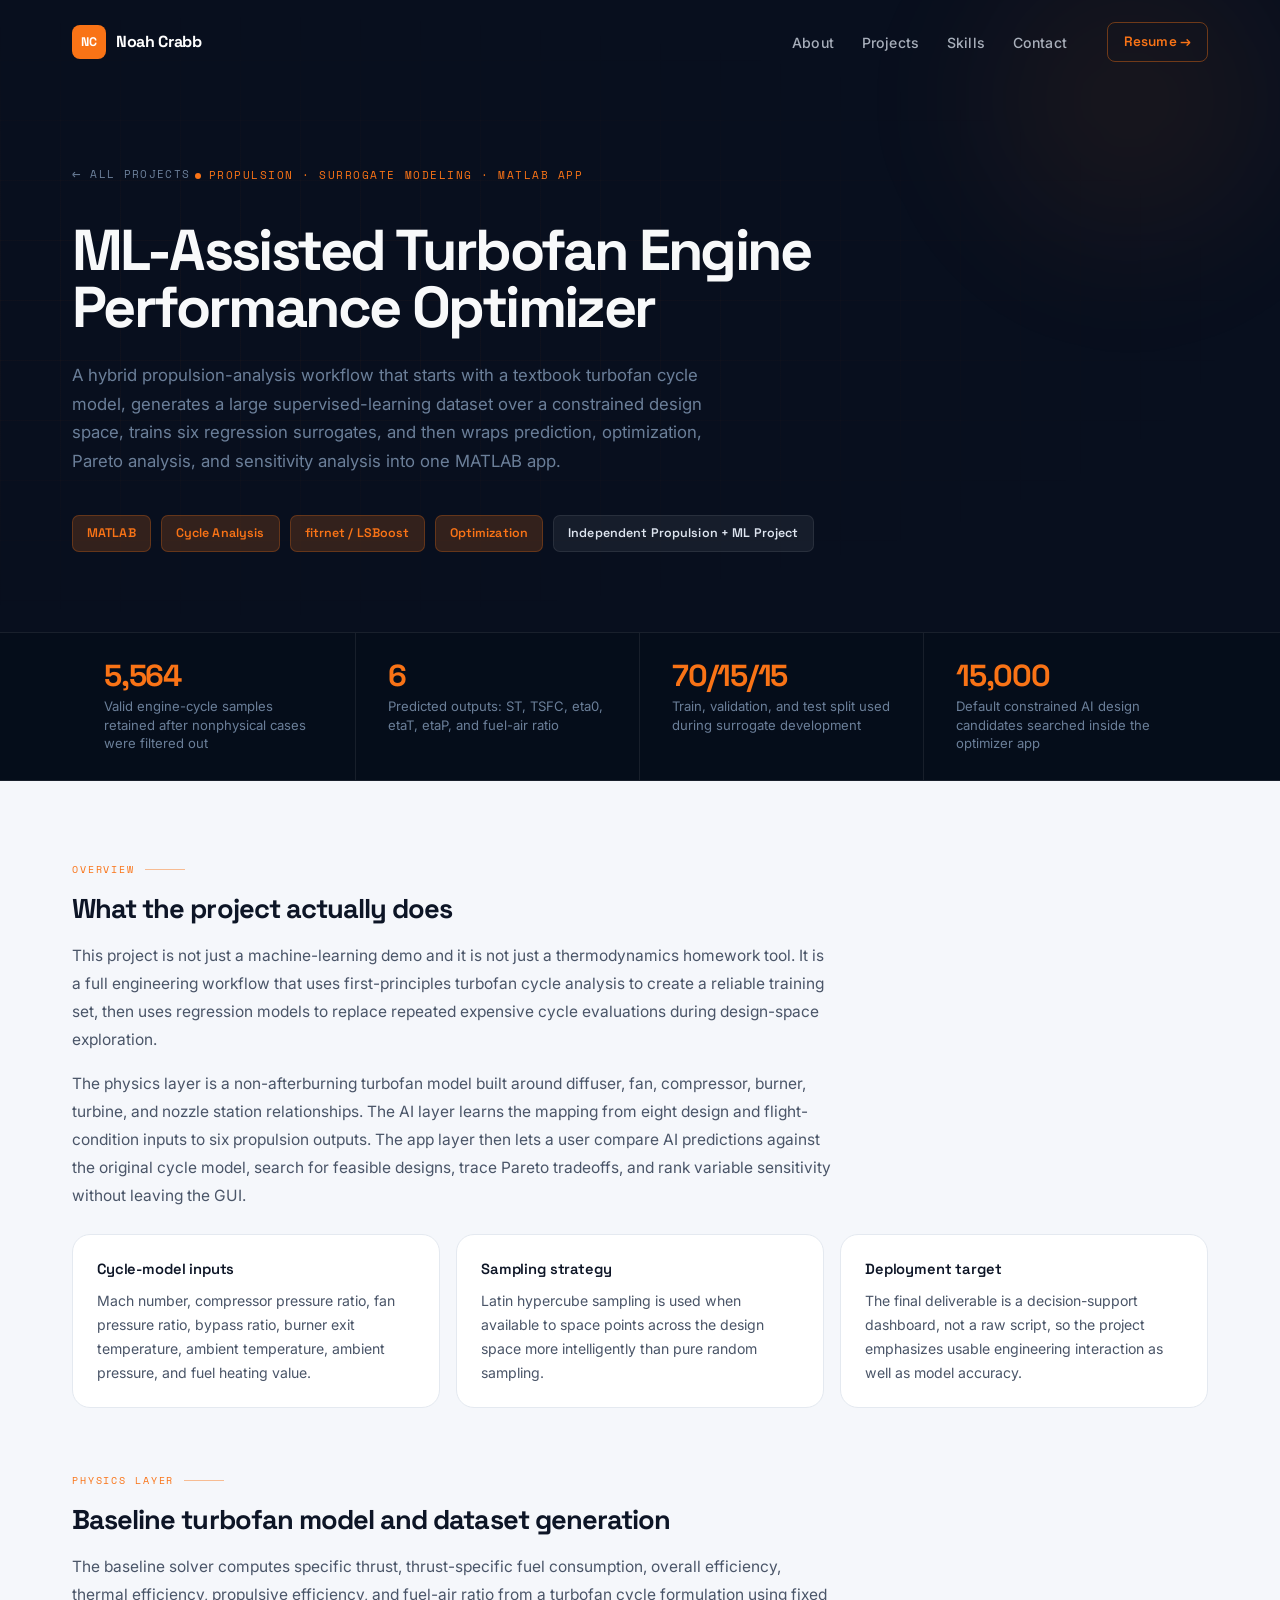
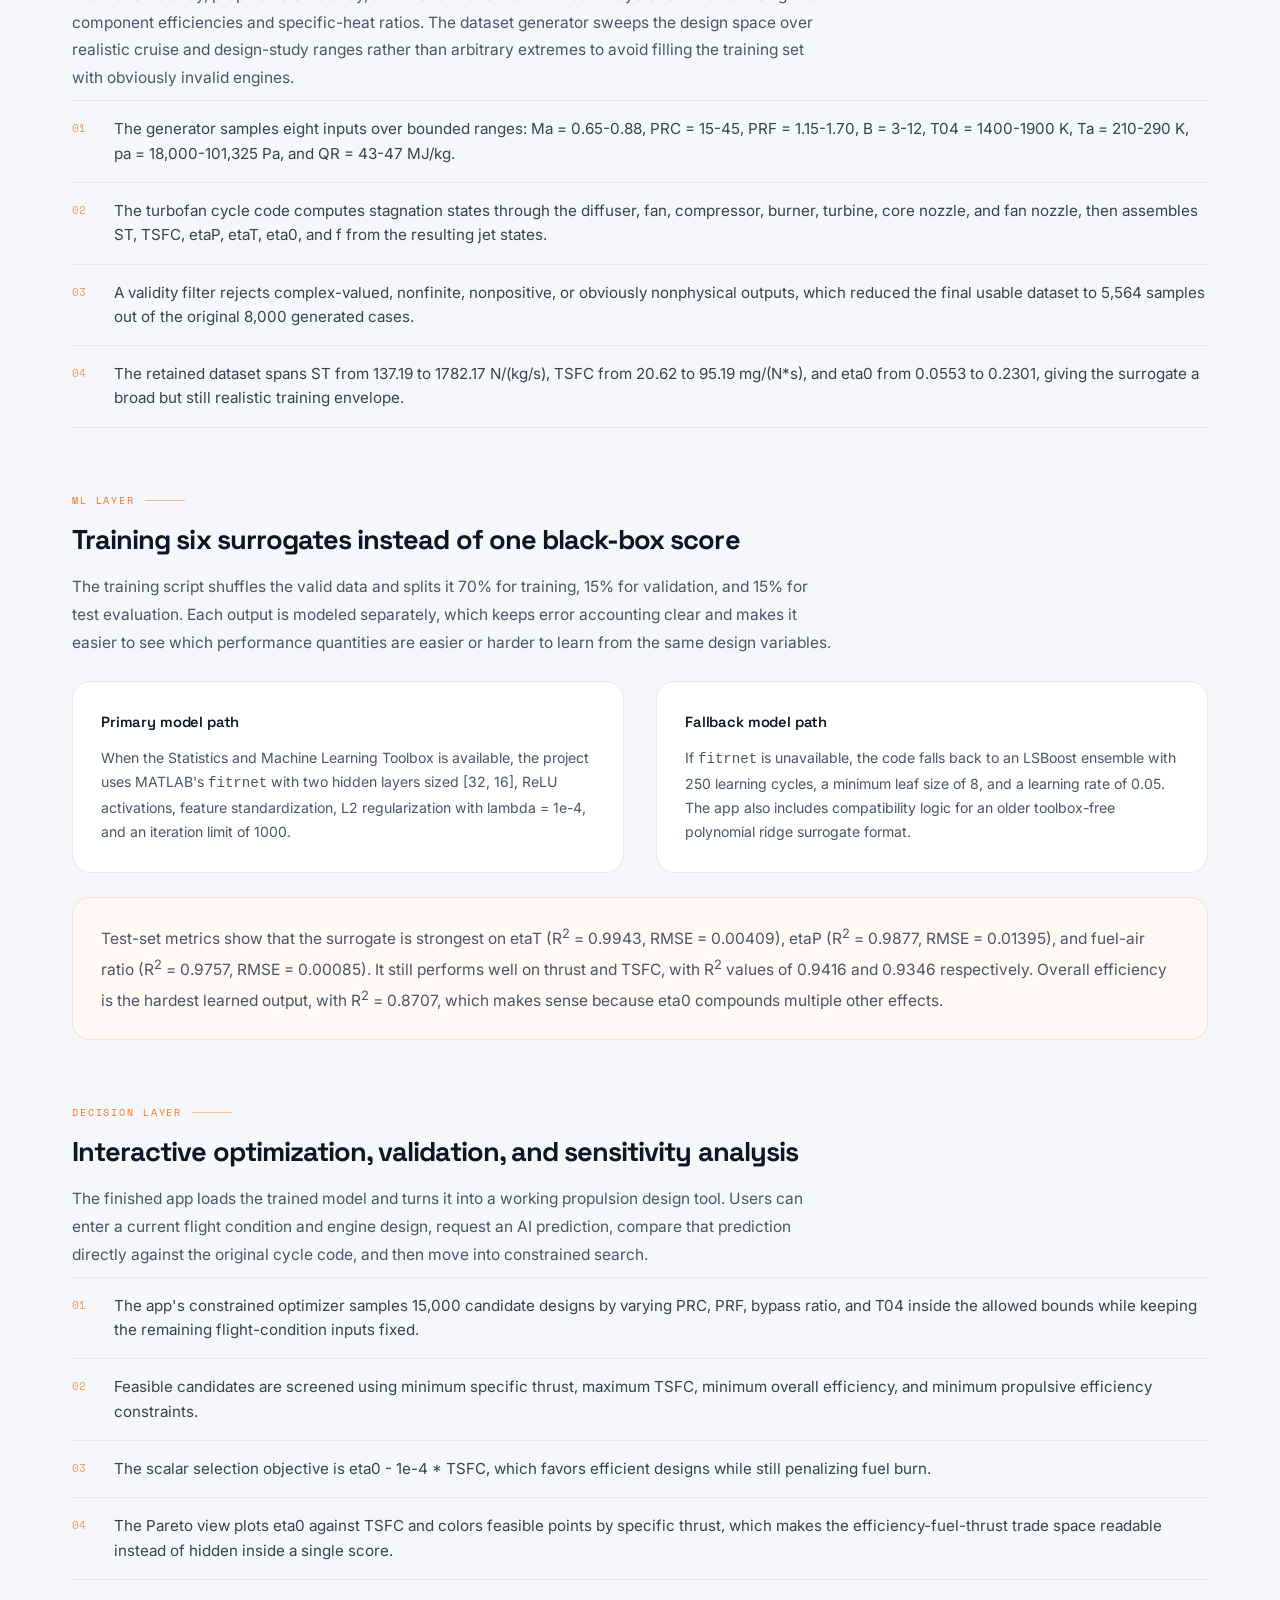
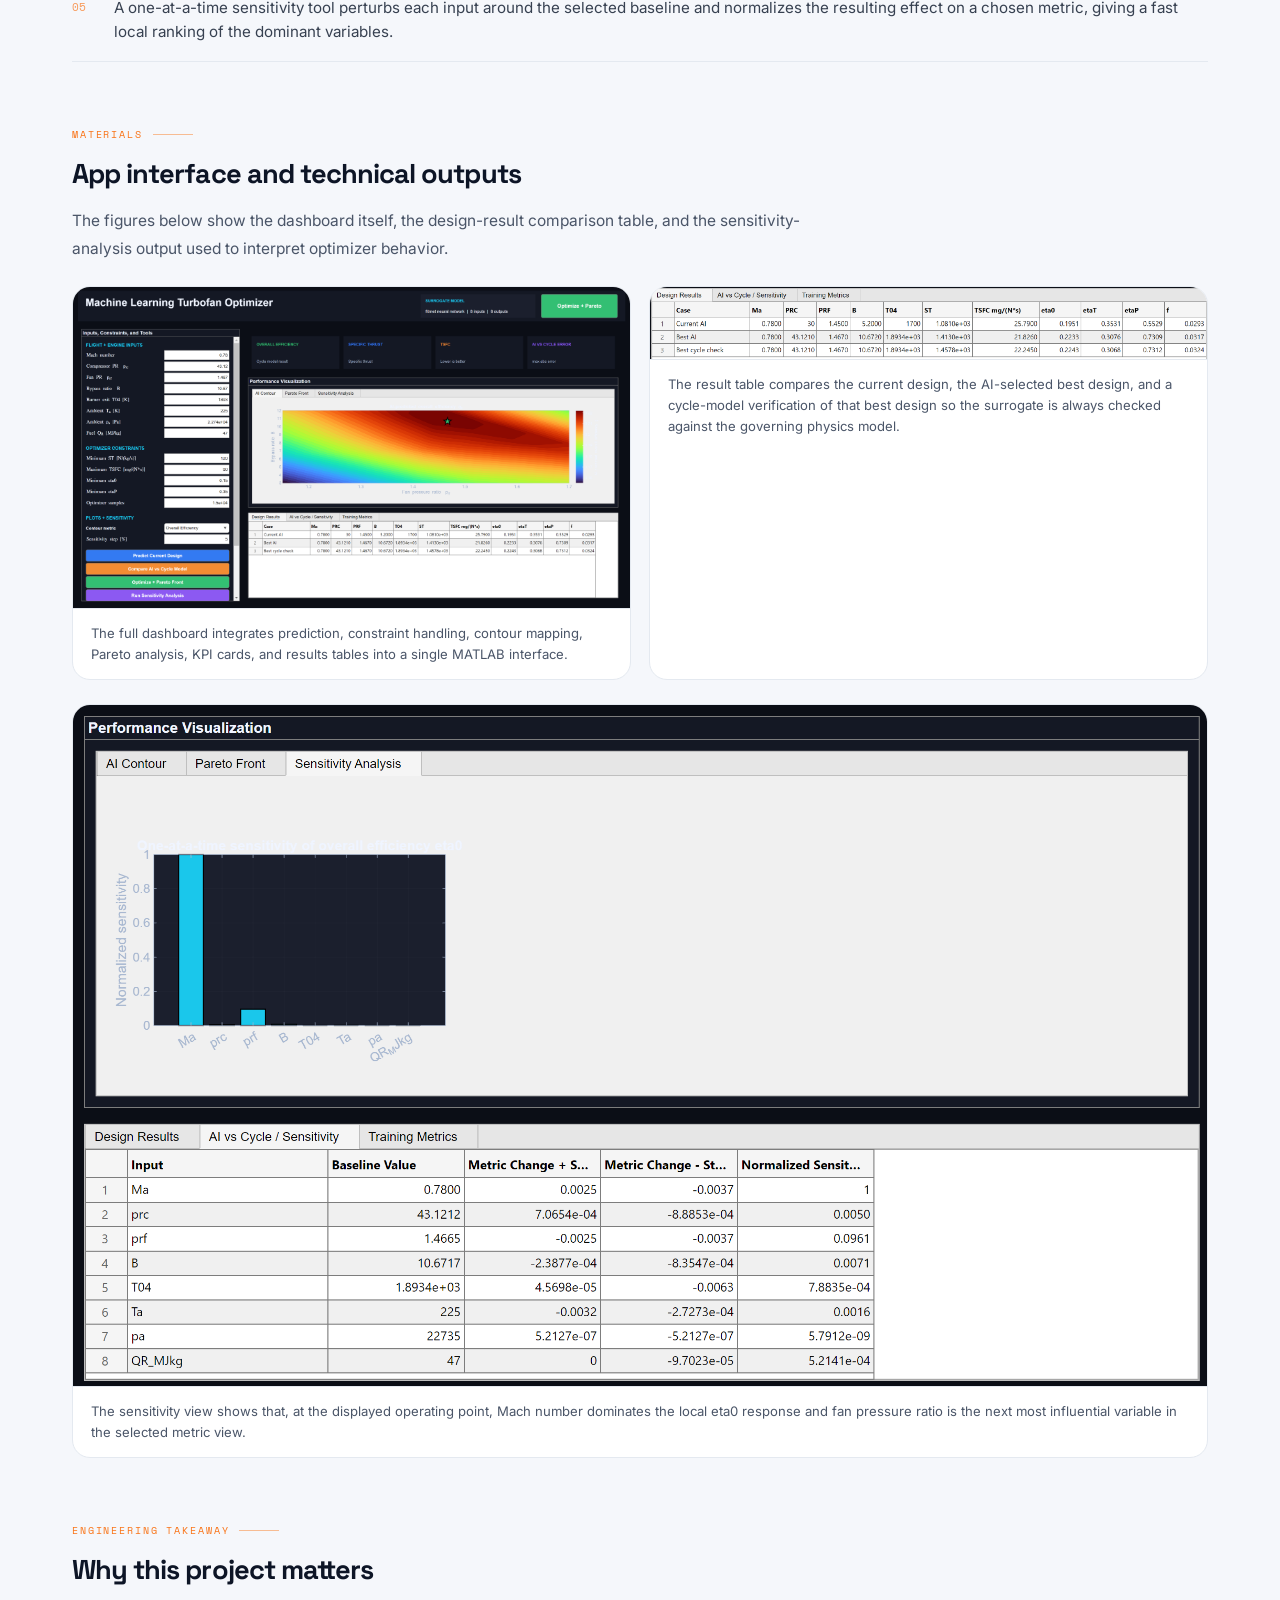
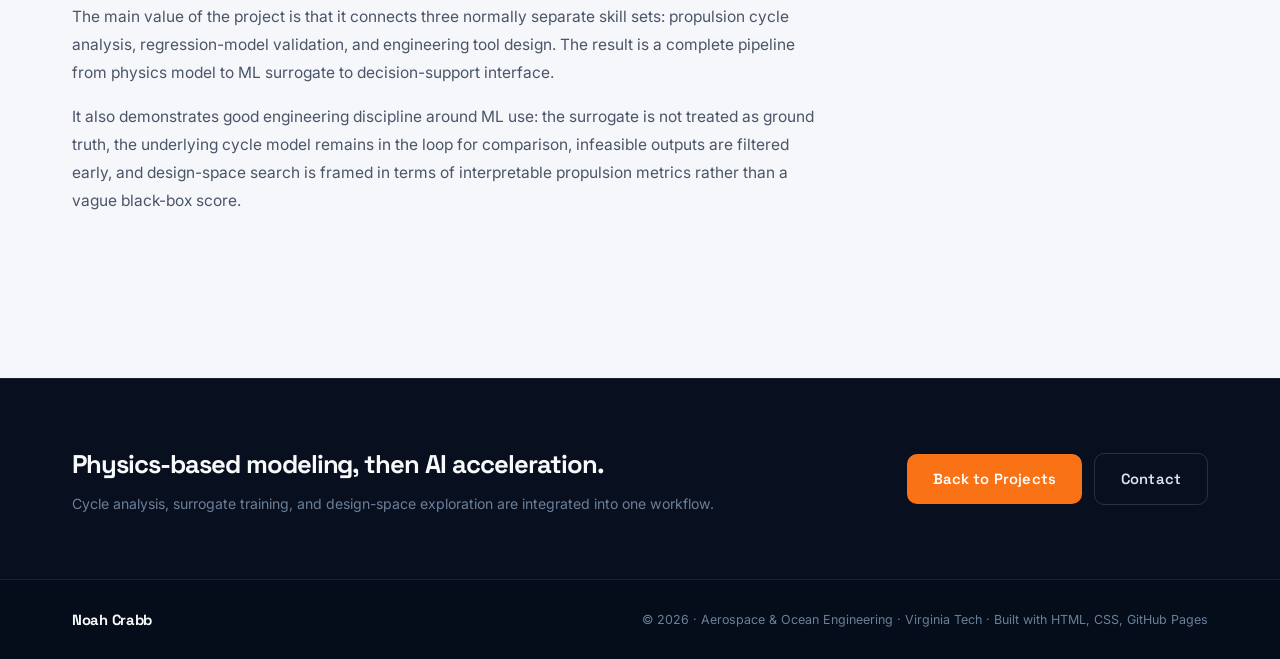
<file: projects/turbofan_optimizer.html>
<!DOCTYPE html>
<html lang="en">
<head>
  <meta charset="UTF-8" />
  <meta name="viewport" content="width=device-width, initial-scale=1.0" />
  <title>ML Turbofan Engine Performance Optimizer | Noah Crabb</title>
  <link rel="stylesheet" href="../style.css" />
  <link rel="stylesheet" href="./project-page.css" />
  <link rel="preconnect" href="https://fonts.googleapis.com">
  <link rel="preconnect" href="https://fonts.gstatic.com" crossorigin>
  <link href="https://fonts.googleapis.com/css2?family=Space+Grotesk:wght@400;500;600;700&family=Inter:wght@400;500;600&family=Space+Mono:wght@400;700&display=swap" rel="stylesheet">
</head>
<body>
  <header class="navbar scrolled" id="navbar">
    <div class="nav-container">
      <a href="../index.html" class="logo">
        <span class="logo-mark">NC</span>
        <span class="logo-text">Noah Crabb</span>
      </a>
      <nav class="nav-links">
        <a href="../index.html#about">About</a>
        <a href="../index.html#projects">Projects</a>
        <a href="../index.html#skills">Skills</a>
        <a href="../index.html#contact">Contact</a>
      </nav>
      <a href="../Noah_Crabb_Resume.pdf" class="nav-cta" target="_blank">Resume &rarr;</a>
    </div>
  </header>

  <section class="proj-hero">
    <div class="proj-hero-grid"></div>
    <div class="proj-hero-orb"></div>
    <div class="container proj-hero-inner">
      <a href="../index.html#projects" class="proj-back">
        <span class="proj-back-arrow">&larr;</span> All Projects
      </a>

      <div class="proj-hero-tag">Propulsion &middot; Surrogate Modeling &middot; MATLAB App</div>
      <h1>ML-Assisted Turbofan Engine Performance Optimizer</h1>
      <p class="proj-hero-sub">
        A hybrid propulsion-analysis workflow that starts with a textbook turbofan cycle model, generates a
        large supervised-learning dataset over a constrained design space, trains six regression surrogates,
        and then wraps prediction, optimization, Pareto analysis, and sensitivity analysis into one MATLAB app.
      </p>

      <div class="proj-meta-row">
        <span class="proj-meta-pill pill-tool">MATLAB</span>
        <span class="proj-meta-pill pill-tool">Cycle Analysis</span>
        <span class="proj-meta-pill pill-tool">fitrnet / LSBoost</span>
        <span class="proj-meta-pill pill-tool">Optimization</span>
        <span class="proj-meta-pill pill-type">Independent Propulsion + ML Project</span>
      </div>
    </div>
  </section>

  <div class="proj-stats-bar">
    <div class="container">
      <div class="proj-stats-bar-inner">
        <div class="proj-stat">
          <div class="proj-stat-val">5,564</div>
          <div class="proj-stat-label">Valid engine-cycle samples retained after nonphysical cases were filtered out</div>
        </div>
        <div class="proj-stat">
          <div class="proj-stat-val">6</div>
          <div class="proj-stat-label">Predicted outputs: ST, TSFC, eta0, etaT, etaP, and fuel-air ratio</div>
        </div>
        <div class="proj-stat">
          <div class="proj-stat-val">70/15/15</div>
          <div class="proj-stat-label">Train, validation, and test split used during surrogate development</div>
        </div>
        <div class="proj-stat">
          <div class="proj-stat-val">15,000</div>
          <div class="proj-stat-label">Default constrained AI design candidates searched inside the optimizer app</div>
        </div>
      </div>
    </div>
  </div>

  <div class="proj-content">
    <div class="container">
      <div class="proj-section" data-reveal>
        <div class="proj-section-label">Overview</div>
        <h2>What the project actually does</h2>
        <p>
          This project is not just a machine-learning demo and it is not just a thermodynamics homework tool.
          It is a full engineering workflow that uses first-principles turbofan cycle analysis to create a
          reliable training set, then uses regression models to replace repeated expensive cycle evaluations
          during design-space exploration.
        </p>
        <p>
          The physics layer is a non-afterburning turbofan model built around diffuser, fan, compressor,
          burner, turbine, and nozzle station relationships. The AI layer learns the mapping from eight design
          and flight-condition inputs to six propulsion outputs. The app layer then lets a user compare AI
          predictions against the original cycle model, search for feasible designs, trace Pareto tradeoffs,
          and rank variable sensitivity without leaving the GUI.
        </p>

        <div class="proj-summary-grid">
          <div class="proj-summary-card">
            <h4>Cycle-model inputs</h4>
            <p>Mach number, compressor pressure ratio, fan pressure ratio, bypass ratio, burner exit temperature, ambient temperature, ambient pressure, and fuel heating value.</p>
          </div>
          <div class="proj-summary-card">
            <h4>Sampling strategy</h4>
            <p>Latin hypercube sampling is used when available to space points across the design space more intelligently than pure random sampling.</p>
          </div>
          <div class="proj-summary-card">
            <h4>Deployment target</h4>
            <p>The final deliverable is a decision-support dashboard, not a raw script, so the project emphasizes usable engineering interaction as well as model accuracy.</p>
          </div>
        </div>
      </div>

      <div class="proj-section" data-reveal>
        <div class="proj-section-label">Physics Layer</div>
        <h2>Baseline turbofan model and dataset generation</h2>
        <p>
          The baseline solver computes specific thrust, thrust-specific fuel consumption, overall efficiency,
          thermal efficiency, propulsive efficiency, and fuel-air ratio from a turbofan cycle formulation using
          fixed component efficiencies and specific-heat ratios. The dataset generator sweeps the design space
          over realistic cruise and design-study ranges rather than arbitrary extremes to avoid filling the
          training set with obviously invalid engines.
        </p>
        <ul class="feature-list">
          <li data-n="01">The generator samples eight inputs over bounded ranges: Ma = 0.65-0.88, PRC = 15-45, PRF = 1.15-1.70, B = 3-12, T04 = 1400-1900 K, Ta = 210-290 K, pa = 18,000-101,325 Pa, and QR = 43-47 MJ/kg.</li>
          <li data-n="02">The turbofan cycle code computes stagnation states through the diffuser, fan, compressor, burner, turbine, core nozzle, and fan nozzle, then assembles ST, TSFC, etaP, etaT, eta0, and f from the resulting jet states.</li>
          <li data-n="03">A validity filter rejects complex-valued, nonfinite, nonpositive, or obviously nonphysical outputs, which reduced the final usable dataset to 5,564 samples out of the original 8,000 generated cases.</li>
          <li data-n="04">The retained dataset spans ST from 137.19 to 1782.17 N/(kg/s), TSFC from 20.62 to 95.19 mg/(N*s), and eta0 from 0.0553 to 0.2301, giving the surrogate a broad but still realistic training envelope.</li>
        </ul>
      </div>

      <div class="proj-section" data-reveal>
        <div class="proj-section-label">ML Layer</div>
        <h2>Training six surrogates instead of one black-box score</h2>
        <p>
          The training script shuffles the valid data and splits it 70% for training, 15% for validation,
          and 15% for test evaluation. Each output is modeled separately, which keeps error accounting clear
          and makes it easier to see which performance quantities are easier or harder to learn from the same
          design variables.
        </p>
        <div class="proj-two-col">
          <div class="proj-two-col-block">
            <h4>Primary model path</h4>
            <p>
              When the Statistics and Machine Learning Toolbox is available, the project uses MATLAB's
              <code>fitrnet</code> with two hidden layers sized [32, 16], ReLU activations, feature
              standardization, L2 regularization with lambda = 1e-4, and an iteration limit of 1000.
            </p>
          </div>
          <div class="proj-two-col-block">
            <h4>Fallback model path</h4>
            <p>
              If <code>fitrnet</code> is unavailable, the code falls back to an LSBoost ensemble with 250
              learning cycles, a minimum leaf size of 8, and a learning rate of 0.05. The app also includes
              compatibility logic for an older toolbox-free polynomial ridge surrogate format.
            </p>
          </div>
        </div>
        <div class="proj-callout">
          <p>
            Test-set metrics show that the surrogate is strongest on etaT (R<sup>2</sup> = 0.9943, RMSE = 0.00409),
            etaP (R<sup>2</sup> = 0.9877, RMSE = 0.01395), and fuel-air ratio
            (R<sup>2</sup> = 0.9757, RMSE = 0.00085). It still performs well on thrust and TSFC, with
            R<sup>2</sup> values of 0.9416 and 0.9346 respectively. Overall efficiency is the hardest learned
            output, with R<sup>2</sup> = 0.8707, which makes sense because eta0 compounds multiple other effects.
          </p>
        </div>
      </div>

      <div class="proj-section" data-reveal>
        <div class="proj-section-label">Decision Layer</div>
        <h2>Interactive optimization, validation, and sensitivity analysis</h2>
        <p>
          The finished app loads the trained model and turns it into a working propulsion design tool.
          Users can enter a current flight condition and engine design, request an AI prediction, compare
          that prediction directly against the original cycle code, and then move into constrained search.
        </p>
        <ul class="feature-list">
          <li data-n="01">The app's constrained optimizer samples 15,000 candidate designs by varying PRC, PRF, bypass ratio, and T04 inside the allowed bounds while keeping the remaining flight-condition inputs fixed.</li>
          <li data-n="02">Feasible candidates are screened using minimum specific thrust, maximum TSFC, minimum overall efficiency, and minimum propulsive efficiency constraints.</li>
          <li data-n="03">The scalar selection objective is eta0 - 1e-4 * TSFC, which favors efficient designs while still penalizing fuel burn.</li>
          <li data-n="04">The Pareto view plots eta0 against TSFC and colors feasible points by specific thrust, which makes the efficiency-fuel-thrust trade space readable instead of hidden inside a single score.</li>
          <li data-n="05">A one-at-a-time sensitivity tool perturbs each input around the selected baseline and normalizes the resulting effect on a chosen metric, giving a fast local ranking of the dominant variables.</li>
        </ul>
      </div>

      <div class="proj-section" data-reveal>
        <div class="proj-section-label">Materials</div>
        <h2>App interface and technical outputs</h2>
        <p>
          The figures below show the dashboard itself, the design-result comparison table, and the
          sensitivity-analysis output used to interpret optimizer behavior.
        </p>
        <div class="proj-img-grid">
          <figure class="proj-img-fig">
            <img src="../turbofan_ai_optimizer_project/turbofan-gui.png" alt="Machine learning turbofan optimizer dashboard" loading="lazy" />
            <figcaption>The full dashboard integrates prediction, constraint handling, contour mapping, Pareto analysis, KPI cards, and results tables into a single MATLAB interface.</figcaption>
          </figure>
          <figure class="proj-img-fig">
            <img src="../turbofan_ai_optimizer_project/turbofan-results.png" alt="Turbofan optimizer design results table" loading="lazy" />
            <figcaption>The result table compares the current design, the AI-selected best design, and a cycle-model verification of that best design so the surrogate is always checked against the governing physics model.</figcaption>
          </figure>
        </div>
        <div class="proj-img-grid single">
          <figure class="proj-img-fig">
            <img src="../turbofan_ai_optimizer_project/turbofan-sensitivity.png" alt="Turbofan optimizer sensitivity analysis" loading="lazy" />
            <figcaption>The sensitivity view shows that, at the displayed operating point, Mach number dominates the local eta0 response and fan pressure ratio is the next most influential variable in the selected metric view.</figcaption>
          </figure>
        </div>
      </div>

      <div class="proj-section" data-reveal>
        <div class="proj-section-label">Engineering Takeaway</div>
        <h2>Why this project matters</h2>
        <p>
          The main value of the project is that it connects three normally separate skill sets: propulsion
          cycle analysis, regression-model validation, and engineering tool design. The result is a complete
          pipeline from physics model to ML surrogate to decision-support interface.
        </p>
        <p>
          It also demonstrates good engineering discipline around ML use: the surrogate is not treated as
          ground truth, the underlying cycle model remains in the loop for comparison, infeasible outputs are
          filtered early, and design-space search is framed in terms of interpretable propulsion metrics rather
          than a vague black-box score.
        </p>
      </div>
    </div>
  </div>

  <div class="proj-cta">
    <div class="container">
      <div class="proj-cta-inner">
        <div>
          <div class="proj-cta-text">Physics-based modeling, then AI acceleration.</div>
          <div class="proj-cta-sub">Cycle analysis, surrogate training, and design-space exploration are integrated into one workflow.</div>
        </div>
        <div class="proj-cta-btns">
          <a href="../index.html#projects" class="btn-primary">Back to Projects</a>
          <a href="../index.html#contact" class="btn-ghost">Contact</a>
        </div>
      </div>
    </div>
  </div>

  <footer class="footer">
    <div class="container footer-inner">
      <span class="footer-name">Noah Crabb</span>
      <span class="footer-copy">&copy; 2026 &middot; Aerospace &amp; Ocean Engineering &middot; Virginia Tech &middot; Built with HTML, CSS, GitHub Pages</span>
    </div>
  </footer>

  <script>
    const reveals = document.querySelectorAll('[data-reveal]');
    const observer = new IntersectionObserver((entries) => {
      entries.forEach((entry) => {
        if (entry.isIntersecting) {
          entry.target.classList.add('revealed');
          observer.unobserve(entry.target);
        }
      });
    }, { threshold: 0.08 });

    reveals.forEach((element) => observer.observe(element));

    window.addEventListener('scroll', () => {
      document.getElementById('navbar').classList.toggle('scrolled', window.scrollY > 0);
    });
  </script>
</body>
</html>
</file>
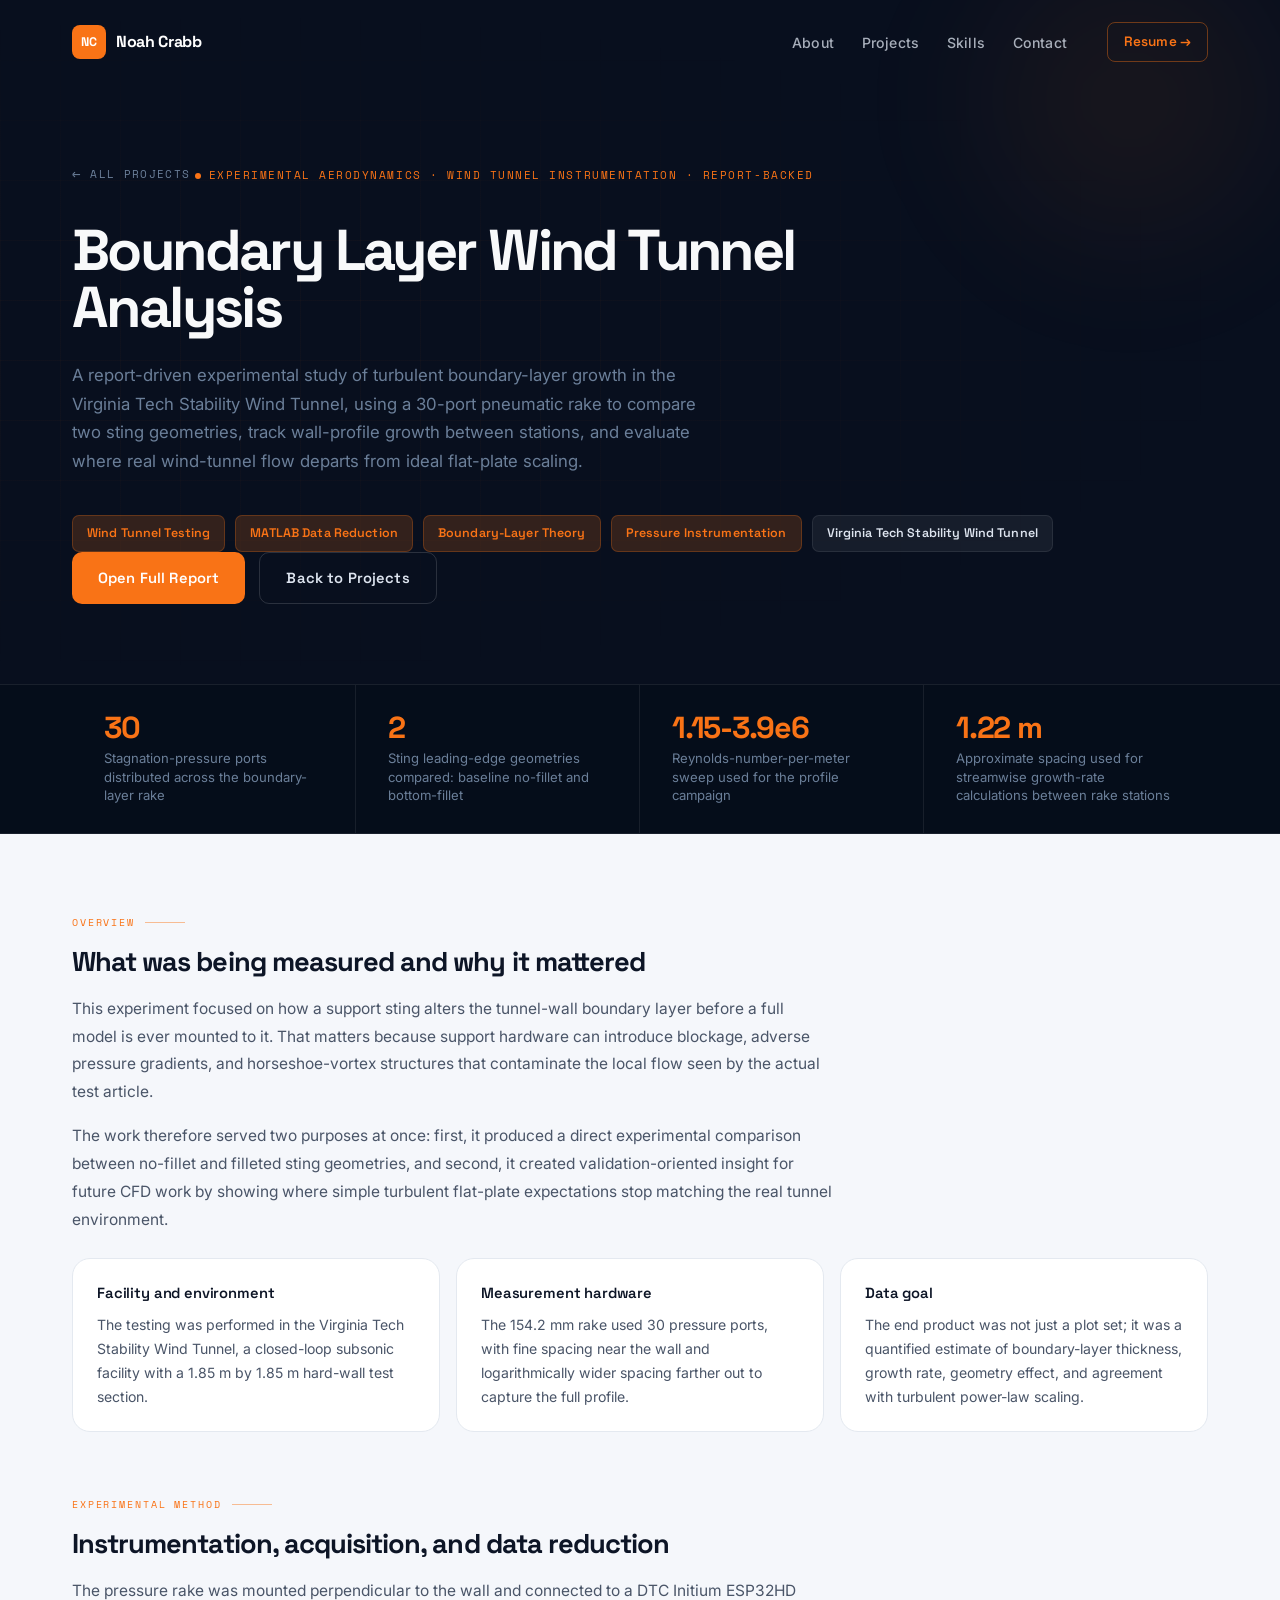
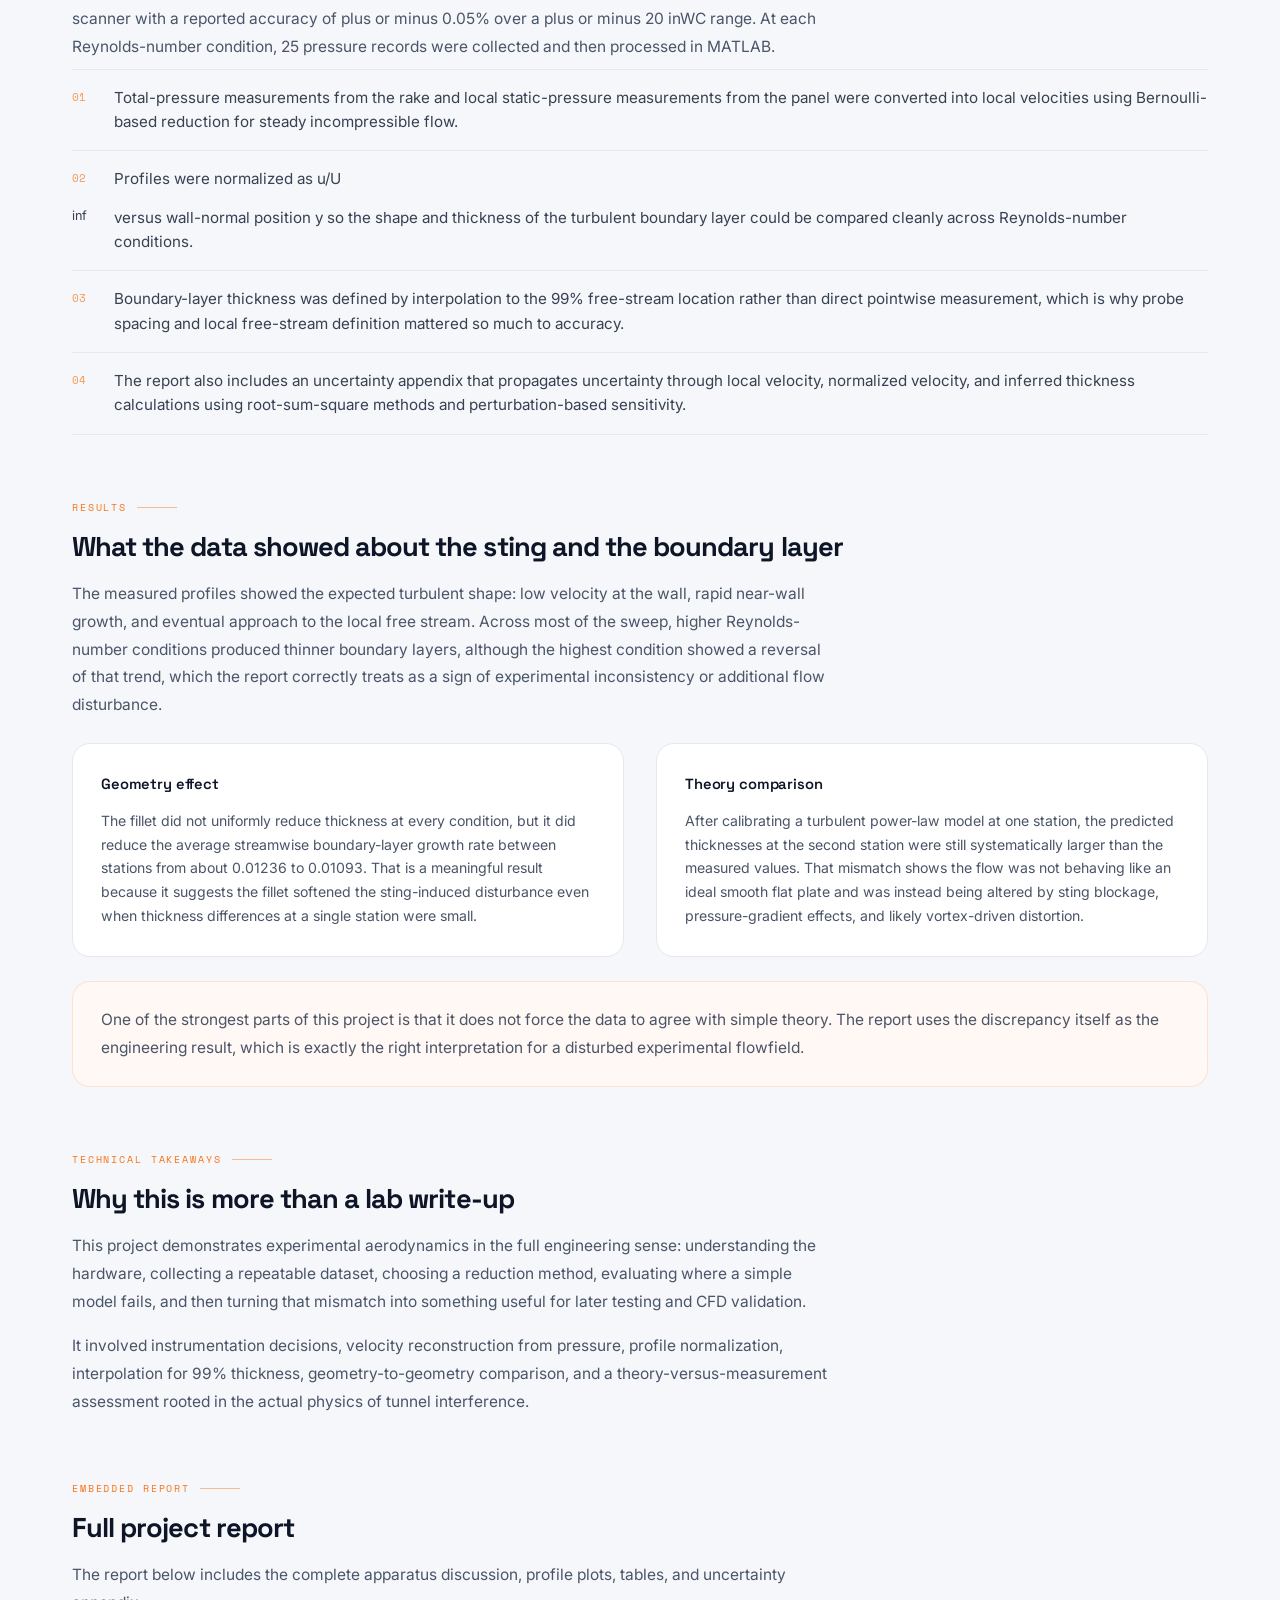
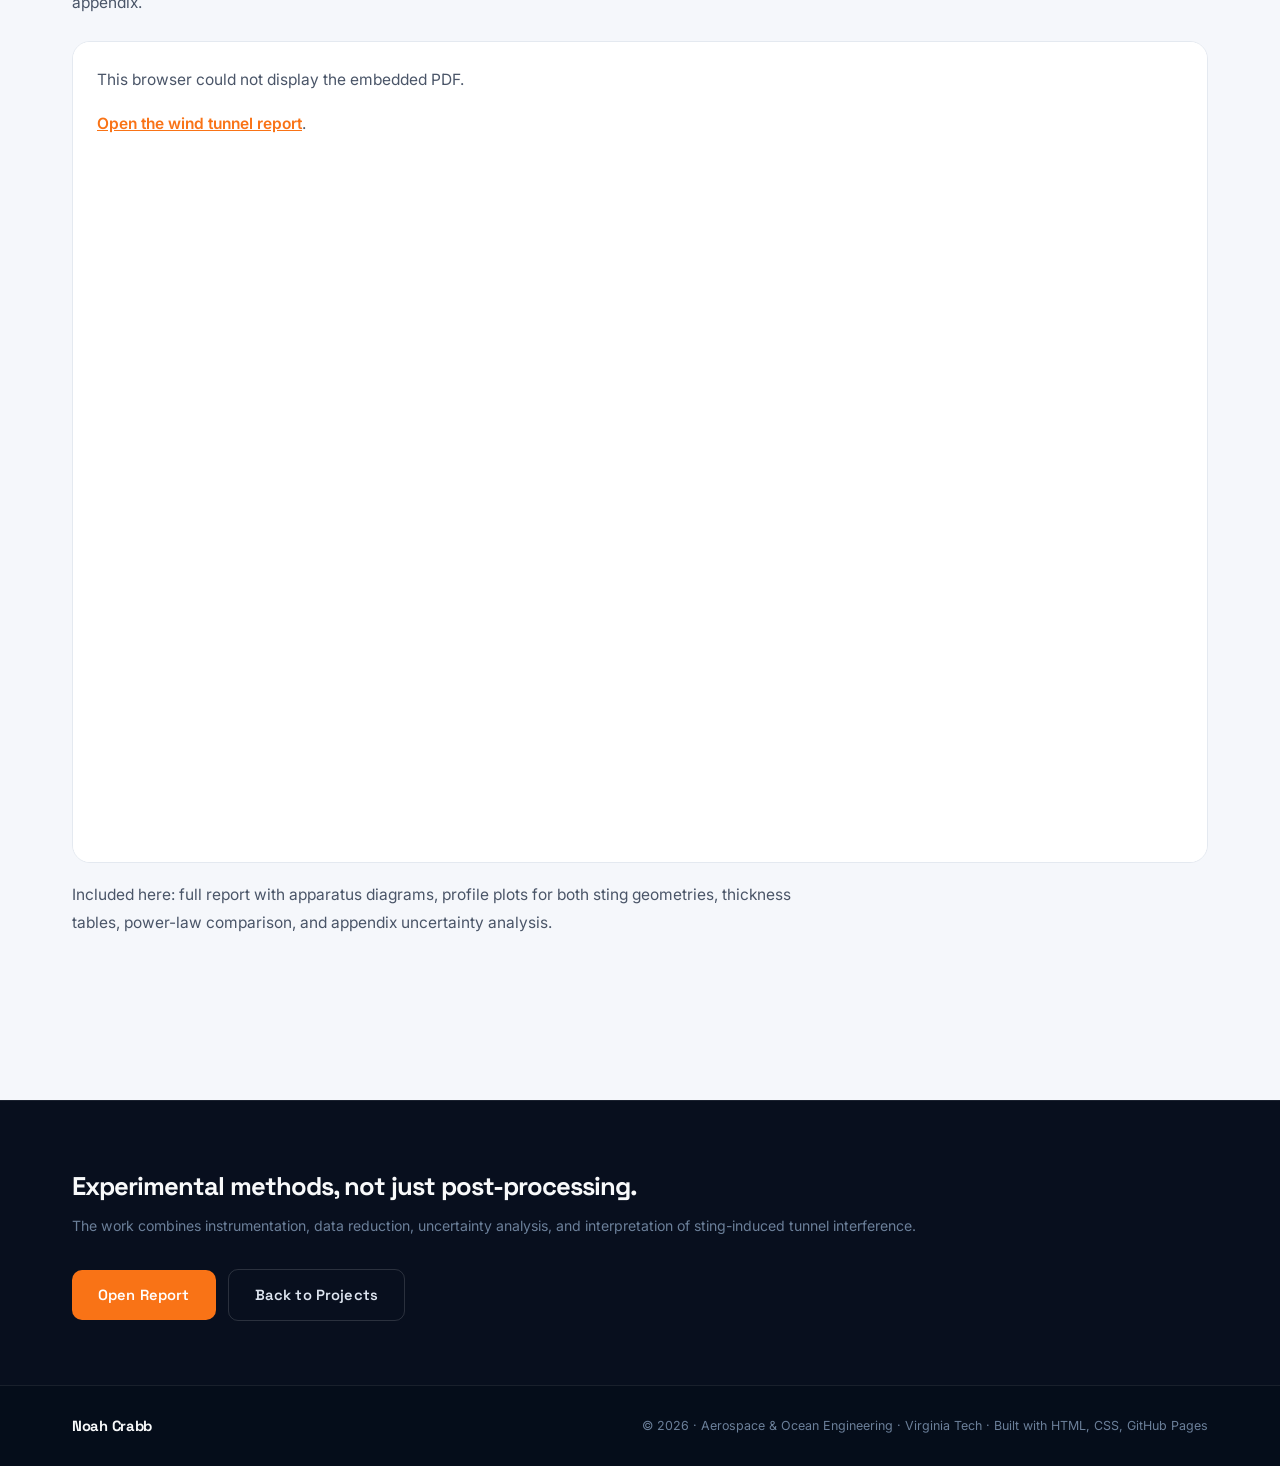
<file: projects/wind_tunnel_analysis.html>
<!DOCTYPE html>
<html lang="en">
<head>
  <meta charset="UTF-8" />
  <meta name="viewport" content="width=device-width, initial-scale=1.0" />
  <title>Boundary Layer Wind Tunnel Analysis | Noah Crabb</title>
  <link rel="stylesheet" href="../style.css" />
  <link rel="stylesheet" href="./project-page.css" />
  <link rel="preconnect" href="https://fonts.googleapis.com">
  <link rel="preconnect" href="https://fonts.gstatic.com" crossorigin>
  <link href="https://fonts.googleapis.com/css2?family=Space+Grotesk:wght@400;500;600;700&family=Inter:wght@400;500;600&family=Space+Mono:wght@400;700&display=swap" rel="stylesheet">
</head>
<body>
  <header class="navbar scrolled" id="navbar">
    <div class="nav-container">
      <a href="../index.html" class="logo">
        <span class="logo-mark">NC</span>
        <span class="logo-text">Noah Crabb</span>
      </a>
      <nav class="nav-links">
        <a href="../index.html#about">About</a>
        <a href="../index.html#projects">Projects</a>
        <a href="../index.html#skills">Skills</a>
        <a href="../index.html#contact">Contact</a>
      </nav>
      <a href="../Noah_Crabb_Resume.pdf" class="nav-cta" target="_blank">Resume &rarr;</a>
    </div>
  </header>

  <section class="proj-hero">
    <div class="proj-hero-grid"></div>
    <div class="proj-hero-orb"></div>
    <div class="container proj-hero-inner">
      <a href="../index.html#projects" class="proj-back">
        <span class="proj-back-arrow">&larr;</span> All Projects
      </a>

      <div class="proj-hero-tag">Experimental Aerodynamics &middot; Wind Tunnel Instrumentation &middot; Report-Backed</div>
      <h1>Boundary Layer Wind Tunnel Analysis</h1>
      <p class="proj-hero-sub">
        A report-driven experimental study of turbulent boundary-layer growth in the Virginia Tech Stability
        Wind Tunnel, using a 30-port pneumatic rake to compare two sting geometries, track wall-profile growth
        between stations, and evaluate where real wind-tunnel flow departs from ideal flat-plate scaling.
      </p>

      <div class="proj-meta-row">
        <span class="proj-meta-pill pill-tool">Wind Tunnel Testing</span>
        <span class="proj-meta-pill pill-tool">MATLAB Data Reduction</span>
        <span class="proj-meta-pill pill-tool">Boundary-Layer Theory</span>
        <span class="proj-meta-pill pill-tool">Pressure Instrumentation</span>
        <span class="proj-meta-pill pill-type">Virginia Tech Stability Wind Tunnel</span>
      </div>

      <div class="hero-actions">
        <a href="../WInd%20Tunnel%20Boundary%20Layer%20Research%20Project/Turbulent_Boundary_Layer_Sting_Mount.pdf" class="btn-primary" target="_blank">Open Full Report</a>
        <a href="../index.html#projects" class="btn-ghost">Back to Projects</a>
      </div>
    </div>
  </section>

  <div class="proj-stats-bar">
    <div class="container">
      <div class="proj-stats-bar-inner">
        <div class="proj-stat">
          <div class="proj-stat-val">30</div>
          <div class="proj-stat-label">Stagnation-pressure ports distributed across the boundary-layer rake</div>
        </div>
        <div class="proj-stat">
          <div class="proj-stat-val">2</div>
          <div class="proj-stat-label">Sting leading-edge geometries compared: baseline no-fillet and bottom-fillet</div>
        </div>
        <div class="proj-stat">
          <div class="proj-stat-val">1.15-3.9e6</div>
          <div class="proj-stat-label">Reynolds-number-per-meter sweep used for the profile campaign</div>
        </div>
        <div class="proj-stat">
          <div class="proj-stat-val">1.22 m</div>
          <div class="proj-stat-label">Approximate spacing used for streamwise growth-rate calculations between rake stations</div>
        </div>
      </div>
    </div>
  </div>

  <div class="proj-content">
    <div class="container">
      <div class="proj-section" data-reveal>
        <div class="proj-section-label">Overview</div>
        <h2>What was being measured and why it mattered</h2>
        <p>
          This experiment focused on how a support sting alters the tunnel-wall boundary layer before a full
          model is ever mounted to it. That matters because support hardware can introduce blockage, adverse
          pressure gradients, and horseshoe-vortex structures that contaminate the local flow seen by the actual
          test article.
        </p>
        <p>
          The work therefore served two purposes at once: first, it produced a direct experimental comparison
          between no-fillet and filleted sting geometries, and second, it created validation-oriented insight
          for future CFD work by showing where simple turbulent flat-plate expectations stop matching the real
          tunnel environment.
        </p>

        <div class="proj-summary-grid">
          <div class="proj-summary-card">
            <h4>Facility and environment</h4>
            <p>The testing was performed in the Virginia Tech Stability Wind Tunnel, a closed-loop subsonic facility with a 1.85 m by 1.85 m hard-wall test section.</p>
          </div>
          <div class="proj-summary-card">
            <h4>Measurement hardware</h4>
            <p>The 154.2 mm rake used 30 pressure ports, with fine spacing near the wall and logarithmically wider spacing farther out to capture the full profile.</p>
          </div>
          <div class="proj-summary-card">
            <h4>Data goal</h4>
            <p>The end product was not just a plot set; it was a quantified estimate of boundary-layer thickness, growth rate, geometry effect, and agreement with turbulent power-law scaling.</p>
          </div>
        </div>
      </div>

      <div class="proj-section" data-reveal>
        <div class="proj-section-label">Experimental Method</div>
        <h2>Instrumentation, acquisition, and data reduction</h2>
        <p>
          The pressure rake was mounted perpendicular to the wall and connected to a DTC Initium ESP32HD
          scanner with a reported accuracy of plus or minus 0.05% over a plus or minus 20 inWC range. At each
          Reynolds-number condition, 25 pressure records were collected and then processed in MATLAB.
        </p>
        <ul class="feature-list">
          <li data-n="01">Total-pressure measurements from the rake and local static-pressure measurements from the panel were converted into local velocities using Bernoulli-based reduction for steady incompressible flow.</li>
          <li data-n="02">Profiles were normalized as u/U<sub>inf</sub> versus wall-normal position y so the shape and thickness of the turbulent boundary layer could be compared cleanly across Reynolds-number conditions.</li>
          <li data-n="03">Boundary-layer thickness was defined by interpolation to the 99% free-stream location rather than direct pointwise measurement, which is why probe spacing and local free-stream definition mattered so much to accuracy.</li>
          <li data-n="04">The report also includes an uncertainty appendix that propagates uncertainty through local velocity, normalized velocity, and inferred thickness calculations using root-sum-square methods and perturbation-based sensitivity.</li>
        </ul>
      </div>

      <div class="proj-section" data-reveal>
        <div class="proj-section-label">Results</div>
        <h2>What the data showed about the sting and the boundary layer</h2>
        <p>
          The measured profiles showed the expected turbulent shape: low velocity at the wall, rapid near-wall
          growth, and eventual approach to the local free stream. Across most of the sweep, higher
          Reynolds-number conditions produced thinner boundary layers, although the highest condition showed a
          reversal of that trend, which the report correctly treats as a sign of experimental inconsistency or
          additional flow disturbance.
        </p>
        <div class="proj-two-col">
          <div class="proj-two-col-block">
            <h4>Geometry effect</h4>
            <p>
              The fillet did not uniformly reduce thickness at every condition, but it did reduce the average
              streamwise boundary-layer growth rate between stations from about 0.01236 to 0.01093. That is a
              meaningful result because it suggests the fillet softened the sting-induced disturbance even when
              thickness differences at a single station were small.
            </p>
          </div>
          <div class="proj-two-col-block">
            <h4>Theory comparison</h4>
            <p>
              After calibrating a turbulent power-law model at one station, the predicted thicknesses at the
              second station were still systematically larger than the measured values. That mismatch shows the
              flow was not behaving like an ideal smooth flat plate and was instead being altered by sting
              blockage, pressure-gradient effects, and likely vortex-driven distortion.
            </p>
          </div>
        </div>
        <div class="proj-callout">
          <p>
            One of the strongest parts of this project is that it does not force the data to agree with simple
            theory. The report uses the discrepancy itself as the engineering result, which is exactly the right
            interpretation for a disturbed experimental flowfield.
          </p>
        </div>
      </div>

      <div class="proj-section" data-reveal>
        <div class="proj-section-label">Technical Takeaways</div>
        <h2>Why this is more than a lab write-up</h2>
        <p>
          This project demonstrates experimental aerodynamics in the full engineering sense: understanding the
          hardware, collecting a repeatable dataset, choosing a reduction method, evaluating where a simple
          model fails, and then turning that mismatch into something useful for later testing and CFD
          validation.
        </p>
        <p>
          It involved instrumentation decisions, velocity reconstruction from pressure, profile normalization,
          interpolation for 99% thickness, geometry-to-geometry comparison, and a theory-versus-measurement
          assessment rooted in the actual physics of tunnel interference.
        </p>
      </div>

      <div class="proj-section" data-reveal>
        <div class="proj-section-label">Embedded Report</div>
        <h2>Full project report</h2>
        <p>
          The report below includes the complete apparatus discussion, profile plots, tables, and uncertainty
          appendix.
        </p>
        <div class="proj-report-frame">
          <object data="../WInd%20Tunnel%20Boundary%20Layer%20Research%20Project/Turbulent_Boundary_Layer_Sting_Mount.pdf" type="application/pdf">
            <div class="proj-report-fallback">
              <p>This browser could not display the embedded PDF.</p>
              <p><a href="../WInd%20Tunnel%20Boundary%20Layer%20Research%20Project/Turbulent_Boundary_Layer_Sting_Mount.pdf" target="_blank">Open the wind tunnel report</a>.</p>
            </div>
          </object>
        </div>
        <p class="proj-materials-note">
          Included here: full report with apparatus diagrams, profile plots for both sting geometries,
          thickness tables, power-law comparison, and appendix uncertainty analysis.
        </p>
      </div>
    </div>
  </div>

  <div class="proj-cta">
    <div class="container">
      <div class="proj-cta-inner">
        <div>
          <div class="proj-cta-text">Experimental methods, not just post-processing.</div>
          <div class="proj-cta-sub">The work combines instrumentation, data reduction, uncertainty analysis, and interpretation of sting-induced tunnel interference.</div>
        </div>
        <div class="proj-cta-btns">
          <a href="../WInd%20Tunnel%20Boundary%20Layer%20Research%20Project/Turbulent_Boundary_Layer_Sting_Mount.pdf" class="btn-primary" target="_blank">Open Report</a>
          <a href="../index.html#projects" class="btn-ghost">Back to Projects</a>
        </div>
      </div>
    </div>
  </div>

  <footer class="footer">
    <div class="container footer-inner">
      <span class="footer-name">Noah Crabb</span>
      <span class="footer-copy">&copy; 2026 &middot; Aerospace &amp; Ocean Engineering &middot; Virginia Tech &middot; Built with HTML, CSS, GitHub Pages</span>
    </div>
  </footer>

  <script>
    const reveals = document.querySelectorAll('[data-reveal]');
    const observer = new IntersectionObserver((entries) => {
      entries.forEach((entry) => {
        if (entry.isIntersecting) {
          entry.target.classList.add('revealed');
          observer.unobserve(entry.target);
        }
      });
    }, { threshold: 0.08 });

    reveals.forEach((element) => observer.observe(element));

    window.addEventListener('scroll', () => {
      document.getElementById('navbar').classList.toggle('scrolled', window.scrollY > 0);
    });
  </script>
</body>
</html>
</file>
<file: style.css>
/* =========================================
   NOAH CRABB PORTFOLIO — AEROSPACE THEME
   Space Grotesk · Inter · Space Mono
   Palette: Near-black + Aerospace Orange
   ========================================= */
 
:root {
  --black:    #050d1a;
  --dark:     #080f1e;
  --surface:  #0e1828;
  --surface2: #121f32;
  --border:   rgba(255,255,255,0.08);
  --border-m: rgba(255,255,255,0.14);
  --orange:   #f97316;
  --orange-d: #ea6c0a;
  --orange-gl:rgba(249,115,22,0.18);
  --white:    #f8f9fa;
  --off-white:#dde4ef;
  --muted:    #6b7f99;
  --light-bg: #f5f7fb;
  --light-surface: #ffffff;
  --light-border: #e4e9f0;
  --text-dark:#0d1526;
  --radius-sm:10px;
  --radius:   18px;
  --radius-lg:26px;
}
 
/* ---- RESET ---- */
*, *::before, *::after { margin:0; padding:0; box-sizing:border-box; }
html { scroll-behavior:smooth; }
 
body {
  font-family: 'Inter', sans-serif;
  background: var(--light-bg);
  color: var(--text-dark);
  line-height: 1.65;
  -webkit-font-smoothing: antialiased;
}
 
/* ---- REVEAL ANIMATIONS ---- */
[data-reveal] {
  opacity: 0;
  transform: translateY(28px);
  transition: opacity 0.65s ease, transform 0.65s ease;
}
[data-reveal].revealed {
  opacity: 1;
  transform: translateY(0);
}
 
/* ---- CONTAINER ---- */
.container {
  max-width: 1200px;
  margin: 0 auto;
  padding: 0 32px;
}
 
/* ---- NAVBAR ---- */
.navbar {
  position: fixed;
  top: 0; left: 0; right: 0;
  z-index: 100;
  padding: 0;
  transition: background 0.3s ease, box-shadow 0.3s ease;
}
.navbar.scrolled {
  background: rgba(5,13,26,0.94);
  backdrop-filter: blur(18px);
  box-shadow: 0 1px 0 rgba(255,255,255,0.06);
}
.nav-container {
  max-width: 1200px;
  margin: 0 auto;
  padding: 22px 32px;
  display: flex;
  align-items: center;
  gap: 40px;
}
.logo {
  display: flex;
  align-items: center;
  gap: 10px;
  text-decoration: none;
  flex-shrink: 0;
}
.logo-mark {
  width: 34px; height: 34px;
  background: var(--orange);
  border-radius: 8px;
  display: grid;
  place-items: center;
  font-family: 'Space Grotesk', sans-serif;
  font-weight: 700;
  font-size: 0.78rem;
  color: #fff;
  letter-spacing: 0.02em;
  flex-shrink: 0;
}
.logo-text {
  font-family: 'Space Grotesk', sans-serif;
  font-weight: 700;
  font-size: 1rem;
  color: #fff;
  letter-spacing: -0.02em;
}
.nav-links {
  display: flex;
  gap: 28px;
  margin-left: auto;
}
.nav-links a {
  font-family: 'Inter', sans-serif;
  font-size: 0.88rem;
  font-weight: 500;
  color: var(--off-white);
  text-decoration: none;
  opacity: 0.75;
  transition: opacity 0.2s;
  letter-spacing: 0.01em;
}
.nav-links a:hover { opacity: 1; }
.nav-cta {
  font-family: 'Space Grotesk', sans-serif;
  font-size: 0.85rem;
  font-weight: 600;
  color: var(--orange);
  text-decoration: none;
  border: 1px solid rgba(249,115,22,0.4);
  padding: 8px 16px;
  border-radius: 8px;
  transition: 0.2s;
  letter-spacing: 0.01em;
  white-space: nowrap;
}
.nav-cta:hover {
  background: var(--orange-gl);
  border-color: var(--orange);
}
 
/* ---- HERO ---- */
.hero {
  min-height: 100svh;
  background: var(--black);
  position: relative;
  overflow: hidden;
  display: flex;
  flex-direction: column;
  align-items: center;
  justify-content: center;
  padding: 120px 32px 80px;
}
 
/* Technical grid overlay */
.hero-grid-overlay {
  position: absolute;
  inset: 0;
  background-image:
    linear-gradient(rgba(249,115,22,0.04) 1px, transparent 1px),
    linear-gradient(90deg, rgba(249,115,22,0.04) 1px, transparent 1px);
  background-size: 60px 60px;
  mask-image: radial-gradient(ellipse at center, black 20%, transparent 75%);
}
 
/* Ambient orbs */
.orb {
  position: absolute;
  border-radius: 50%;
  filter: blur(80px);
  pointer-events: none;
}
.orb-1 {
  width: 500px; height: 500px;
  top: -100px; left: -100px;
  background: radial-gradient(circle, rgba(249,115,22,0.14), transparent 70%);
}
.orb-2 {
  width: 600px; height: 600px;
  bottom: -150px; right: -150px;
  background: radial-gradient(circle, rgba(99,102,241,0.1), transparent 70%);
}
 
.hero-inner {
  position: relative;
  z-index: 2;
  width: 100%;
  max-width: 1200px;
  display: grid;
  grid-template-columns: 1fr auto 1fr;
  gap: 48px;
  align-items: center;
}
 
/* Eyebrow */
.eyebrow-wrap {
  display: flex;
  align-items: center;
  gap: 10px;
  margin-bottom: 28px;
}
.eyebrow-dot {
  width: 8px; height: 8px;
  border-radius: 50%;
  background: var(--orange);
  flex-shrink: 0;
  box-shadow: 0 0 10px var(--orange);
  animation: pulse-dot 2s ease-in-out infinite;
}
@keyframes pulse-dot {
  0%, 100% { box-shadow: 0 0 6px var(--orange); }
  50% { box-shadow: 0 0 18px var(--orange), 0 0 30px rgba(249,115,22,0.4); }
}
.eyebrow {
  font-family: 'Space Mono', monospace;
  font-size: 0.72rem;
  color: var(--orange);
  letter-spacing: 0.12em;
  text-transform: uppercase;
  opacity: 0.9;
}
 
/* Hero name */
.hero-name {
  font-family: 'Space Grotesk', sans-serif;
  font-weight: 700;
  font-size: clamp(4rem, 8vw, 7.5rem);
  line-height: 0.9;
  letter-spacing: -0.055em;
  color: var(--white);
  margin-bottom: 28px;
}
.hero-name .period { color: var(--orange); }
 
.hero-desc {
  font-size: 1.05rem;
  color: var(--muted);
  max-width: 420px;
  margin-bottom: 36px;
  line-height: 1.7;
}
 
.hero-actions {
  display: flex;
  gap: 14px;
  flex-wrap: wrap;
}
 
/* Buttons */
.btn-primary {
  display: inline-flex;
  align-items: center;
  padding: 13px 26px;
  border-radius: 10px;
  background: var(--orange);
  color: #fff;
  font-family: 'Space Grotesk', sans-serif;
  font-weight: 600;
  font-size: 0.92rem;
  text-decoration: none;
  transition: 0.2s ease;
  letter-spacing: 0.01em;
}
.btn-primary:hover {
  background: var(--orange-d);
  transform: translateY(-2px);
  box-shadow: 0 12px 30px rgba(249,115,22,0.35);
}
.btn-ghost {
  display: inline-flex;
  align-items: center;
  padding: 13px 26px;
  border-radius: 10px;
  border: 1px solid var(--border-m);
  color: var(--off-white);
  font-family: 'Space Grotesk', sans-serif;
  font-weight: 600;
  font-size: 0.92rem;
  text-decoration: none;
  transition: 0.2s ease;
  letter-spacing: 0.01em;
}
.btn-ghost:hover {
  background: rgba(255,255,255,0.06);
  transform: translateY(-2px);
}
 
/* HUD Photo Ring */
.hero-photo-col {
  display: flex;
  justify-content: center;
  align-items: center;
}
.hud-ring-wrap {
  position: relative;
  width: 340px;
  height: 340px;
  display: flex;
  align-items: center;
  justify-content: center;
}
.hud-ring {
  position: absolute;
  inset: 0;
  width: 100%;
  height: 100%;
}
.hud-arc {
  transform-origin: center;
  animation: rotate-arc 8s linear infinite;
}
@keyframes rotate-arc {
  from { transform: rotate(0deg); }
  to   { transform: rotate(360deg); }
}
.hero-photo-frame {
  width: 220px;
  height: 220px;
  border-radius: 50%;
  overflow: hidden;
  border: 2px solid rgba(249,115,22,0.3);
  box-shadow: 0 0 0 1px rgba(249,115,22,0.1), 0 30px 70px rgba(0,0,0,0.5);
  position: relative;
  z-index: 2;
}
.hero-photo {
  width: 100%;
  height: 100%;
  object-fit: cover;
  object-position: center top;
}
.hud-label {
  position: absolute;
  font-family: 'Space Mono', monospace;
  font-size: 0.62rem;
  letter-spacing: 0.12em;
  color: var(--orange);
  opacity: 0.65;
  text-transform: uppercase;
}
.hud-top { top: 14px; left: 50%; transform: translateX(-50%); }
.hud-bottom { bottom: 14px; left: 50%; transform: translateX(-50%); }
 
/* Stat cards */
.hero-stats {
  display: flex;
  flex-direction: column;
  gap: 14px;
}
.stat-card {
  background: rgba(255,255,255,0.04);
  border: 1px solid var(--border);
  border-radius: var(--radius-sm);
  padding: 18px 22px;
  display: flex;
  align-items: center;
  gap: 16px;
  transition: 0.2s;
}
.stat-card:hover {
  background: rgba(255,255,255,0.07);
  border-color: rgba(249,115,22,0.2);
}
.stat-icon {
  color: var(--orange);
  font-size: 0.85rem;
  flex-shrink: 0;
  width: 20px;
  text-align: center;
}
.stat-value {
  font-family: 'Space Grotesk', sans-serif;
  font-weight: 700;
  font-size: 1.3rem;
  color: var(--white);
  letter-spacing: -0.03em;
  line-height: 1;
  flex-shrink: 0;
  min-width: 56px;
}
.stat-label {
  font-size: 0.8rem;
  color: var(--muted);
  line-height: 1.3;
}
 
/* Scroll hint */
.scroll-hint {
  position: absolute;
  bottom: 32px;
  left: 50%;
  transform: translateX(-50%);
  display: flex;
  flex-direction: column;
  align-items: center;
  gap: 8px;
  z-index: 2;
}
.scroll-hint span {
  font-family: 'Space Mono', monospace;
  font-size: 0.6rem;
  letter-spacing: 0.15em;
  color: var(--muted);
  text-transform: uppercase;
}
.scroll-line {
  width: 1px;
  height: 40px;
  background: linear-gradient(to bottom, var(--muted), transparent);
  animation: scroll-pulse 1.8s ease-in-out infinite;
}
@keyframes scroll-pulse {
  0%, 100% { opacity: 0.4; }
  50% { opacity: 1; }
}
 
/* ---- SECTIONS ---- */
.section {
  padding: 100px 0;
}
.section-dark {
  background: var(--dark);
}
 
.section-label {
  font-family: 'Space Mono', monospace;
  font-size: 0.7rem;
  letter-spacing: 0.18em;
  text-transform: uppercase;
  color: var(--orange);
  margin-bottom: 20px;
  display: flex;
  align-items: center;
  gap: 12px;
}
.section-label::after {
  content: '';
  display: block;
  height: 1px;
  width: 48px;
  background: var(--orange);
  opacity: 0.5;
}
.section-label.light { color: var(--orange); }
 
.section-title {
  font-family: 'Space Grotesk', sans-serif;
  font-weight: 700;
  font-size: clamp(2.2rem, 4vw, 3.5rem);
  line-height: 1.0;
  letter-spacing: -0.045em;
  color: var(--text-dark);
  margin-bottom: 56px;
}
.section-title.light { color: var(--white); }
 
/* ---- ABOUT ---- */
.about-layout {
  display: grid;
  grid-template-columns: 1fr 1.2fr 0.7fr;
  gap: 56px;
  align-items: start;
}
.about-heading h2 {
  font-family: 'Space Grotesk', sans-serif;
  font-weight: 700;
  font-size: clamp(2rem, 3.5vw, 3rem);
  line-height: 1.05;
  letter-spacing: -0.04em;
  color: var(--text-dark);
}
.about-body p {
  color: #4a5568;
  margin-bottom: 18px;
  font-size: 1rem;
  line-height: 1.75;
}
.about-tags {
  display: flex;
  flex-wrap: wrap;
  gap: 8px;
  margin-top: 24px;
}
.about-tags span {
  font-family: 'Space Grotesk', sans-serif;
  font-size: 0.78rem;
  font-weight: 600;
  background: #eef2ff;
  color: #4338ca;
  padding: 6px 13px;
  border-radius: 6px;
  letter-spacing: 0.01em;
}
 
/* Quick facts */
.quick-facts-col {
  display: flex;
  flex-direction: column;
  gap: 0;
}
.qf-block {
  padding: 18px 0;
  border-bottom: 1px solid var(--light-border);
}
.qf-block:first-child { border-top: 1px solid var(--light-border); }
.qf-label {
  font-family: 'Space Mono', monospace;
  font-size: 0.65rem;
  letter-spacing: 0.14em;
  text-transform: uppercase;
  color: var(--muted);
  margin-bottom: 5px;
}
.qf-value {
  font-family: 'Space Grotesk', sans-serif;
  font-size: 0.92rem;
  font-weight: 600;
  color: var(--text-dark);
}
 
/* ---- EDUCATION ---- */
.edu-layout {
  display: grid;
  grid-template-columns: auto 1fr;
  gap: 80px;
  align-items: start;
  opacity: 0;
  transform: translateY(28px);
  transition: opacity 0.65s ease, transform 0.65s ease;
}
.edu-layout.revealed { opacity:1; transform:translateY(0); }
.edu-left h2 {
  font-family: 'Space Grotesk', sans-serif;
  font-weight: 700;
  font-size: clamp(3rem, 5vw, 5.5rem);
  line-height: 0.9;
  letter-spacing: -0.055em;
  color: var(--white);
  white-space: nowrap;
}
.edu-sub {
  font-family: 'Space Mono', monospace;
  font-size: 0.68rem;
  letter-spacing: 0.1em;
  text-transform: uppercase;
  color: var(--muted);
  margin-top: 14px;
}
.edu-degree {
  margin-bottom: 28px;
  padding-bottom: 28px;
  border-bottom: 1px solid var(--border);
}
.edu-degree:last-of-type { border-bottom: none; }
.edu-degree-head {
  display: flex;
  align-items: center;
  gap: 20px;
}
.degree-badge {
  font-family: 'Space Grotesk', sans-serif;
  font-weight: 700;
  font-size: 0.75rem;
  letter-spacing: 0.08em;
  background: var(--orange);
  color: #fff;
  padding: 5px 10px;
  border-radius: 6px;
  flex-shrink: 0;
}
.degree-badge.ms {
  background: transparent;
  border: 1px solid rgba(249,115,22,0.5);
  color: var(--orange);
}
.degree-title {
  font-family: 'Space Grotesk', sans-serif;
  font-weight: 600;
  font-size: 1.1rem;
  color: var(--white);
  letter-spacing: -0.02em;
}
.degree-date {
  font-size: 0.84rem;
  color: var(--muted);
  margin-top: 3px;
}
.edu-honors {
  display: flex;
  flex-wrap: wrap;
  gap: 8px;
  margin: 28px 0 32px;
}
.honor-pill {
  font-family: 'Space Grotesk', sans-serif;
  font-size: 0.82rem;
  font-weight: 600;
  padding: 7px 14px;
  border-radius: 7px;
  background: rgba(249,115,22,0.1);
  border: 1px solid rgba(249,115,22,0.25);
  color: var(--orange);
  letter-spacing: 0.01em;
}
.coursework-label {
  font-family: 'Space Mono', monospace;
  font-size: 0.65rem;
  letter-spacing: 0.14em;
  text-transform: uppercase;
  color: var(--muted);
  margin-bottom: 12px;
}
.coursework-tags {
  display: flex;
  flex-wrap: wrap;
  gap: 8px;
}
.coursework-tags span {
  font-size: 0.82rem;
  color: var(--off-white);
  background: rgba(255,255,255,0.06);
  border: 1px solid var(--border);
  padding: 6px 12px;
  border-radius: 6px;
}
 
/* ---- EXPERIENCE ---- */
.exp-list {
  display: flex;
  flex-direction: column;
  gap: 0;
}
.exp-item {
  display: grid;
  grid-template-columns: 200px 1fr;
  gap: 40px;
  padding: 44px 0;
  border-top: 1px solid var(--light-border);
  opacity: 0;
  transform: translateY(28px);
  transition: opacity 0.65s ease, transform 0.65s ease;
}
.exp-item.revealed { opacity:1; transform:translateY(0); }
.exp-item:last-child { border-bottom: 1px solid var(--light-border); }
.exp-meta {
  padding-top: 4px;
}
.exp-year {
  font-family: 'Space Mono', monospace;
  font-size: 0.75rem;
  color: var(--muted);
  letter-spacing: 0.06em;
  margin-bottom: 8px;
}
.exp-type {
  display: inline-block;
  font-family: 'Space Grotesk', sans-serif;
  font-size: 0.72rem;
  font-weight: 600;
  letter-spacing: 0.08em;
  text-transform: uppercase;
  color: var(--orange);
  background: var(--orange-gl);
  border: 1px solid rgba(249,115,22,0.2);
  padding: 4px 9px;
  border-radius: 5px;
}
.exp-body h3 {
  font-family: 'Space Grotesk', sans-serif;
  font-weight: 700;
  font-size: 1.55rem;
  letter-spacing: -0.035em;
  color: var(--text-dark);
  margin-bottom: 4px;
}
.exp-org {
  font-size: 0.88rem;
  color: var(--muted);
  margin-bottom: 16px;
  font-style: normal;
}
.exp-body > p:not(.exp-org) {
  color: #4a5568;
  margin-bottom: 16px;
  font-size: 0.96rem;
}
.exp-body ul {
  padding-left: 18px;
}
.exp-body li {
  color: #4a5568;
  font-size: 0.93rem;
  margin-bottom: 8px;
}
 
/* ---- PROJECTS ---- */
.project-grid {
  display: grid;
  grid-template-columns: repeat(2, 1fr);
  gap: 20px;
}
.proj-card {
  background: var(--surface);
  border: 1px solid var(--border);
  border-radius: var(--radius);
  padding: 36px;
  position: relative;
  transition: 0.25s ease;
  opacity: 0;
  transform: translateY(28px);
}
.proj-card.revealed { opacity:1; transform:translateY(0); }
.proj-card:hover {
  border-color: rgba(249,115,22,0.25);
  background: var(--surface2);
  transform: translateY(-4px);
  box-shadow: 0 20px 50px rgba(0,0,0,0.3);
}
.proj-featured {
  background:
    radial-gradient(circle at top right, rgba(249,115,22,0.08), transparent 50%),
    var(--surface);
}
.proj-num {
  font-family: 'Space Mono', monospace;
  font-size: 0.68rem;
  color: var(--orange);
  opacity: 0.6;
  letter-spacing: 0.1em;
  margin-bottom: 16px;
}
.proj-tag-row {
  display: flex;
  align-items: center;
  justify-content: space-between;
  flex-wrap: wrap;
  gap: 8px;
  margin-bottom: 18px;
}
.proj-tag {
  display: inline-block;
  font-family: 'Space Grotesk', sans-serif;
  font-size: 0.72rem;
  font-weight: 600;
  letter-spacing: 0.06em;
  text-transform: uppercase;
  color: var(--off-white);
  background: rgba(255,255,255,0.06);
  border: 1px solid var(--border);
  padding: 5px 10px;
  border-radius: 6px;
  margin-bottom: 16px;
}
.proj-award {
  font-family: 'Space Grotesk', sans-serif;
  font-size: 0.72rem;
  font-weight: 600;
  color: #facc15;
  letter-spacing: 0.03em;
}
.proj-card h3 {
  font-family: 'Space Grotesk', sans-serif;
  font-weight: 700;
  font-size: 1.45rem;
  letter-spacing: -0.03em;
  color: var(--white);
  margin-bottom: 14px;
  line-height: 1.15;
}
.proj-card p {
  font-size: 0.92rem;
  color: var(--muted);
  line-height: 1.7;
  margin-bottom: 22px;
}
.proj-tools {
  display: flex;
  flex-wrap: wrap;
  gap: 7px;
  margin-bottom: 26px;
}
.proj-tools span {
  font-family: 'Space Mono', monospace;
  font-size: 0.68rem;
  color: var(--orange);
  background: var(--orange-gl);
  border: 1px solid rgba(249,115,22,0.2);
  padding: 4px 9px;
  border-radius: 5px;
  letter-spacing: 0.04em;
}
.proj-link {
  font-family: 'Space Grotesk', sans-serif;
  font-weight: 600;
  font-size: 0.88rem;
  color: var(--white);
  text-decoration: none;
  border-bottom: 1px solid rgba(255,255,255,0.2);
  padding-bottom: 2px;
  transition: 0.2s;
  letter-spacing: 0.01em;
}
.proj-link:hover {
  color: var(--orange);
  border-color: var(--orange);
}
 
/* ---- SKILLS ---- */
.skills-layout {
  display: flex;
  flex-direction: column;
  gap: 0;
  opacity: 0;
  transform: translateY(28px);
  transition: opacity 0.65s ease, transform 0.65s ease;
}
.skills-layout.revealed { opacity:1; transform:translateY(0); }
.skill-group {
  display: grid;
  grid-template-columns: 240px 1fr;
  gap: 40px;
  align-items: center;
  padding: 28px 0;
  border-top: 1px solid var(--light-border);
}
.skill-group:last-child { border-bottom: 1px solid var(--light-border); }
.skill-group-label {
  font-family: 'Space Grotesk', sans-serif;
  font-weight: 600;
  font-size: 0.92rem;
  color: var(--text-dark);
  letter-spacing: -0.01em;
}
.skill-list {
  display: flex;
  flex-wrap: wrap;
  gap: 8px;
}
.skill-list span {
  font-size: 0.84rem;
  color: #4a5568;
  background: #fff;
  border: 1px solid var(--light-border);
  padding: 6px 14px;
  border-radius: 7px;
  transition: 0.2s;
}
.skill-list span:hover {
  border-color: var(--orange);
  color: var(--orange);
  background: #fff8f4;
}
 
/* ---- CONTACT ---- */
.contact-section { padding: 100px 0 120px; }
.contact-inner {
  display: grid;
  grid-template-columns: 1fr 1fr;
  gap: 80px;
  align-items: start;
  opacity: 0;
  transform: translateY(28px);
  transition: opacity 0.65s ease, transform 0.65s ease;
}
.contact-inner.revealed { opacity:1; transform:translateY(0); }
.contact-text h2 {
  font-family: 'Space Grotesk', sans-serif;
  font-weight: 700;
  font-size: clamp(2.5rem, 4vw, 4rem);
  letter-spacing: -0.05em;
  line-height: 0.95;
  color: var(--white);
  margin-bottom: 20px;
  margin-top: 16px;
}
.contact-text p {
  color: var(--muted);
  font-size: 1rem;
  line-height: 1.7;
  margin-bottom: 32px;
  max-width: 380px;
}
.contact-links-col {
  display: flex;
  flex-direction: column;
  gap: 0;
  padding-top: 52px;
}
.contact-link {
  display: flex;
  align-items: center;
  gap: 20px;
  padding: 22px 0;
  border-top: 1px solid var(--border);
  text-decoration: none;
  transition: 0.2s;
  cursor: pointer;
}
.contact-link:last-child { border-bottom: 1px solid var(--border); }
.contact-link:hover .cl-val { color: var(--orange); }
.contact-link:hover .cl-arrow { color: var(--orange); transform: translateX(4px); }
.cl-label {
  font-family: 'Space Mono', monospace;
  font-size: 0.65rem;
  letter-spacing: 0.14em;
  text-transform: uppercase;
  color: var(--muted);
  min-width: 80px;
}
.cl-val {
  font-family: 'Space Grotesk', sans-serif;
  font-size: 0.92rem;
  font-weight: 500;
  color: var(--off-white);
  transition: 0.2s;
  flex: 1;
}
.cl-arrow {
  color: var(--muted);
  font-size: 1rem;
  transition: 0.2s;
}
 
/* ---- FOOTER ---- */
.footer {
  background: var(--black);
  border-top: 1px solid var(--border);
  padding: 28px 0;
}
.footer-inner {
  display: flex;
  align-items: center;
  justify-content: space-between;
  gap: 20px;
}
.footer-name {
  font-family: 'Space Grotesk', sans-serif;
  font-weight: 700;
  font-size: 0.92rem;
  color: var(--white);
  letter-spacing: -0.02em;
}
.footer-copy {
  font-size: 0.78rem;
  color: var(--muted);
  text-align: right;
}
 
/* ---- RESPONSIVE ---- */
@media (max-width: 1100px) {
  .hero-inner {
    grid-template-columns: 1fr auto;
  }
  .hero-stats { display: none; }
}
 
@media (max-width: 900px) {
  .hero-inner {
    grid-template-columns: 1fr;
    text-align: center;
  }
  .eyebrow-wrap { justify-content: center; }
  .hero-desc { margin: 0 auto 36px; }
  .hero-actions { justify-content: center; }
  .hero-photo-col { display: none; }
 
  .about-layout {
    grid-template-columns: 1fr;
    gap: 32px;
  }
  .edu-layout {
    grid-template-columns: 1fr;
    gap: 40px;
  }
  .exp-item {
    grid-template-columns: 1fr;
    gap: 16px;
  }
  .project-grid {
    grid-template-columns: 1fr;
  }
  .skill-group {
    grid-template-columns: 1fr;
    gap: 14px;
  }
  .contact-inner {
    grid-template-columns: 1fr;
    gap: 48px;
  }
  .footer-inner {
    flex-direction: column;
    text-align: center;
  }
  .footer-copy { text-align: center; }
}
 
@media (max-width: 680px) {
  .container { padding: 0 20px; }
  .nav-container { padding: 18px 20px; }
  .nav-links { display: none; }
  .hero { padding: 100px 20px 80px; }
  .hero-name {
    font-size: clamp(3.2rem, 14vw, 5.5rem);
  }
  .section { padding: 72px 0; }
  .section-title { margin-bottom: 36px; }
  .contact-links-col { padding-top: 0; }
}
 
@media (prefers-reduced-motion: reduce) {
  [data-reveal], .edu-layout, .exp-item, .proj-card,
  .skills-layout, .contact-inner { transition: none !important; }
  .hud-arc { animation: none !important; }
  .eyebrow-dot { animation: none !important; }
  .scroll-line { animation: none !important; }
}
</file>
<file: projects/project-page.css>
.proj-hero {
  background: var(--dark);
  padding: 160px 0 80px;
  position: relative;
  overflow: hidden;
}

.proj-hero-grid {
  position: absolute;
  inset: 0;
  background-image:
    linear-gradient(rgba(249,115,22,0.03) 1px, transparent 1px),
    linear-gradient(90deg, rgba(249,115,22,0.03) 1px, transparent 1px);
  background-size: 60px 60px;
  mask-image: radial-gradient(ellipse at 20% 50%, black 20%, transparent 70%);
}

.proj-hero-orb {
  position: absolute;
  width: 500px;
  height: 500px;
  top: -150px;
  right: -100px;
  border-radius: 50%;
  background: radial-gradient(circle, rgba(249,115,22,0.08), transparent 65%);
  filter: blur(40px);
  pointer-events: none;
}

.proj-hero-inner {
  position: relative;
  z-index: 2;
}

.proj-back {
  display: inline-flex;
  align-items: center;
  gap: 8px;
  font-family: 'Space Mono', monospace;
  font-size: 0.7rem;
  letter-spacing: 0.12em;
  text-transform: uppercase;
  color: var(--muted);
  text-decoration: none;
  margin-bottom: 36px;
  transition: color 0.2s;
}

.proj-back:hover {
  color: var(--orange);
}

.proj-back-arrow {
  font-size: 0.9rem;
}

.proj-hero-tag {
  display: inline-flex;
  align-items: center;
  gap: 8px;
  font-family: 'Space Mono', monospace;
  font-size: 0.68rem;
  letter-spacing: 0.14em;
  text-transform: uppercase;
  color: var(--orange);
  margin-bottom: 20px;
}

.proj-hero-tag::before {
  content: '';
  width: 6px;
  height: 6px;
  border-radius: 50%;
  background: var(--orange);
  flex-shrink: 0;
}

.proj-hero h1 {
  font-family: 'Space Grotesk', sans-serif;
  font-weight: 700;
  font-size: clamp(2.2rem, 4.5vw, 4rem);
  letter-spacing: -0.045em;
  line-height: 1;
  color: var(--white);
  max-width: 820px;
  margin-bottom: 24px;
}

.proj-hero-sub {
  font-size: 1.05rem;
  color: var(--muted);
  max-width: 640px;
  line-height: 1.7;
  margin-bottom: 40px;
}

.proj-meta-row {
  display: flex;
  flex-wrap: wrap;
  gap: 10px;
}

.proj-meta-pill {
  font-family: 'Space Grotesk', sans-serif;
  font-size: 0.78rem;
  font-weight: 600;
  padding: 7px 14px;
  border-radius: 7px;
  letter-spacing: 0.01em;
}

.pill-tool {
  background: var(--orange-gl);
  border: 1px solid rgba(249,115,22,0.25);
  color: var(--orange);
}

.pill-type {
  background: rgba(255,255,255,0.06);
  border: 1px solid var(--border);
  color: var(--off-white);
}

.proj-stats-bar {
  background: var(--black);
  border-top: 1px solid var(--border);
  border-bottom: 1px solid var(--border);
}

.proj-stats-bar-inner {
  display: grid;
  grid-template-columns: repeat(4, 1fr);
}

.proj-stat {
  padding: 28px 32px;
  border-right: 1px solid var(--border);
}

.proj-stat:last-child {
  border-right: none;
}

.proj-stat-val {
  font-family: 'Space Grotesk', sans-serif;
  font-weight: 700;
  font-size: 1.9rem;
  letter-spacing: -0.04em;
  color: var(--orange);
  line-height: 1;
  margin-bottom: 6px;
}

.proj-stat-label {
  font-size: 0.82rem;
  color: var(--muted);
  line-height: 1.4;
}

.proj-content {
  padding: 80px 0 100px;
}

.proj-section {
  margin-bottom: 64px;
  opacity: 0;
  transform: translateY(24px);
  transition: opacity 0.6s ease, transform 0.6s ease;
}

.proj-section.revealed {
  opacity: 1;
  transform: translateY(0);
}

.proj-section-label {
  font-family: 'Space Mono', monospace;
  font-size: 0.65rem;
  letter-spacing: 0.18em;
  text-transform: uppercase;
  color: var(--orange);
  margin-bottom: 16px;
  display: flex;
  align-items: center;
  gap: 10px;
}

.proj-section-label::after {
  content: '';
  display: block;
  height: 1px;
  width: 40px;
  background: var(--orange);
  opacity: 0.45;
}

.proj-section h2 {
  font-family: 'Space Grotesk', sans-serif;
  font-weight: 700;
  font-size: 1.7rem;
  letter-spacing: -0.035em;
  color: var(--text-dark);
  margin-bottom: 18px;
  line-height: 1.1;
}

.proj-section p {
  color: #4a5568;
  font-size: 0.97rem;
  line-height: 1.8;
  margin-bottom: 16px;
  max-width: 760px;
}

.proj-section p:last-of-type {
  margin-bottom: 0;
}

.feature-list {
  list-style: none;
  display: flex;
  flex-direction: column;
  gap: 0;
  margin-top: 8px;
}

.feature-list li {
  display: grid;
  grid-template-columns: 28px 1fr;
  gap: 14px;
  align-items: start;
  padding: 16px 0;
  border-top: 1px solid var(--light-border);
  color: #374151;
  font-size: 0.95rem;
  line-height: 1.6;
}

.feature-list li:last-child {
  border-bottom: 1px solid var(--light-border);
}

.feature-list li::before {
  content: attr(data-n);
  font-family: 'Space Mono', monospace;
  font-size: 0.68rem;
  color: var(--orange);
  opacity: 0.7;
  padding-top: 3px;
}

.proj-tag-row {
  display: flex;
  flex-wrap: wrap;
  gap: 8px;
  margin-top: 24px;
}

.proj-tag-item {
  font-family: 'Space Mono', monospace;
  font-size: 0.68rem;
  letter-spacing: 0.06em;
  color: var(--orange);
  background: var(--orange-gl);
  border: 1px solid rgba(249,115,22,0.2);
  padding: 6px 12px;
  border-radius: 6px;
}

.proj-two-col {
  display: grid;
  grid-template-columns: 1fr 1fr;
  gap: 32px;
  margin-top: 24px;
}

.proj-two-col-block {
  background: var(--light-surface);
  border: 1px solid var(--light-border);
  border-radius: var(--radius);
  padding: 28px;
}

.proj-two-col-block h4 {
  font-family: 'Space Grotesk', sans-serif;
  font-weight: 600;
  font-size: 0.92rem;
  letter-spacing: -0.01em;
  color: var(--text-dark);
  margin-bottom: 12px;
}

.proj-two-col-block p {
  font-size: 0.88rem;
  color: #4a5568;
  line-height: 1.7;
  margin-bottom: 0;
  max-width: none;
}

.proj-summary-grid {
  display: grid;
  grid-template-columns: repeat(3, minmax(0, 1fr));
  gap: 16px;
  margin-top: 24px;
}

.proj-summary-card {
  background: var(--light-surface);
  border: 1px solid var(--light-border);
  border-radius: var(--radius);
  padding: 22px 24px;
}

.proj-summary-card h4 {
  font-family: 'Space Grotesk', sans-serif;
  font-size: 0.92rem;
  font-weight: 600;
  letter-spacing: -0.01em;
  color: var(--text-dark);
  margin-bottom: 8px;
}

.proj-summary-card p {
  font-size: 0.88rem;
  line-height: 1.7;
  color: #4a5568;
  max-width: none;
  margin-bottom: 0;
}

.proj-img-grid {
  display: grid;
  grid-template-columns: repeat(2, minmax(0, 1fr));
  gap: 18px;
  margin-top: 24px;
}

.proj-img-grid.single {
  grid-template-columns: 1fr;
}

.proj-img-fig {
  background: var(--light-surface);
  border: 1px solid var(--light-border);
  border-radius: var(--radius);
  overflow: hidden;
}

.proj-img-fig img {
  width: 100%;
  display: block;
  background: #fff;
}

.proj-img-fig figcaption {
  padding: 14px 18px;
  border-top: 1px solid var(--light-border);
  font-size: 0.82rem;
  line-height: 1.6;
  color: #4a5568;
}

.proj-report-frame {
  margin-top: 24px;
  background: var(--light-surface);
  border: 1px solid var(--light-border);
  border-radius: var(--radius);
  overflow: hidden;
  min-height: 820px;
}

.proj-report-frame object {
  width: 100%;
  height: 820px;
  display: block;
  background: #fff;
}

.proj-report-fallback {
  padding: 24px;
  color: #4a5568;
}

.proj-report-fallback a {
  color: var(--orange);
  font-weight: 600;
}

.proj-materials-note {
  margin-top: 18px;
  font-size: 0.88rem;
  color: #4a5568;
}

.proj-callout {
  margin-top: 24px;
  padding: 24px 28px;
  background: #fff8f4;
  border: 1px solid rgba(249,115,22,0.16);
  border-radius: var(--radius);
}

.proj-callout p {
  max-width: none;
}

.proj-callout p + p {
  margin-top: 12px;
}

.proj-cta {
  background: var(--dark);
  padding: 64px 0;
  border-top: 1px solid var(--border);
}

.proj-cta-inner {
  display: flex;
  align-items: center;
  justify-content: space-between;
  gap: 32px;
  flex-wrap: wrap;
}

.proj-cta-text {
  font-family: 'Space Grotesk', sans-serif;
  font-weight: 700;
  font-size: 1.6rem;
  letter-spacing: -0.04em;
  color: var(--white);
}

.proj-cta-sub {
  font-size: 0.88rem;
  color: var(--muted);
  margin-top: 6px;
}

.proj-cta-btns {
  display: flex;
  gap: 12px;
  flex-wrap: wrap;
  align-items: center;
}

@media (max-width: 780px) {
  .proj-stats-bar-inner {
    grid-template-columns: repeat(2, 1fr);
  }

  .proj-stat {
    border-right: none;
    border-bottom: 1px solid var(--border);
  }

  .proj-two-col {
    grid-template-columns: 1fr;
  }

  .proj-summary-grid {
    grid-template-columns: 1fr;
  }

  .proj-img-grid {
    grid-template-columns: 1fr;
  }

  .proj-cta-inner {
    flex-direction: column;
    align-items: flex-start;
  }

  .proj-hero {
    padding: 130px 0 60px;
  }

  .proj-report-frame,
  .proj-report-frame object {
    min-height: 620px;
    height: 620px;
  }
}

@media (max-width: 540px) {
  .proj-stats-bar-inner {
    grid-template-columns: 1fr;
  }
}

@media (prefers-reduced-motion: reduce) {
  .proj-section {
    transition: none !important;
  }
}
</file>
